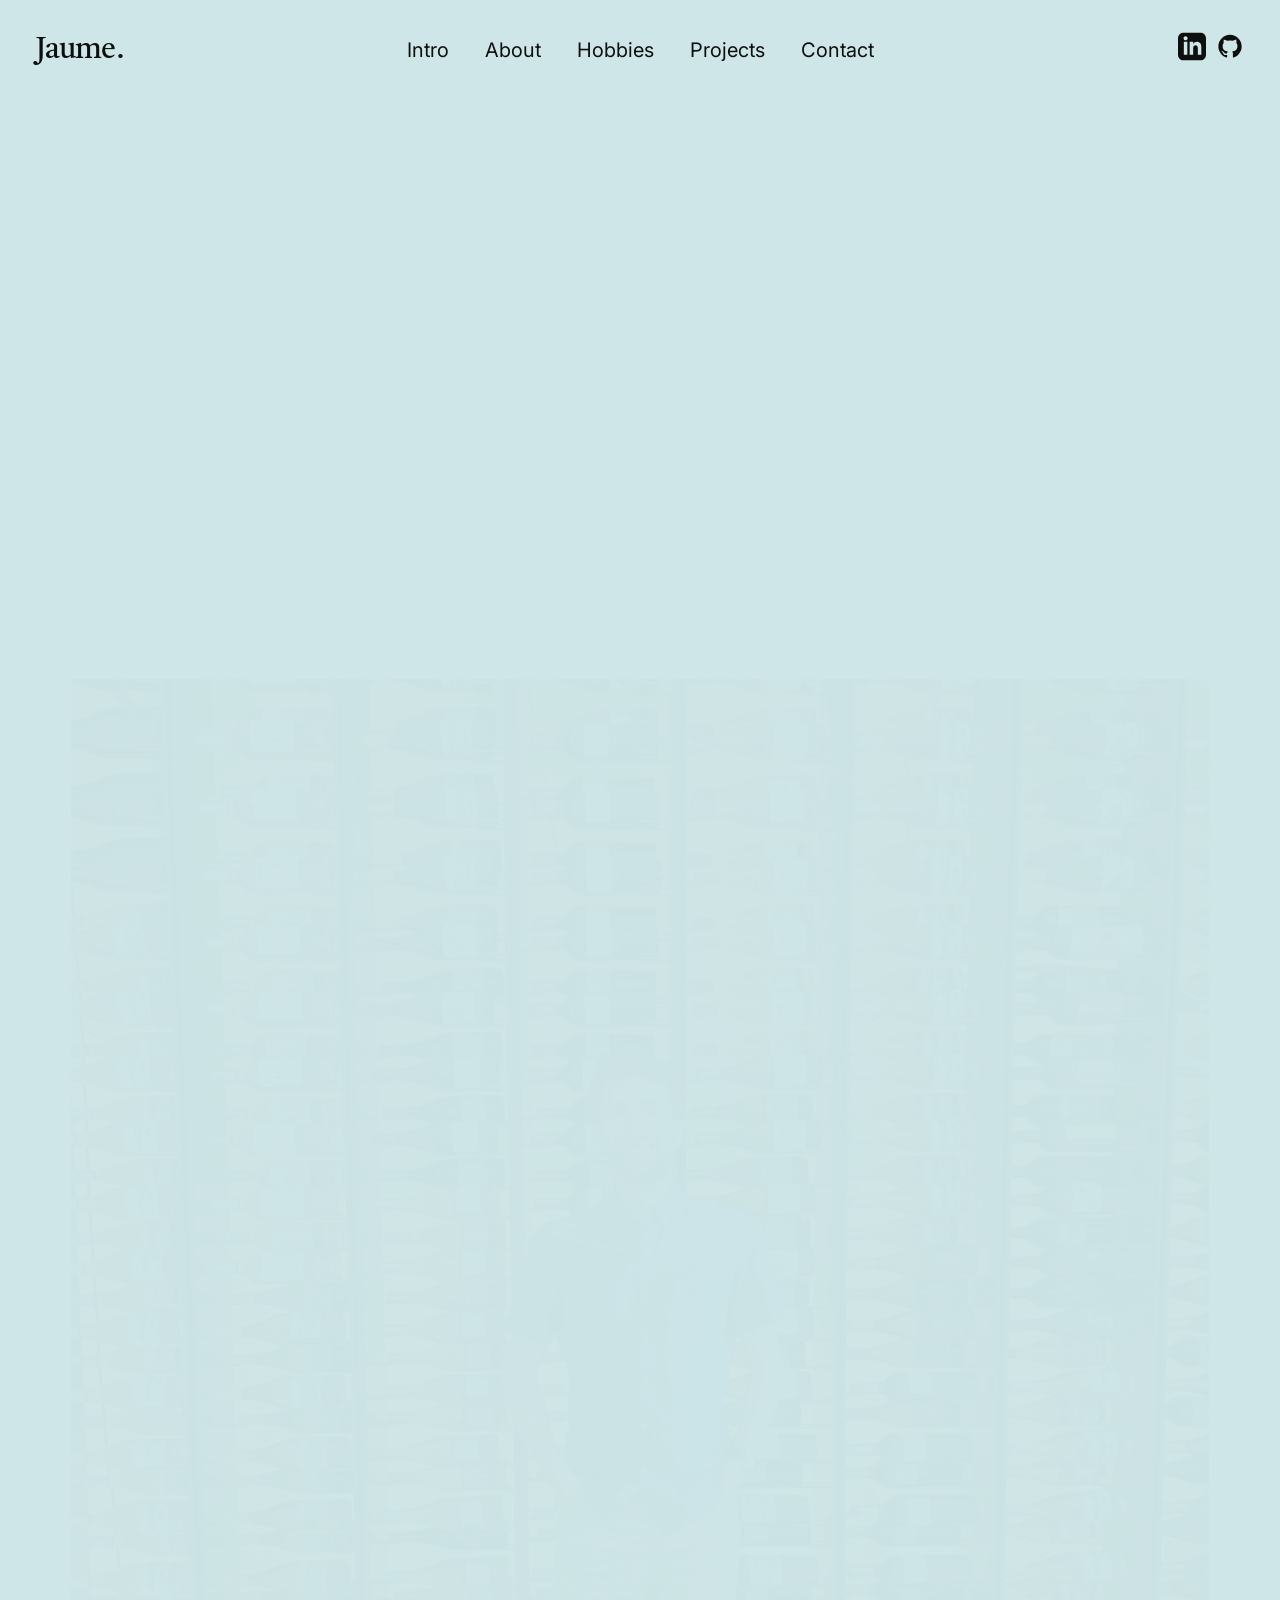
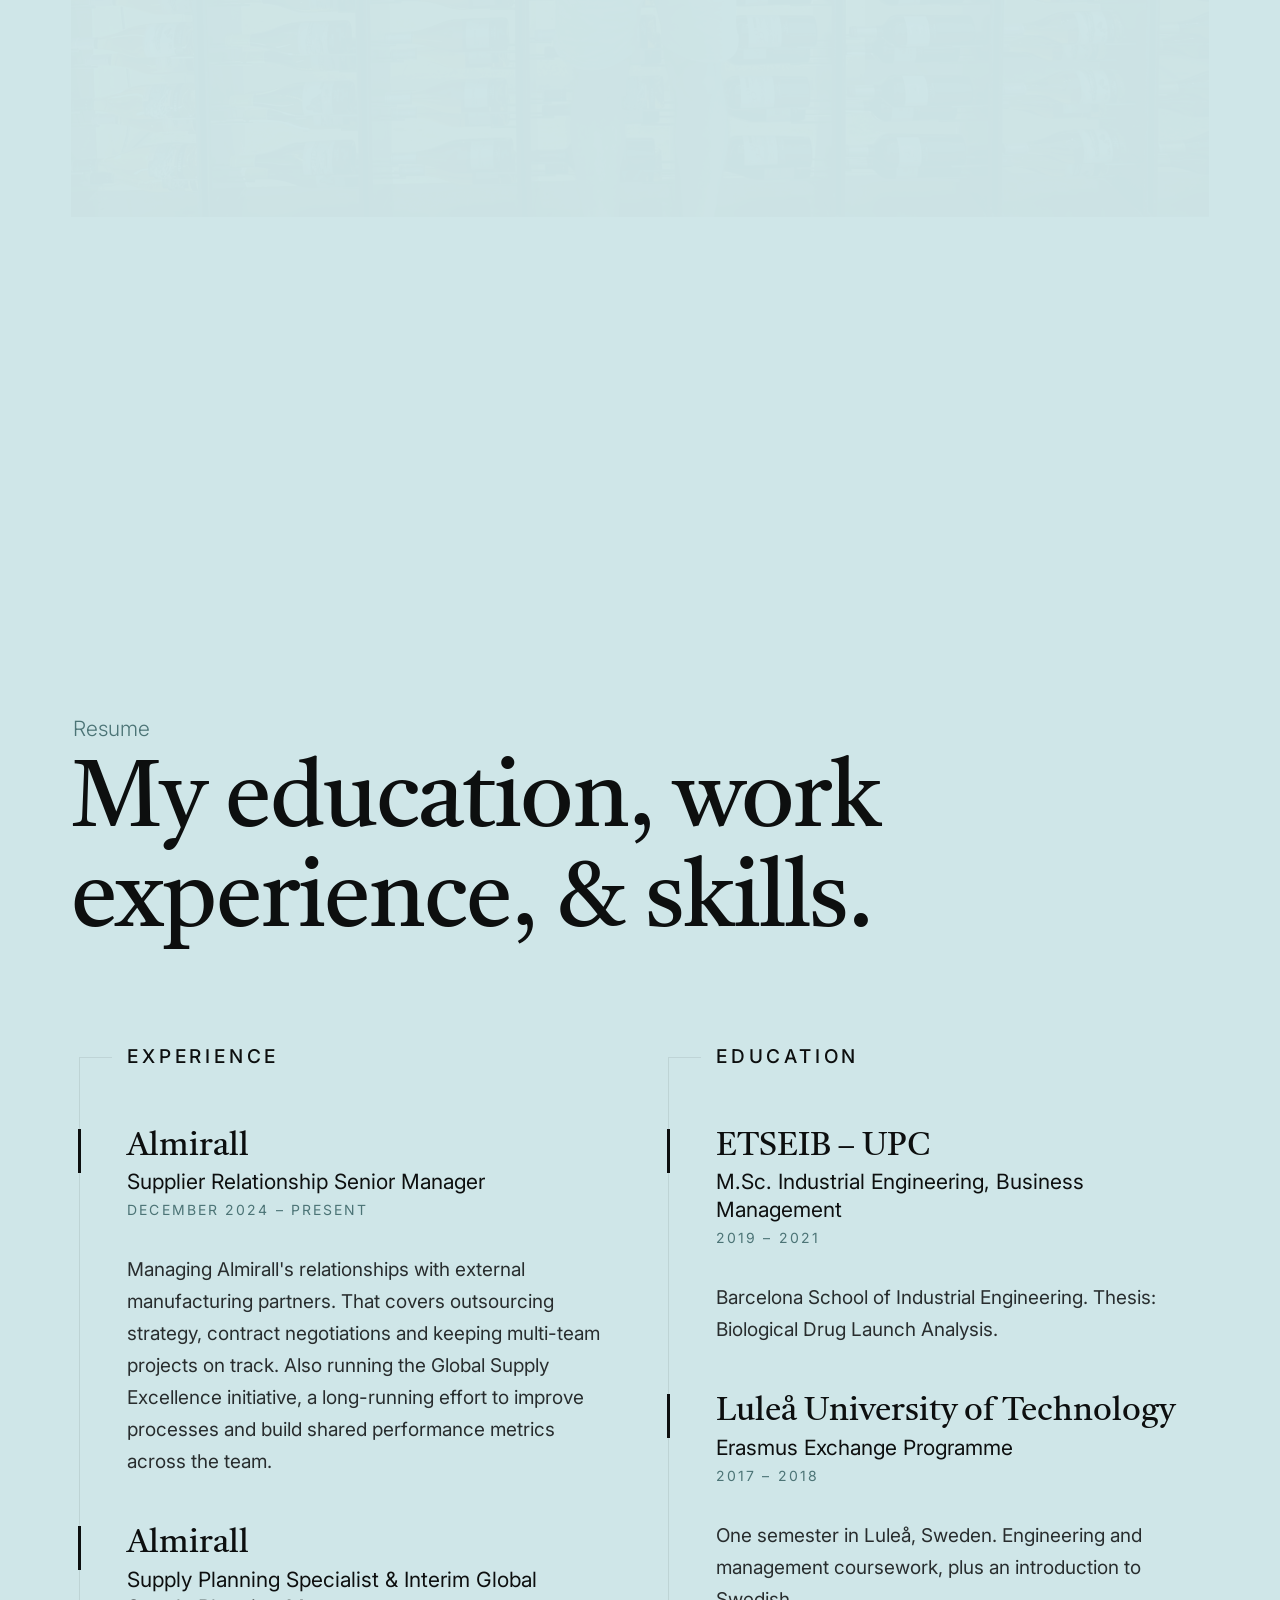
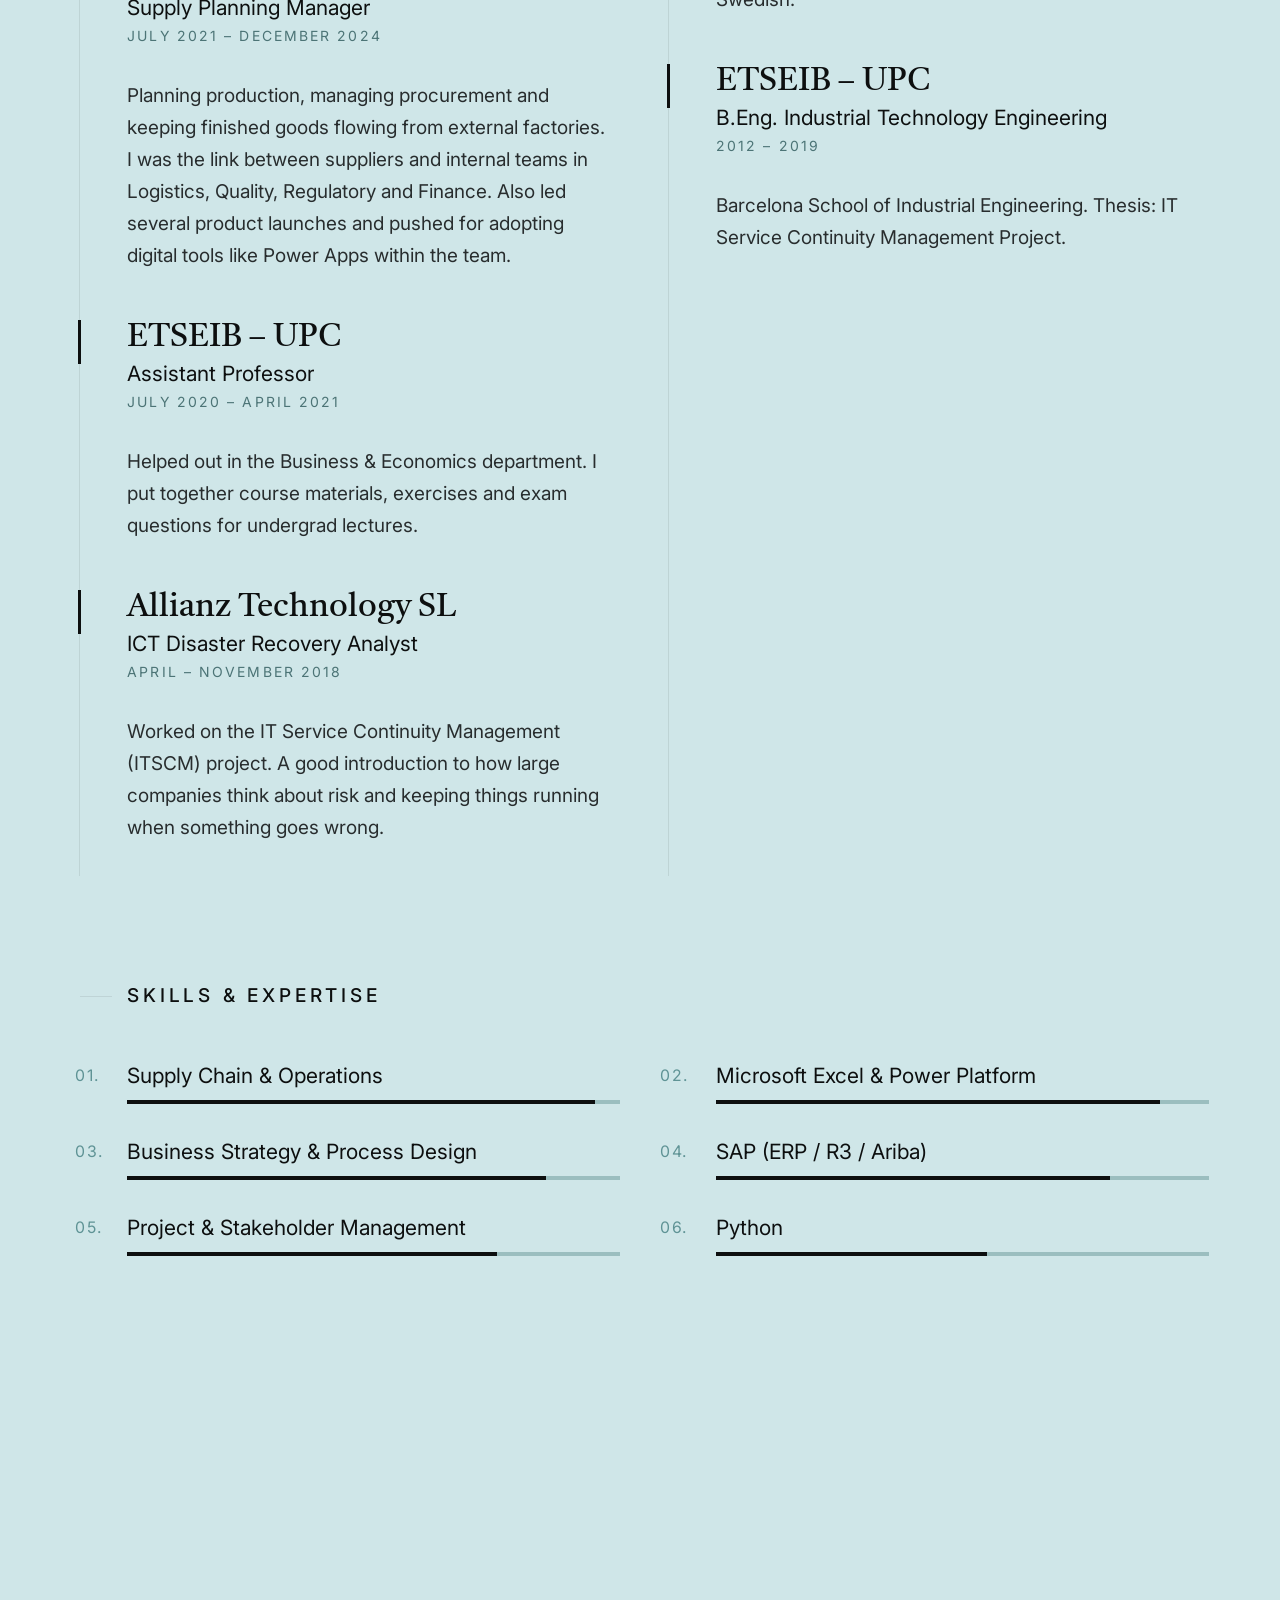
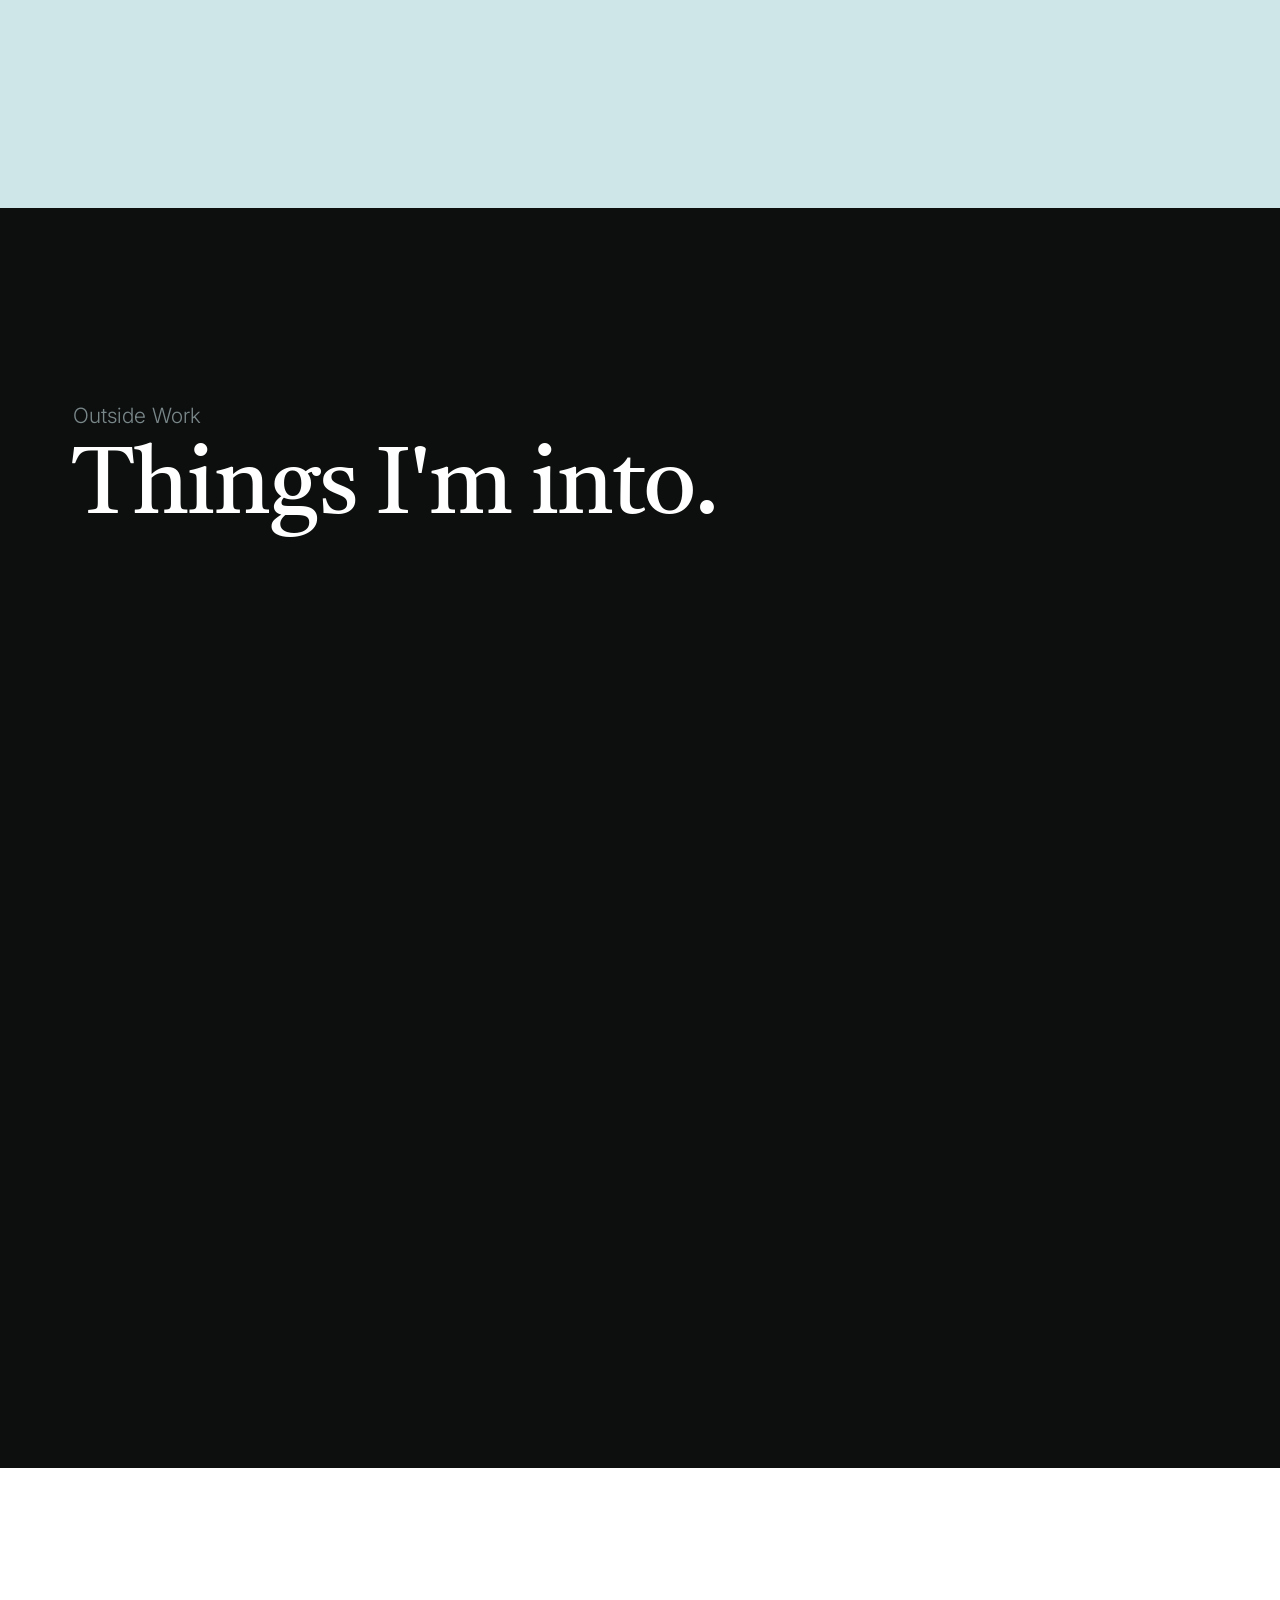
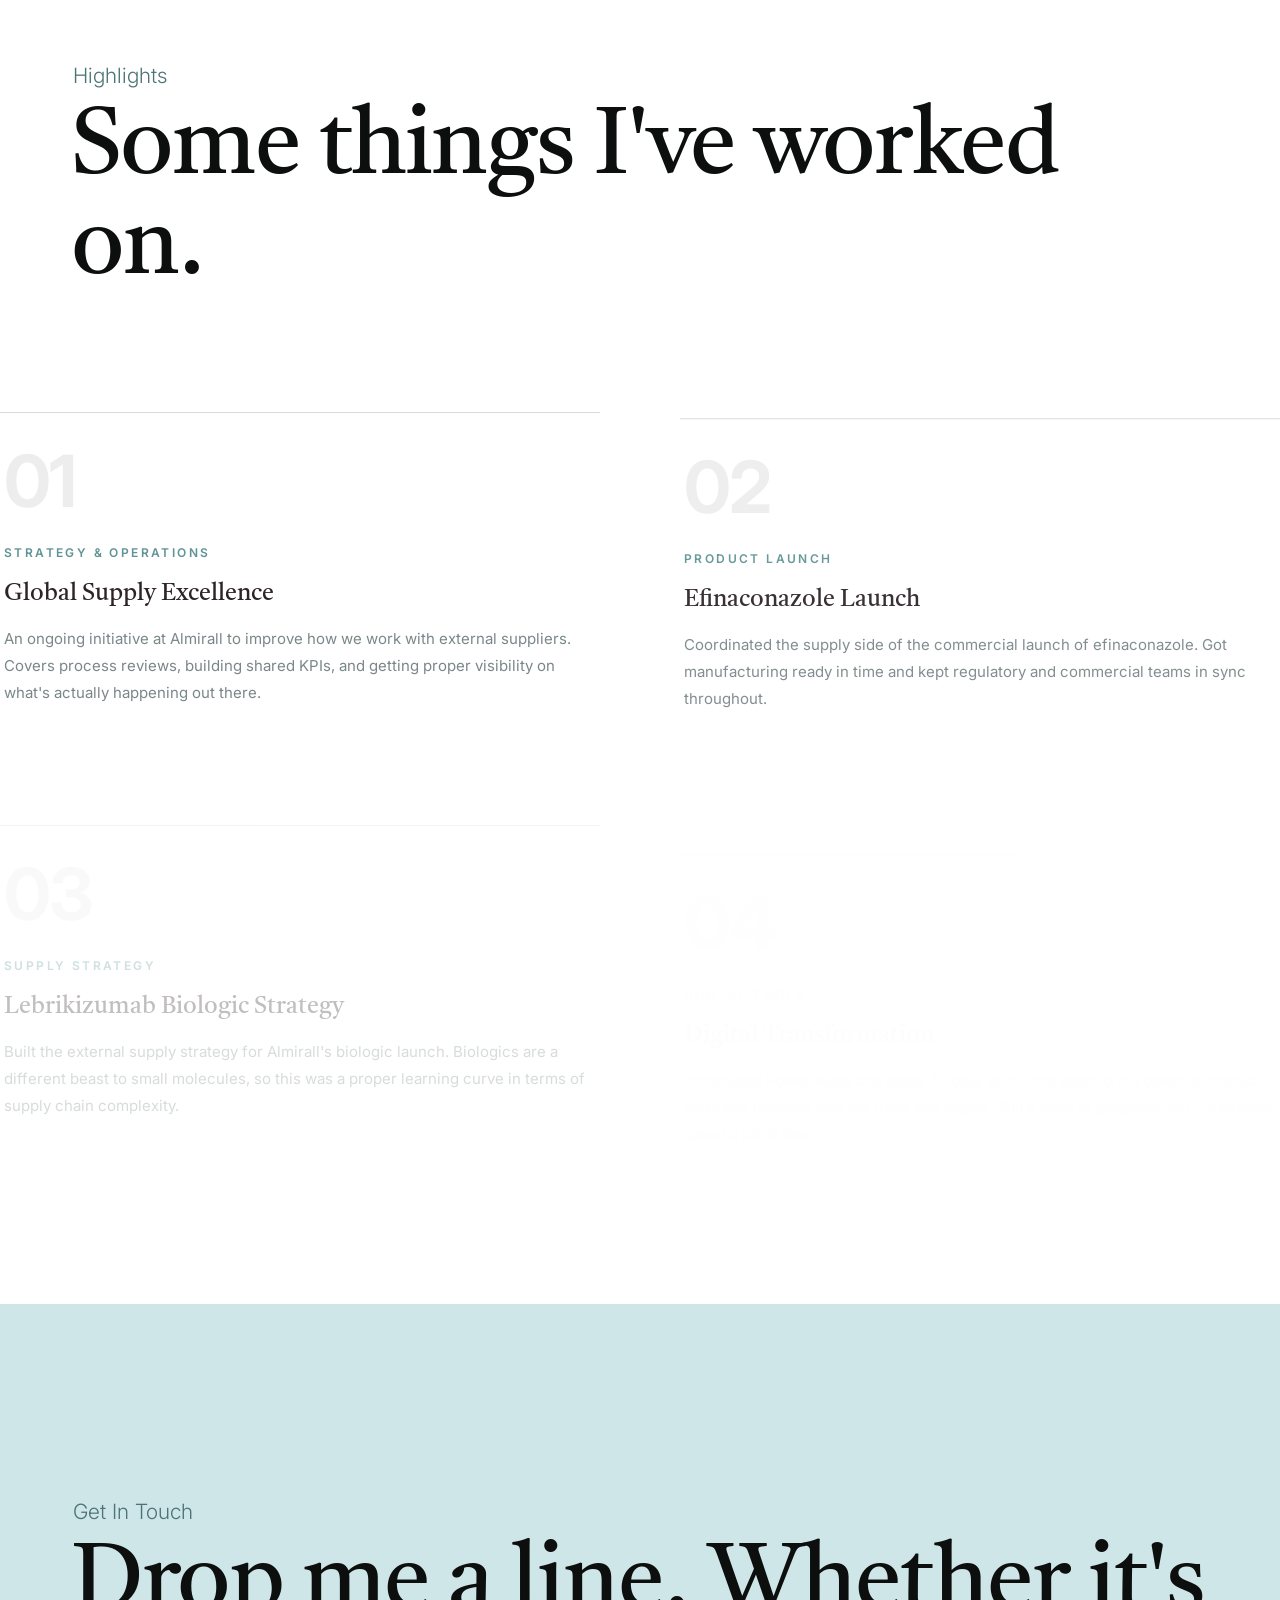
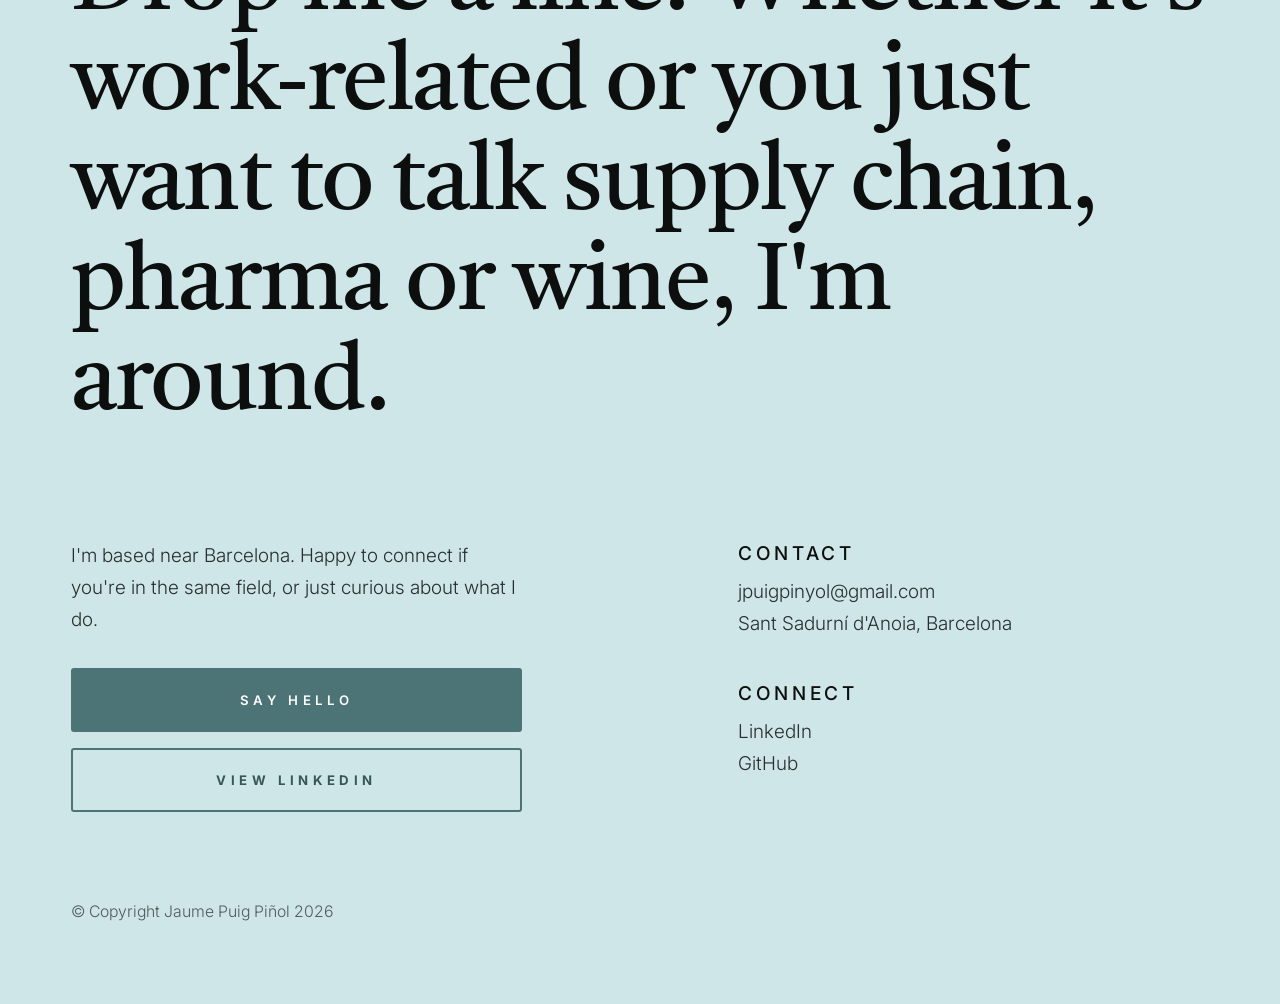
<file: index.html>
<!DOCTYPE html>
<html lang="en" class="no-js" >
<head>

    <meta charset="utf-8">
    <meta name="viewport" content="width=device-width, initial-scale=1">
    <title>Jaume Puig Piñol</title>

    <script>
        document.documentElement.classList.remove('no-js');
        document.documentElement.classList.add('js');
    </script>

    <link rel="stylesheet" href="css/vendor.css">
    <link rel="stylesheet" href="css/styles.css">

    <link rel="apple-touch-icon" sizes="180x180" href="apple-touch-icon.png">
    <link rel="icon" type="image/png" sizes="32x32" href="favicon-32x32.png">
    <link rel="icon" type="image/png" sizes="16x16" href="favicon-16x16.png">
    <link rel="manifest" href="site.webmanifest">

</head>

<body id="top">

    <div id="preloader">
        <div id="loader" class="line"></div>
    </div>

    <div id="page" class="s-pagewrap">


        <!-- # site header
        ================================================== -->
        <header id="masthead" class="s-header">

            <div class="s-header__block">
                <div class="s-header__branding">
                    <p class="site-title">
                        <a href="index.html" rel="home">Jaume.</a>
                    </p>
                </div>
                <a class="s-header__menu-toggle" href="#0"><span>Menu</span></a>
            </div>

            <div class="row s-header__nav-wrap">

                <nav class="s-header__nav">
                    <ul>
                        <li class="current"><a href="#intro" class="smoothscroll">Intro</a></li>
                        <li><a href="#about" class="smoothscroll">About</a></li>
                        <li><a href="#hobbies" class="smoothscroll">Hobbies</a></li>
                        <li><a href="#works" class="smoothscroll">Projects</a></li>
                        <li><a href="#colophon" class="smoothscroll">Contact</a></li>
                    </ul>
                </nav>

                <ul class="s-header__social">
                    <li>
                        <a href="https://www.linkedin.com/in/jaumepuig/" target="_blank" rel="noopener">
                            <svg xmlns="http://www.w3.org/2000/svg" width="24" height="24" viewBox="0 0 24 24" style="fill:rgba(0, 0, 0, 1)"><path d="M19 0h-14c-2.761 0-5 2.239-5 5v14c0 2.761 2.239 5 5 5h14c2.762 0 5-2.239 5-5v-14c0-2.761-2.238-5-5-5zm-11 19h-3v-11h3v11zm-1.5-12.268c-.966 0-1.75-.79-1.75-1.764s.784-1.764 1.75-1.764 1.75.79 1.75 1.764-.783 1.764-1.75 1.764zm13.5 12.268h-3v-5.604c0-3.368-4-3.113-4 0v5.604h-3v-11h3v1.765c1.396-2.586 7-2.777 7 2.476v6.759z"/></svg>
                            <span class="u-screen-reader-text">LinkedIn</span>
                        </a>
                    </li>
                    <li>
                        <a href="https://github.com/Jay-Hill-AI" target="_blank" rel="noopener">
                            <svg xmlns="http://www.w3.org/2000/svg" width="24" height="24" viewBox="0 0 24 24" style="fill: rgba(0, 0, 0, 1)"><path fill-rule="evenodd" clip-rule="evenodd" d="M12.026 2c-5.509 0-9.974 4.465-9.974 9.974 0 4.406 2.857 8.145 6.821 9.465.499.09.679-.217.679-.481 0-.237-.008-.865-.011-1.696-2.775.602-3.361-1.338-3.361-1.338-.452-1.152-1.107-1.459-1.107-1.459-.905-.619.069-.605.069-.605 1.002.07 1.527 1.028 1.527 1.028.89 1.524 2.336 1.084 2.902.829.091-.645.351-1.085.635-1.334-2.214-.251-4.542-1.107-4.542-4.93 0-1.087.389-1.979 1.024-2.675-.101-.253-.446-1.268.099-2.64 0 0 .837-.269 2.742 1.021a9.582 9.582 0 0 1 2.496-.336 9.554 9.554 0 0 1 2.496.336c1.906-1.291 2.742-1.021 2.742-1.021.545 1.372.203 2.387.099 2.64.64.696 1.024 1.587 1.024 2.675 0 3.833-2.33 4.675-4.552 4.922.355.308.675.916.675 1.846 0 1.334-.012 2.41-.012 2.737 0 .267.178.577.687.479C19.146 20.115 22 16.379 22 11.974 22 6.465 17.535 2 12.026 2z"></path></svg>
                            <span class="u-screen-reader-text">Github</span>
                        </a>
                    </li>
                </ul>

            </div>

        </header>


        <!-- # intro
        ================================================== -->
        <section id="intro" class="s-intro">

            <div class="row">
                <div class="column lg-12 s-intro__content">

                    <div class="s-intro__text">
                        <h1 class="s-intro__text-huge animate-on-load">
                            Jaume Puig Piñol
                        </h1>
                    </div>

                    <div class="s-intro__bg"></div>

                </div>
            </div>

        </section>


        <!-- # about
        ================================================== -->
        <section id="about" class="s-about">

            <div class="s-about__block s-about__intro">
                <div class="row">
                    <div class="column lg-12">
                        <h2 class="text-pretitle animate-on-load">About Me</h2>

                        <p class="attention-getter animate-on-load">
                        Industrial engineer turned supply chain professional. I work at Almirall, a pharma company
                        based in Barcelona, managing relationships with external manufacturing partners. Day to day
                        that means contracts, suppliers, projects and a fair amount of spreadsheets, all with the
                        goal of getting medicines out the door on time.
                        </p>
                    </div>
                </div>
            </div>


            <div class="s-about__block s-about__career">

                <div class="row s-about__career-header">
                    <div class="column lg-12">
                        <h2 class="text-pretitle">Resume</h2>

                        <p class="text-huge-title">
                        My education, work experience, & skills.
                        </p>
                    </div>
                </div>

                <div class="row s-about__timeline" data-animate-block>

                    <div class="column lg-6 stack-on-900 s-about__timeline-section" data-animate-el>

                        <h2 class="text-subtitle">Experience</h2>

                        <div class="timeline">

                            <div class="timeline__block">
                                <div class="timeline__bullet"></div>
                                <div class="timeline__header">
                                    <h4 class="timeline__title">Almirall</h4>
                                    <h5 class="timeline__meta">Supplier Relationship Senior Manager</h5>
                                    <p class="timeline__timeframe">December 2024 – Present</p>
                                </div>
                                <div class="timeline__desc">
                                    <p>Managing Almirall's relationships with external manufacturing partners. That covers outsourcing strategy, contract negotiations and keeping multi-team projects on track. Also running the Global Supply Excellence initiative, a long-running effort to improve processes and build shared performance metrics across the team.</p>
                                </div>
                            </div>

                            <div class="timeline__block">
                                <div class="timeline__bullet"></div>
                                <div class="timeline__header">
                                    <h4 class="timeline__title">Almirall</h4>
                                    <h5 class="timeline__meta">Supply Planning Specialist & Interim Global Supply Planning Manager</h5>
                                    <p class="timeline__timeframe">July 2021 – December 2024</p>
                                </div>
                                <div class="timeline__desc">
                                    <p>Planning production, managing procurement and keeping finished goods flowing from external factories. I was the link between suppliers and internal teams in Logistics, Quality, Regulatory and Finance. Also led several product launches and pushed for adopting digital tools like Power Apps within the team.</p>
                                </div>
                            </div>

                            <div class="timeline__block">
                                <div class="timeline__bullet"></div>
                                <div class="timeline__header">
                                    <h4 class="timeline__title">ETSEIB – UPC</h4>
                                    <h5 class="timeline__meta">Assistant Professor</h5>
                                    <p class="timeline__timeframe">July 2020 – April 2021</p>
                                </div>
                                <div class="timeline__desc">
                                    <p>Helped out in the Business & Economics department. I put together course materials, exercises and exam questions for undergrad lectures.</p>
                                </div>
                            </div>

                            <div class="timeline__block">
                                <div class="timeline__bullet"></div>
                                <div class="timeline__header">
                                    <h4 class="timeline__title">Allianz Technology SL</h4>
                                    <h5 class="timeline__meta">ICT Disaster Recovery Analyst</h5>
                                    <p class="timeline__timeframe">April – November 2018</p>
                                </div>
                                <div class="timeline__desc">
                                    <p>Worked on the IT Service Continuity Management (ITSCM) project. A good introduction to how large companies think about risk and keeping things running when something goes wrong.</p>
                                </div>
                            </div>

                        </div>

                    </div>

                    <div class="column lg-6 stack-on-900 s-about__timeline-section" data-animate-el>

                        <h2 class="text-subtitle">Education</h2>

                        <div class="timeline">

                            <div class="timeline__block">
                                <div class="timeline__bullet"></div>
                                <div class="timeline__header">
                                    <h4 class="timeline__title">ETSEIB – UPC</h4>
                                    <h5 class="timeline__meta">M.Sc. Industrial Engineering, Business Management</h5>
                                    <p class="timeline__timeframe">2019 – 2021</p>
                                </div>
                                <div class="timeline__desc">
                                    <p>Barcelona School of Industrial Engineering. Thesis: Biological Drug Launch Analysis.</p>
                                </div>
                            </div>

                            <div class="timeline__block">
                                <div class="timeline__bullet"></div>
                                <div class="timeline__header">
                                    <h4 class="timeline__title">Luleå University of Technology</h4>
                                    <h5 class="timeline__meta">Erasmus Exchange Programme</h5>
                                    <p class="timeline__timeframe">2017 – 2018</p>
                                </div>
                                <div class="timeline__desc">
                                    <p>One semester in Luleå, Sweden. Engineering and management coursework, plus an introduction to Swedish.</p>
                                </div>
                            </div>

                            <div class="timeline__block">
                                <div class="timeline__bullet"></div>
                                <div class="timeline__header">
                                    <h4 class="timeline__title">ETSEIB – UPC</h4>
                                    <h5 class="timeline__meta">B.Eng. Industrial Technology Engineering</h5>
                                    <p class="timeline__timeframe">2012 – 2019</p>
                                </div>
                                <div class="timeline__desc">
                                    <p>Barcelona School of Industrial Engineering. Thesis: IT Service Continuity Management Project.</p>
                                </div>
                            </div>

                        </div>

                    </div>

                </div>

                <div class="row s-about__skills" data-animate-block>
                    <div class="column lg-12" data-animate-el>

                        <h2 class="text-subtitle">Skills & Expertise</h2>

                        <ul class="skill-bars">
                            <li>
                                <div class="progress percent95"></div>
                                <strong>Supply Chain & Operations</strong>
                            </li>
                            <li>
                                <div class="progress percent90"></div>
                                <strong>Microsoft Excel & Power Platform</strong>
                            </li>
                            <li>
                                <div class="progress percent85"></div>
                                <strong>Business Strategy & Process Design</strong>
                            </li>
                            <li>
                                <div class="progress percent80"></div>
                                <strong>SAP (ERP / R3 / Ariba)</strong>
                            </li>
                            <li>
                                <div class="progress percent75"></div>
                                <strong>Project & Stakeholder Management</strong>
                            </li>
                            <li>
                                <div class="progress percent55"></div>
                                <strong>Python</strong>
                            </li>
                        </ul>

                    </div>
                </div>

                <div class="row s-about__clients" data-animate-block>
                    <div class="column lg-12" data-animate-el>

                        <h2 class="text-pretitle">Languages</h2>

                        <ul class="clients-list text-huge-title">
                            <li>Catalan</li>
                            <li>Spanish</li>
                            <li>English (C2)</li>
                            <li>French (A2)</li>
                        </ul>

                    </div>
                </div>

            </div>

        </section>


        <!-- # hobbies
        ================================================== -->
        <section id="hobbies" class="s-hobbies">

            <div class="row">
                <div class="column lg-12">
                    <h2 class="text-pretitle">Outside Work</h2>
                    <p class="text-huge-title">
                    Things I'm into.
                    </p>
                </div>
            </div>

            <div class="hobbies-grid" data-animate-block>

                <div class="hobby-item" data-animate-el>
                    <div class="hobby-item__img" style="background-image: url(images/hobbies/wine.jpg)"></div>
                    <div class="hobby-item__overlay">
                        <h4 class="hobby-item__title">Wine, Cava &amp; Corpinnat</h4>
                        <p class="hobby-item__desc">Grew up in the Penedès region, so wine was never going to be optional. Learning about grapes, producers and appellations, mostly by drinking them.</p>
                    </div>
                </div>

                <div class="hobby-item" data-animate-el>
                    <div class="hobby-item__img" style="background-image: url(images/hobbies/food.jpg)"></div>
                    <div class="hobby-item__overlay">
                        <h4 class="hobby-item__title">Food</h4>
                        <p class="hobby-item__desc">Not a cook, but I love eating out and trying new things. Any cuisine, any price range. Always up for it.</p>
                    </div>
                </div>

                <div class="hobby-item" data-animate-el>
                    <div class="hobby-item__img" style="background-image: url(images/hobbies/running.jpg)"></div>
                    <div class="hobby-item__overlay">
                        <h4 class="hobby-item__title">Running</h4>
                        <p class="hobby-item__desc">My way of switching off. Just lace up and go. Sant Sadurní has great trails very close by for when the road gets boring. Check my stats <a href="/run" class="hobby-item__link">here</a>.</p>
                    </div>
                </div>

                <div class="hobby-item" data-animate-el>
                    <div class="hobby-item__img" style="background-image: url(images/hobbies/travel.jpg)"></div>
                    <div class="hobby-item__overlay">
                        <h4 class="hobby-item__title">Travel</h4>
                        <p class="hobby-item__desc">The Erasmus in Sweden was a good shove. I've kept at it since, mostly chasing good food and places that feel a bit different. Still plenty on the list.</p>
                    </div>
                </div>

                <div class="hobby-item" data-animate-el>
                    <div class="hobby-item__img" style="background-image: url(images/hobbies/reading.jpg)"></div>
                    <div class="hobby-item__overlay">
                        <h4 class="hobby-item__title">Reading</h4>
                        <p class="hobby-item__desc">All kinds of books, fiction included. The hard part is finding the time, not choosing what to read next.</p>
                    </div>
                </div>

                <div class="hobby-item" data-animate-el>
                    <div class="hobby-item__img" style="background-image: url(images/hobbies/tech.jpg)"></div>
                    <div class="hobby-item__overlay">
                        <h4 class="hobby-item__title">Tech &amp; AI</h4>
                        <p class="hobby-item__desc">Interesting to me, not just useful for work. I tinker with AI tools, build small automations and try to keep up with what's coming. This website is exhibit A.</p>
                    </div>
                </div>

            </div>

        </section>


        <!-- # projects
        ================================================== -->
        <section id="works" class="s-works">

            <div class="row">
                <div class="column lg-12">
                    <h2 class="text-pretitle">Highlights</h2>

                    <p class="text-huge-title">
                    Some things I've worked on.
                    </p>
                </div>
            </div>

            <ul class="works-list" data-animate-block>

                <li class="works-item" data-animate-el>
                    <span class="works-item__num">01</span>
                    <div class="works-item__body">
                        <span class="works-item__cat">Strategy &amp; Operations</span>
                        <h4 class="works-item__title">Global Supply Excellence</h4>
                        <p class="works-item__desc">An ongoing initiative at Almirall to improve how we work with external suppliers. Covers process reviews, building shared KPIs, and getting proper visibility on what's actually happening out there.</p>
                    </div>
                </li>

                <li class="works-item" data-animate-el>
                    <span class="works-item__num">02</span>
                    <div class="works-item__body">
                        <span class="works-item__cat">Product Launch</span>
                        <h4 class="works-item__title">Efinaconazole Launch</h4>
                        <p class="works-item__desc">Coordinated the supply side of the commercial launch of efinaconazole. Got manufacturing ready in time and kept regulatory and commercial teams in sync throughout.</p>
                    </div>
                </li>

                <li class="works-item" data-animate-el>
                    <span class="works-item__num">03</span>
                    <div class="works-item__body">
                        <span class="works-item__cat">Supply Strategy</span>
                        <h4 class="works-item__title">Lebrikizumab Biologic Strategy</h4>
                        <p class="works-item__desc">Built the external supply strategy for Almirall's biologic launch. Biologics are a different beast to small molecules, so this was a proper learning curve in terms of supply chain complexity.</p>
                    </div>
                </li>

                <li class="works-item" data-animate-el>
                    <span class="works-item__num">04</span>
                    <div class="works-item__body">
                        <span class="works-item__cat">Digital Tools</span>
                        <h4 class="works-item__title">Digital Transformation</h4>
                        <p class="works-item__desc">Introduced Power Apps and some AI tools within the team to cut down on manual work and improve how we track and report. Still a work in progress, but it's already saved a lot of time.</p>
                    </div>
                </li>

            </ul>

        </section>


        <!-- # site footer / contact
        ================================================== -->
        <footer id="colophon" class="s-footer">

            <div class="row s-footer__contact-header">
                <div class="column lg-12">
                    <h2 class="text-pretitle">Get In Touch</h2>

                    <p class="text-huge-title">
                        Drop me a line. Whether it's work-related or you just want to talk supply chain, pharma or wine, I'm around.
                    </p>
                </div>
            </div>

            <div class="row s-footer__contact-content">

                <div class="column lg-5 md-6 stack-on-900 left-block">
                    <p>
                    I'm based near Barcelona. Happy to connect if you're in the same field, or just curious about what I do.

                    <div class="s-footer__buttons">
                        <a href="mailto:jpuigpinyol@gmail.com" class="btn btn--primary u-fullwidth">Say Hello</a>
                        <a href="https://www.linkedin.com/in/jaumepuig/" target="_blank" rel="noopener" class="btn btn--stroke u-fullwidth">View LinkedIn</a>
                    </div>

                    </p>
                </div>

                <div class="column lg-4 md-5 stack-on-900 right-block">

                    <div class="s-footer__contact-info">
                        <h2 class="text-subtitle">Contact</h2>
                        <ul class="link-list">
                            <li><a href="mailto:jpuigpinyol@gmail.com">jpuigpinyol@gmail.com</a></li>
                            <li>Sant Sadurní d'Anoia, Barcelona</li>
                        </ul>
                    </div>

                    <div class="s-footer__social">
                        <h2 class="text-subtitle">Connect</h2>
                        <ul class="link-list">
                            <li><a href="https://www.linkedin.com/in/jaumepuig/" target="_blank" rel="noopener">LinkedIn</a></li>
                            <li><a href="https://github.com/Jay-Hill-AI" target="_blank" rel="noopener">GitHub</a></li>
                        </ul>
                    </div>

                </div>
            </div>

            <div class="row s-footer__bottom">
                <div class="column ss-copyright">
                    <span>© Copyright Jaume Puig Piñol 2026</span>
                </div>

                <div class="ss-go-top">
                    <a class="smoothscroll" title="Back to Top" href="#top">
                        <svg xmlns="http://www.w3.org/2000/svg" width="24" height="24" viewBox="0 0 24 24" style="fill: rgba(0, 0, 0, 1)"><path d="M6 4h12v2H6zm5 10v6h2v-6h5l-6-6-6 6z"></path></svg>
                    </a>
                </div>
            </div>

        </footer>

    </div>


    <!-- photoswipe background
    ================================================== -->
    <div aria-hidden="true" class="pswp" role="dialog" tabindex="-1">

        <div class="pswp__bg"></div>
        <div class="pswp__scroll-wrap">

            <div class="pswp__container">
                <div class="pswp__item"></div>
                <div class="pswp__item"></div>
                <div class="pswp__item"></div>
            </div>

            <div class="pswp__ui pswp__ui--hidden">
                <div class="pswp__top-bar">
                    <div class="pswp__counter"></div><button class="pswp__button pswp__button--close" title="Close (Esc)"></button> <button class="pswp__button pswp__button--share" title="Share"></button> <button class="pswp__button pswp__button--fs" title="Toggle fullscreen"></button> <button class="pswp__button pswp__button--zoom" title="Zoom in/out"></button>
                    <div class="pswp__preloader">
                        <div class="pswp__preloader__icn">
                            <div class="pswp__preloader__cut">
                                <div class="pswp__preloader__donut"></div>
                            </div>
                        </div>
                    </div>
                </div>
                <div class="pswp__share-modal pswp__share-modal--hidden pswp__single-tap">
                    <div class="pswp__share-tooltip"></div>
                </div><button class="pswp__button pswp__button--arrow--left" title="Previous (arrow left)"></button> <button class="pswp__button pswp__button--arrow--right" title="Next (arrow right)"></button>
                <div class="pswp__caption">
                    <div class="pswp__caption__center"></div>
                </div>
            </div>

        </div>

    </div>


    <script src="js/plugins.js"></script>
    <script src="js/main.js"></script>

</body>
</html>
</file>
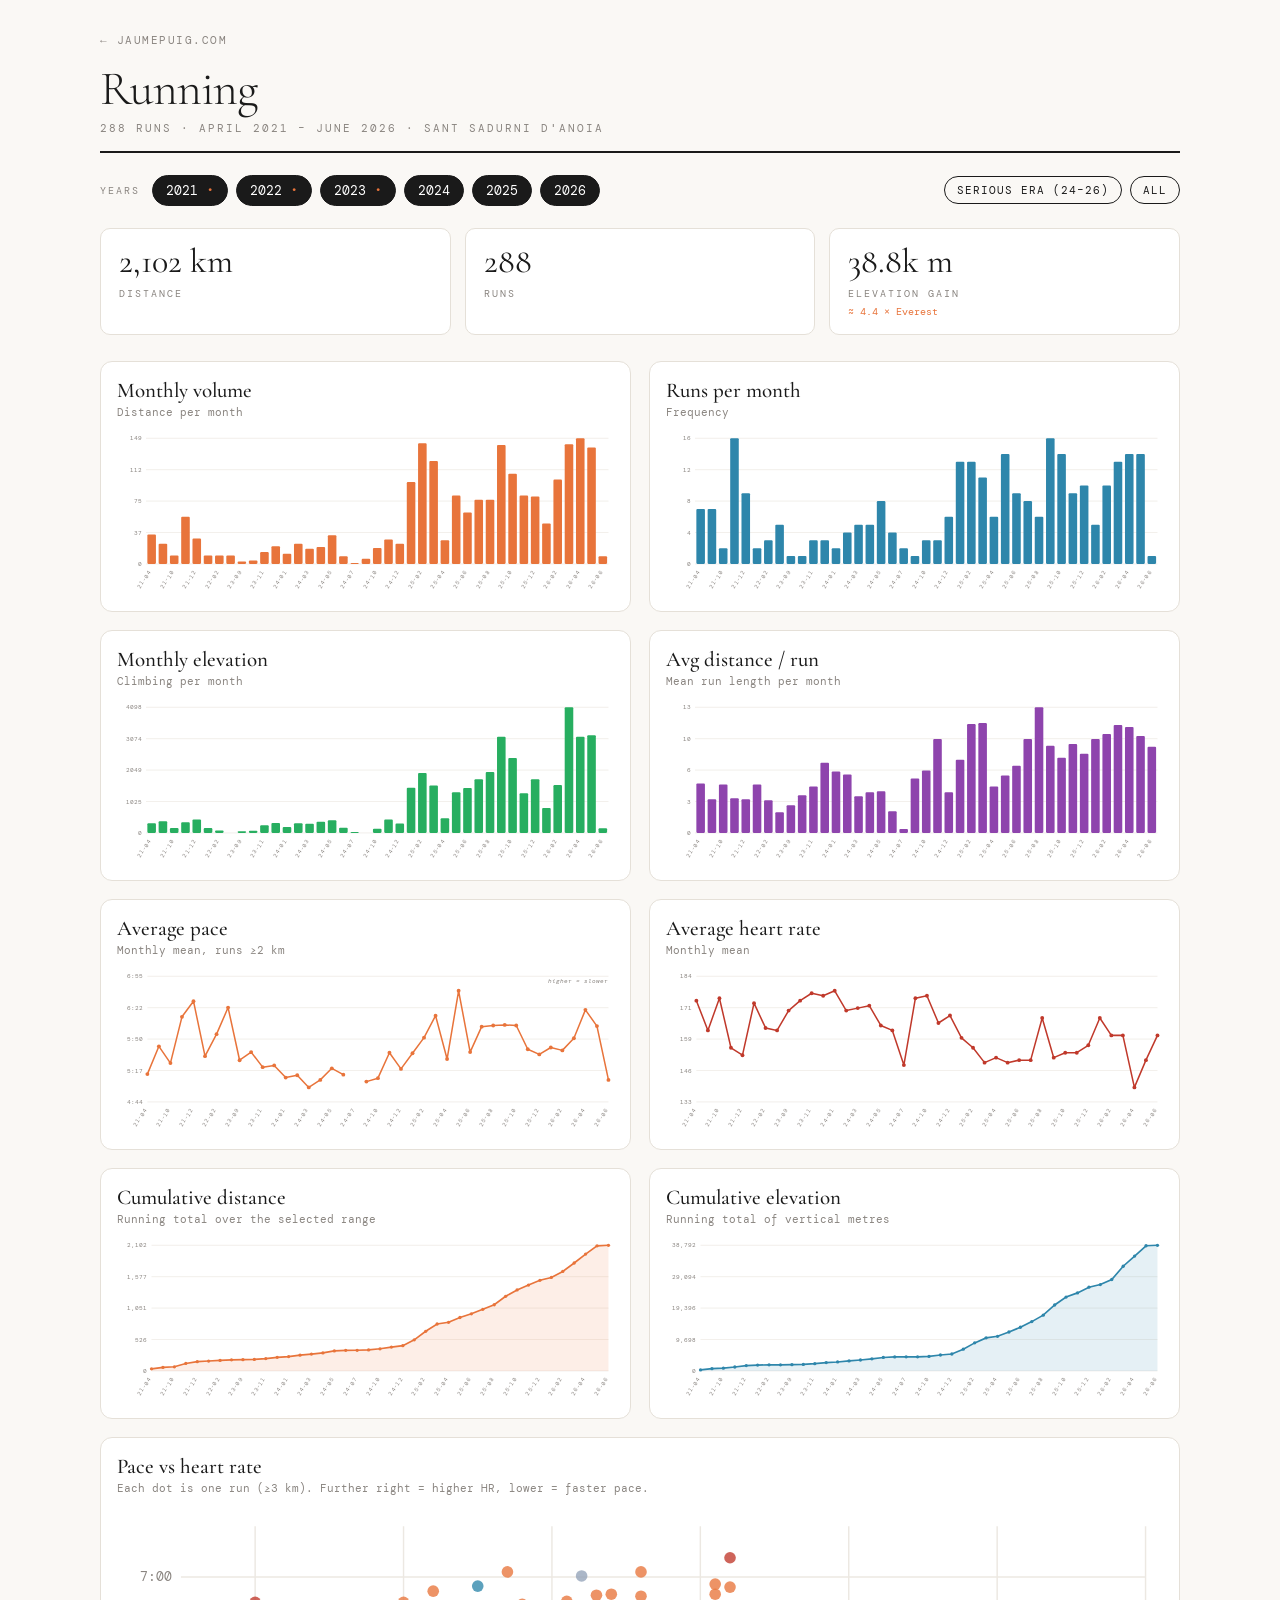
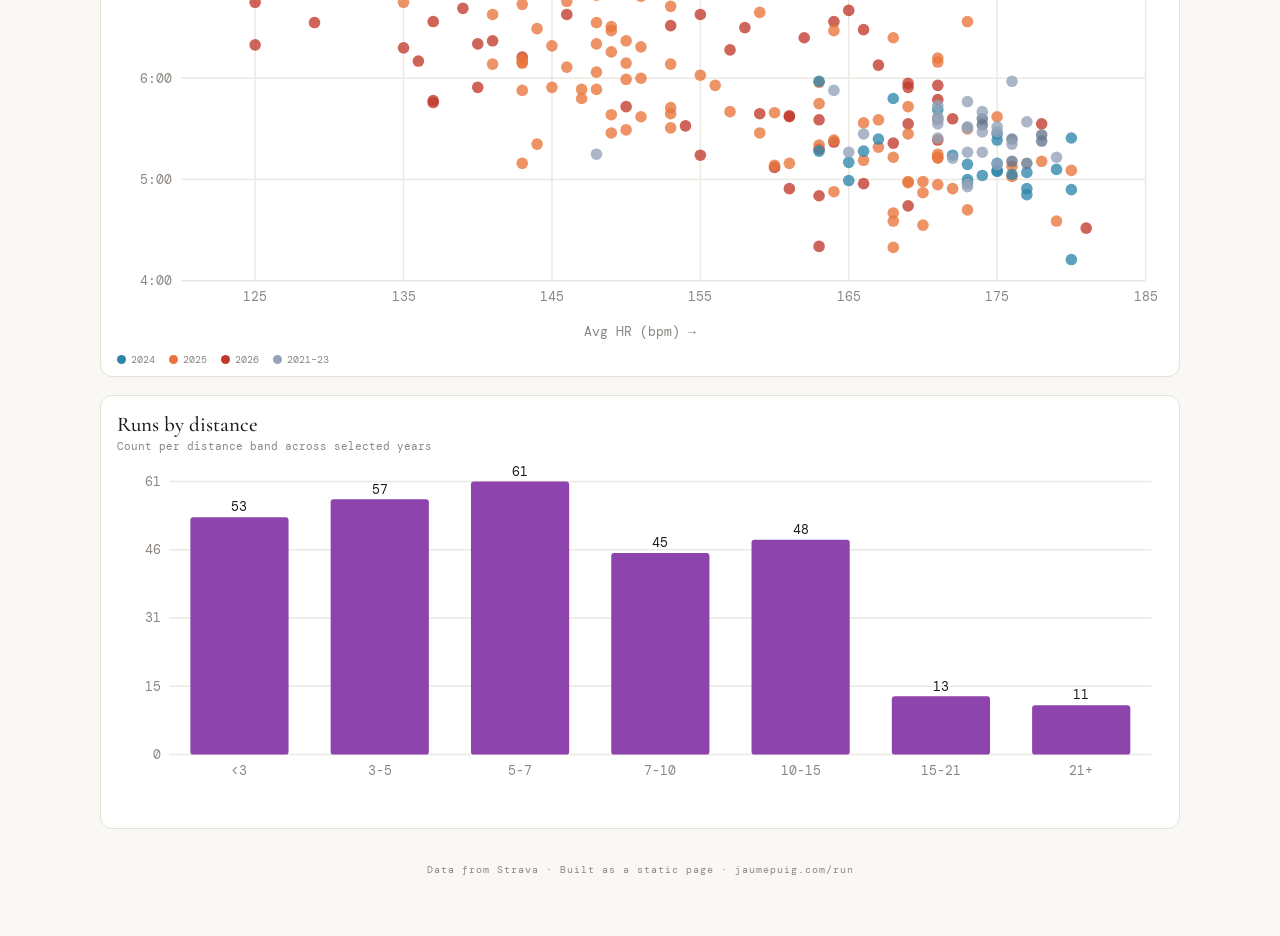
<file: run.html>
<!DOCTYPE html>
<html lang="en">
<head>
<meta charset="utf-8">
<meta name="viewport" content="width=device-width, initial-scale=1">
<title>Running — Jaume Puig Piñol</title>
<meta name="description" content="Running stats and charts — 288 runs, April 2021 to June 2026.">
<link rel="apple-touch-icon" sizes="180x180" href="/apple-touch-icon.png">
<link rel="icon" type="image/png" sizes="32x32" href="/favicon-32x32.png">
<link rel="icon" type="image/png" sizes="16x16" href="/favicon-16x16.png">
<link rel="preconnect" href="https://fonts.googleapis.com">
<link rel="preconnect" href="https://fonts.gstatic.com" crossorigin>
<link href="https://fonts.googleapis.com/css2?family=Cormorant+Garamond:wght@300;400;500&family=DM+Mono:wght@400;500&display=swap" rel="stylesheet">
<style>html,body{margin:0;padding:0;background:#faf8f5;}</style>
</head>
<body>
<div id="root"></div>
<script>
const MONTHLY = [
  {ym:"2021-04",year:2021,dist:35,runs:7,elev:314,avgdist:5.0,pace:5.22,hr:174},
  {ym:"2021-05",year:2021,dist:24,runs:7,elev:383,avgdist:3.4,pace:5.7,hr:162},
  {ym:"2021-10",year:2021,dist:10,runs:2,elev:157,avgdist:4.9,pace:5.41,hr:175},
  {ym:"2021-11",year:2021,dist:56,runs:16,elev:344,avgdist:3.5,pace:6.21,hr:155},
  {ym:"2021-12",year:2021,dist:30,runs:9,elev:440,avgdist:3.4,pace:6.48,hr:152},
  {ym:"2022-01",year:2022,dist:10,runs:2,elev:157,avgdist:4.9,pace:5.53,hr:173},
  {ym:"2022-02",year:2022,dist:10,runs:3,elev:81,avgdist:3.3,pace:5.91,hr:163},
  {ym:"2022-03",year:2022,dist:10,runs:5,elev:0,avgdist:2.1,pace:6.37,hr:162},
  {ym:"2023-09",year:2023,dist:3,runs:1,elev:52,avgdist:2.8,pace:5.46,hr:170},
  {ym:"2023-10",year:2023,dist:4,runs:1,elev:68,avgdist:3.8,pace:5.6,hr:174},
  {ym:"2023-11",year:2023,dist:14,runs:3,elev:248,avgdist:4.7,pace:5.34,hr:177},
  {ym:"2023-12",year:2023,dist:21,runs:3,elev:327,avgdist:7.1,pace:5.37,hr:176},
  {ym:"2024-01",year:2024,dist:12,runs:2,elev:191,avgdist:6.2,pace:5.16,hr:178},
  {ym:"2024-02",year:2024,dist:24,runs:4,elev:316,avgdist:5.9,pace:5.2,hr:170},
  {ym:"2024-03",year:2024,dist:18,runs:5,elev:296,avgdist:3.7,pace:4.99,hr:171},
  {ym:"2024-04",year:2024,dist:20,runs:5,elev:363,avgdist:4.1,pace:5.12,hr:172},
  {ym:"2024-05",year:2024,dist:34,runs:8,elev:414,avgdist:4.2,pace:5.32,hr:164},
  {ym:"2024-06",year:2024,dist:9,runs:4,elev:168,avgdist:2.2,pace:5.21,hr:162},
  {ym:"2024-07",year:2024,dist:1,runs:2,elev:28,avgdist:0.4,pace:null,hr:148},
  {ym:"2024-09",year:2024,dist:6,runs:1,elev:0,avgdist:5.5,pace:5.09,hr:175},
  {ym:"2024-10",year:2024,dist:19,runs:3,elev:137,avgdist:6.3,pace:5.15,hr:176},
  {ym:"2024-11",year:2024,dist:29,runs:3,elev:434,avgdist:9.5,pace:5.59,hr:165},
  {ym:"2024-12",year:2024,dist:24,runs:6,elev:303,avgdist:4.1,pace:5.31,hr:168},
  {ym:"2025-01",year:2025,dist:97,runs:13,elev:1477,avgdist:7.4,pace:5.58,hr:159},
  {ym:"2025-02",year:2025,dist:143,runs:13,elev:1958,avgdist:11.0,pace:5.85,hr:155},
  {ym:"2025-03",year:2025,dist:122,runs:11,elev:1545,avgdist:11.1,pace:6.23,hr:149},
  {ym:"2025-04",year:2025,dist:28,runs:6,elev:480,avgdist:4.7,pace:5.48,hr:151},
  {ym:"2025-05",year:2025,dist:81,runs:14,elev:1326,avgdist:5.8,pace:6.66,hr:149},
  {ym:"2025-06",year:2025,dist:61,runs:9,elev:1465,avgdist:6.8,pace:5.6,hr:150},
  {ym:"2025-07",year:2025,dist:76,runs:8,elev:1753,avgdist:9.5,pace:6.04,hr:150},
  {ym:"2025-08",year:2025,dist:76,runs:6,elev:1990,avgdist:12.7,pace:6.06,hr:167},
  {ym:"2025-09",year:2025,dist:141,runs:16,elev:3138,avgdist:8.8,pace:6.07,hr:151},
  {ym:"2025-10",year:2025,dist:107,runs:14,elev:2447,avgdist:7.6,pace:6.06,hr:153},
  {ym:"2025-11",year:2025,dist:81,runs:9,elev:1295,avgdist:9.0,pace:5.65,hr:153},
  {ym:"2025-12",year:2025,dist:80,runs:10,elev:1752,avgdist:8.0,pace:5.56,hr:156},
  {ym:"2026-01",year:2026,dist:48,runs:5,elev:814,avgdist:9.5,pace:5.68,hr:167},
  {ym:"2026-02",year:2026,dist:100,runs:10,elev:1559,avgdist:10.0,pace:5.63,hr:160},
  {ym:"2026-03",year:2026,dist:142,runs:13,elev:4098,avgdist:10.9,pace:5.84,hr:160},
  {ym:"2026-04",year:2026,dist:149,runs:14,elev:3136,avgdist:10.7,pace:6.33,hr:139},
  {ym:"2026-05",year:2026,dist:138,runs:14,elev:3187,avgdist:9.8,pace:6.05,hr:150},
  {ym:"2026-06",year:2026,dist:9,runs:1,elev:151,avgdist:8.7,pace:5.12,hr:160}
];
const BUCKET_LABELS = ["<3","3-5","5-7","7-10","10-15","15-21","21+"];
const BUCKETS = {
  2021:[14, 11, 15, 1, 0, 0, 0], 2022:[7, 3, 0, 0, 0, 0, 0], 2023:[1, 4, 1, 2, 0, 0, 0], 2024:[15, 10, 7, 8, 3, 0, 0], 2025:[14, 27, 26, 21, 24, 10, 7], 2026:[2, 2, 12, 13, 21, 3, 4]
};
const SCATTER = [
  {x:160,y:5.12,year:2026},{x:178,y:5.55,year:2026},{x:129,y:6.55,year:2026},{x:141,y:6.37,year:2026},
  {x:140,y:6.34,year:2026},{x:150,y:5.72,year:2026},{x:154,y:5.53,year:2026},{x:163,y:5.59,year:2026},
  {x:168,y:5.36,year:2026},{x:136,y:6.17,year:2026},{x:162,y:6.4,year:2026},{x:137,y:5.78,year:2026},
  {x:137,y:5.76,year:2026},{x:163,y:4.84,year:2026},{x:135,y:6.3,year:2026},{x:140,y:5.91,year:2026},
  {x:155,y:6.63,year:2026},{x:163,y:5.3,year:2026},{x:164,y:5.37,year:2026},{x:125,y:6.33,year:2026},
  {x:169,y:5.95,year:2026},{x:125,y:6.75,year:2026},{x:139,y:6.69,year:2026},{x:171,y:5.39,year:2026},
  {x:146,y:6.63,year:2026},{x:137,y:6.56,year:2026},{x:164,y:6.56,year:2026},{x:143,y:6.21,year:2026},
  {x:157,y:6.28,year:2026},{x:157,y:7.19,year:2026},{x:166,y:4.96,year:2026},{x:165,y:6.67,year:2026},
  {x:166,y:6.48,year:2026},{x:169,y:5.91,year:2026},{x:169,y:4.74,year:2026},{x:159,y:5.65,year:2026},
  {x:163,y:4.34,year:2026},{x:171,y:5.79,year:2026},{x:155,y:5.24,year:2026},{x:169,y:5.55,year:2026},
  {x:161,y:5.62,year:2026},{x:158,y:6.5,year:2026},{x:161,y:4.91,year:2026},{x:171,y:5.93,year:2026},
  {x:153,y:6.52,year:2026},{x:181,y:4.52,year:2026},{x:167,y:6.13,year:2026},{x:161,y:5.63,year:2026},
  {x:172,y:5.6,year:2026},{x:168,y:4.33,year:2025},{x:156,y:5.93,year:2025},{x:173,y:6.56,year:2025},
  {x:151,y:5.62,year:2025},{x:163,y:5.34,year:2025},{x:145,y:5.91,year:2025},{x:168,y:4.59,year:2025},
  {x:149,y:5.64,year:2025},{x:160,y:5.14,year:2025},{x:173,y:4.7,year:2025},{x:149,y:5.46,year:2025},
  {x:149,y:6.26,year:2025},{x:149,y:6.51,year:2025},{x:168,y:5.22,year:2025},{x:160,y:5.66,year:2025},
  {x:141,y:6.14,year:2025},{x:149,y:6.83,year:2025},{x:156,y:6.93,year:2025},{x:142,y:7.05,year:2025},
  {x:151,y:6.81,year:2025},{x:171,y:5.25,year:2025},{x:148,y:6.82,year:2025},{x:150,y:6.15,year:2025},
  {x:143,y:6.15,year:2025},{x:144,y:5.35,year:2025},{x:170,y:4.55,year:2025},{x:148,y:5.89,year:2025},
  {x:143,y:6.16,year:2025},{x:143,y:6.19,year:2025},{x:149,y:6.47,year:2025},{x:150,y:5.99,year:2025},
  {x:148,y:6.06,year:2025},{x:153,y:5.71,year:2025},{x:168,y:6.4,year:2025},{x:135,y:6.75,year:2025},
  {x:175,y:5.62,year:2025},{x:166,y:5.56,year:2025},{x:151,y:6.31,year:2025},{x:159,y:6.65,year:2025},
  {x:170,y:4.98,year:2025},{x:171,y:5.21,year:2025},{x:171,y:5.22,year:2025},{x:171,y:6.2,year:2025},
  {x:173,y:5.5,year:2025},{x:157,y:6.9,year:2025},{x:180,y:5.09,year:2025},{x:157,y:5.67,year:2025},
  {x:163,y:5.75,year:2025},{x:151,y:6.0,year:2025},{x:143,y:5.88,year:2025},{x:166,y:5.19,year:2025},
  {x:164,y:6.47,year:2025},{x:155,y:6.03,year:2025},{x:147,y:5.8,year:2025},{x:164,y:4.88,year:2025},
  {x:159,y:5.46,year:2025},{x:167,y:5.59,year:2025},{x:171,y:6.16,year:2025},{x:176,y:5.13,year:2025},
  {x:178,y:5.18,year:2025},{x:170,y:4.87,year:2025},{x:163,y:5.96,year:2025},{x:169,y:5.72,year:2025},
  {x:171,y:4.95,year:2025},{x:150,y:6.37,year:2025},{x:137,y:6.86,year:2025},{x:151,y:7.05,year:2025},
  {x:150,y:5.49,year:2025},{x:141,y:6.63,year:2025},{x:146,y:6.76,year:2025},{x:145,y:6.32,year:2025},
  {x:153,y:6.71,year:2025},{x:169,y:5.45,year:2025},{x:164,y:5.39,year:2025},{x:153,y:6.14,year:2025},
  {x:143,y:5.16,year:2025},{x:143,y:6.73,year:2025},{x:153,y:5.65,year:2025},{x:147,y:5.89,year:2025},
  {x:148,y:6.55,year:2025},{x:169,y:4.97,year:2025},{x:179,y:4.59,year:2025},{x:171,y:5.6,year:2025},
  {x:148,y:6.34,year:2025},{x:144,y:6.49,year:2025},{x:176,y:5.03,year:2025},{x:169,y:4.98,year:2025},
  {x:156,y:6.83,year:2025},{x:153,y:5.51,year:2025},{x:168,y:4.67,year:2025},{x:161,y:5.16,year:2025},
  {x:146,y:6.11,year:2025},{x:167,y:5.32,year:2025},{x:172,y:4.91,year:2025},{x:180,y:4.21,year:2024},
  {x:140,y:6.91,year:2024},{x:180,y:4.9,year:2024},{x:172,y:5.24,year:2024},{x:168,y:5.8,year:2024},
  {x:165,y:4.99,year:2024},{x:163,y:5.97,year:2024},{x:174,y:5.04,year:2024},{x:177,y:5.07,year:2024},
  {x:175,y:5.09,year:2024},{x:166,y:5.28,year:2024},{x:171,y:5.69,year:2024},{x:179,y:5.1,year:2024},
  {x:163,y:5.28,year:2024},{x:175,y:5.45,year:2024},{x:176,y:5.05,year:2024},{x:175,y:5.39,year:2024},
  {x:173,y:5.15,year:2024},{x:177,y:4.85,year:2024},{x:173,y:4.97,year:2024},{x:173,y:5.0,year:2024},
  {x:175,y:5.16,year:2024},{x:175,y:5.08,year:2024},{x:167,y:5.4,year:2024},{x:165,y:5.17,year:2024},
  {x:180,y:5.41,year:2024},{x:177,y:4.91,year:2024},{x:177,y:5.16,year:2023},{x:174,y:5.54,year:2023},
  {x:176,y:5.4,year:2023},{x:176,y:5.18,year:2023},{x:178,y:5.38,year:2023},{x:178,y:5.44,year:2023},
  {x:174,y:5.6,year:2023},{x:174,y:5.67,year:2022},{x:171,y:5.59,year:2022},{x:175,y:5.47,year:2022},
  {x:171,y:5.41,year:2021},{x:173,y:5.52,year:2021},{x:173,y:5.51,year:2021},{x:148,y:5.25,year:2021},
  {x:165,y:5.27,year:2021},{x:166,y:5.45,year:2021},{x:177,y:5.57,year:2021},{x:171,y:5.55,year:2021},
  {x:147,y:7.01,year:2021},{x:171,y:5.73,year:2021},{x:176,y:5.97,year:2021},{x:176,y:5.35,year:2021},
  {x:174,y:5.47,year:2021},{x:164,y:5.88,year:2021},{x:173,y:5.27,year:2021},{x:175,y:5.52,year:2021},
  {x:171,y:5.62,year:2021},{x:173,y:4.93,year:2021},{x:173,y:5.77,year:2021},{x:173,y:4.96,year:2021},
  {x:172,y:5.21,year:2021},{x:175,y:5.15,year:2021},{x:179,y:5.22,year:2021},{x:174,y:5.27,year:2021}
];
const YEARS = [2021,2022,2023,2024,2025,2026];

// ---- helpers ----
function fmtPace(p){ if(p==null) return "—"; const m=Math.floor(p); let s=Math.round((p-m)*60); let mm=m; if(s===60){mm++;s=0;} return mm+":"+String(s).padStart(2,"0"); }
function cumulative(arr){ let t=0; return arr.map(v=>t+=v); }

let activeYears = new Set(YEARS);
function filtered(){ return MONTHLY.filter(d=>activeYears.has(d.year)); }

function render(){
  const data = filtered();
  const totalDist = Math.round(data.reduce((a,d)=>a+d.dist,0));
  const totalRuns = data.reduce((a,d)=>a+d.runs,0);
  const totalElev = data.reduce((a,d)=>a+d.elev,0);
  document.getElementById("kpi-dist").textContent = totalDist.toLocaleString()+" km";
  document.getElementById("kpi-runs").textContent = totalRuns;
  document.getElementById("kpi-elev").textContent = (totalElev/1000).toFixed(1)+"k m";
  const evspans=document.querySelectorAll(".everest");
  if(evspans[0]) evspans[0].textContent = "≈ "+(totalElev/8849).toFixed(1)+" × Everest";

  drawBars("c-vol", data.map(d=>d.dist), data.map(d=>d.ym), "km", "#E8743B");
  drawBars("c-runs", data.map(d=>d.runs), data.map(d=>d.ym), "runs", "#2E86AB");
  drawBars("c-elev", data.map(d=>d.elev), data.map(d=>d.ym), "m", "#27AE60");
  drawBars("c-avgdist", data.map(d=>d.avgdist), data.map(d=>d.ym), "km/run", "#8E44AD");
  drawLine("c-pace", data.map(d=>d.pace), data.map(d=>d.ym), "min/km", "#E8743B", true);
  drawLine("c-hr", data.map(d=>d.hr), data.map(d=>d.ym), "bpm", "#C0392B", false);
  drawCumLine("c-cumdist", cumulative(data.map(d=>d.dist)), data.map(d=>d.ym), "km", "#E8743B");
  drawCumLine("c-cumelev", cumulative(data.map(d=>d.elev)), data.map(d=>d.ym), "m", "#2E86AB");
  drawScatter("c-scatter");
  drawBuckets("c-buckets");
}

const TICK = "var(--muted)";
function svgWrap(w,h){ return `<svg viewBox="0 0 ${w} ${h}" width="100%" preserveAspectRatio="xMidYMid meet" font-family="var(--mono)">`; }

function drawBars(id, vals, labels, unit, color){
  const el=document.getElementById(id);
  const W=720,H=240,padL=42,padB=46,padT=12,padR=8;
  const max=Math.max(...vals.filter(v=>v!=null),1);
  const n=vals.length, bw=(W-padL-padR)/Math.max(n,1);
  let s=svgWrap(W,H);
  for(let g=0;g<=4;g++){ const y=padT+(H-padT-padB)*g/4; const v=Math.round(max*(1-g/4));
    s+=`<line x1="${padL}" y1="${y}" x2="${W-padR}" y2="${y}" stroke="var(--grid)" stroke-width="1"/>`;
    s+=`<text x="${padL-6}" y="${y+3}" text-anchor="end" font-size="9" fill="${TICK}">${v}</text>`; }
  vals.forEach((v,i)=>{ if(v==null)return; const h=(H-padT-padB)*v/max; const x=padL+i*bw+bw*0.12; const y=H-padB-h;
    s+=`<rect x="${x}" y="${y}" width="${bw*0.76}" height="${h}" fill="${color}" rx="1.5"><title>${labels[i]}: ${v} ${unit}</title></rect>`; });
  labels.forEach((l,i)=>{ if(n<=24 || i%2===0){ const x=padL+i*bw+bw/2;
    s+=`<text x="${x}" y="${H-padB+12}" text-anchor="end" font-size="8" fill="${TICK}" transform="rotate(-55 ${x} ${H-padB+12})">${l.slice(2)}</text>`; }});
  s+="</svg>"; el.innerHTML=s;
}
function drawLine(id, vals, labels, unit, color, invert){
  const el=document.getElementById(id);
  const W=720,H=240,padL=44,padB=46,padT=12,padR=8;
  const clean=vals.filter(v=>v!=null);
  let max=Math.max(...clean), min=Math.min(...clean); const pad=(max-min)*0.15||1; max+=pad; min-=pad;
  const n=vals.length; const xs=i=>padL+(W-padL-padR)*(n<=1?0.5:i/(n-1));
  const ys=v=>padT+(H-padT-padB)*(1-(v-min)/(max-min));
  let s=svgWrap(W,H);
  for(let g=0;g<=4;g++){ const y=padT+(H-padT-padB)*g/4; const v=(max-(max-min)*g/4);
    s+=`<line x1="${padL}" y1="${y}" x2="${W-padR}" y2="${y}" stroke="var(--grid)" stroke-width="1"/>`;
    s+=`<text x="${padL-6}" y="${y+3}" text-anchor="end" font-size="9" fill="${TICK}">${unit==="min/km"?fmtPace(v):Math.round(v)}</text>`; }
  let dd="",started=false;
  vals.forEach((v,i)=>{ if(v==null){started=false;return;} const cmd=started?"L":"M"; dd+=`${cmd}${xs(i)},${ys(v)} `; started=true; });
  s+=`<path d="${dd}" fill="none" stroke="${color}" stroke-width="2.2" stroke-linejoin="round"/>`;
  vals.forEach((v,i)=>{ if(v==null)return; s+=`<circle cx="${xs(i)}" cy="${ys(v)}" r="2.8" fill="${color}"><title>${labels[i]}: ${unit==="min/km"?fmtPace(v)+"/km":v+" "+unit}</title></circle>`; });
  if(invert){ s+=`<text x="${W-padR}" y="${padT+10}" text-anchor="end" font-size="8" fill="${TICK}" font-style="italic">higher = slower</text>`; }
  labels.forEach((l,i)=>{ if(n<=24 || i%2===0){ s+=`<text x="${xs(i)}" y="${H-padB+12}" text-anchor="end" font-size="8" fill="${TICK}" transform="rotate(-55 ${xs(i)} ${H-padB+12})">${l.slice(2)}</text>`; }});
  s+="</svg>"; el.innerHTML=s;
}
function drawCumLine(id, vals, labels, unit, color){
  const el=document.getElementById(id);
  const W=720,H=240,padL=50,padB=46,padT=12,padR=8;
  const max=Math.max(...vals,1); const n=vals.length;
  const xs=i=>padL+(W-padL-padR)*(n<=1?0.5:i/(n-1)); const ys=v=>padT+(H-padT-padB)*(1-v/max);
  let s=svgWrap(W,H);
  for(let g=0;g<=4;g++){ const y=padT+(H-padT-padB)*g/4; const v=Math.round(max*(1-g/4));
    s+=`<line x1="${padL}" y1="${y}" x2="${W-padR}" y2="${y}" stroke="var(--grid)" stroke-width="1"/>`;
    s+=`<text x="${padL-6}" y="${y+3}" text-anchor="end" font-size="9" fill="${TICK}">${v.toLocaleString()}</text>`; }
  let area=`M${xs(0)},${H-padB} `, line="";
  vals.forEach((v,i)=>{ const cmd=i===0?"M":"L"; line+=`${cmd}${xs(i)},${ys(v)} `; area+=`L${xs(i)},${ys(v)} `; });
  area+=`L${xs(n-1)},${H-padB} Z`;
  s+=`<path d="${area}" fill="${color}" opacity="0.12"/>`;
  s+=`<path d="${line}" fill="none" stroke="${color}" stroke-width="2.4"/>`;
  vals.forEach((v,i)=>{ s+=`<circle cx="${xs(i)}" cy="${ys(v)}" r="2.4" fill="${color}"><title>${labels[i]}: ${Math.round(v).toLocaleString()} ${unit}</title></circle>`; });
  labels.forEach((l,i)=>{ if(n<=24 || i%2===0){ s+=`<text x="${xs(i)}" y="${H-padB+12}" text-anchor="end" font-size="8" fill="${TICK}" transform="rotate(-55 ${xs(i)} ${H-padB+12})">${l.slice(2)}</text>`; }});
  s+="</svg>"; el.innerHTML=s;
}
function drawScatter(id){
  const el=document.getElementById(id);
  const pts=SCATTER.filter(p=>activeYears.has(p.year));
  const W=720,H=300,padL=44,padB=42,padT=14,padR=12;
  const xmin=120,xmax=185,ymin=4,ymax=7.5;
  const xs=v=>padL+(W-padL-padR)*(v-xmin)/(xmax-xmin);
  const ys=v=>padT+(H-padT-padB)*(1-(v-ymin)/(ymax-ymin));
  const cmap={2021:"#94a3b8",2022:"#94a3b8",2023:"#64748b",2024:"#2E86AB",2025:"#E8743B",2026:"#C0392B"};
  let s=svgWrap(W,H);
  for(let v=125;v<=185;v+=10){ s+=`<line x1="${xs(v)}" y1="${padT}" x2="${xs(v)}" y2="${H-padB}" stroke="var(--grid)"/>`;
    s+=`<text x="${xs(v)}" y="${H-padB+14}" text-anchor="middle" font-size="9" fill="${TICK}">${v}</text>`; }
  for(let v=4;v<=7;v++){ s+=`<line x1="${padL}" y1="${ys(v)}" x2="${W-padR}" y2="${ys(v)}" stroke="var(--grid)"/>`;
    s+=`<text x="${padL-6}" y="${ys(v)+3}" text-anchor="end" font-size="9" fill="${TICK}">${fmtPace(v)}</text>`; }
  pts.forEach(p=>{ s+=`<circle cx="${xs(p.x)}" cy="${ys(p.y)}" r="4" fill="${cmap[p.year]}" opacity="0.78"><title>${p.x} bpm · ${fmtPace(p.y)}/km · ${p.year}</title></circle>`; });
  s+=`<text x="${W/2}" y="${H-4}" text-anchor="middle" font-size="9" fill="${TICK}">Avg HR (bpm)  →</text>`;
  s+="</svg>"; el.innerHTML=s;
}
function drawBuckets(id){
  const el=document.getElementById(id);
  const sel=YEARS.filter(y=>activeYears.has(y));
  const totals=BUCKET_LABELS.map((_,i)=>sel.reduce((a,y)=>a+(BUCKETS[y]?BUCKETS[y][i]:0),0));
  const W=720,H=240,padL=36,padB=40,padT=12,padR=8;
  const max=Math.max(...totals,1); const n=totals.length, bw=(W-padL-padR)/n;
  let s=svgWrap(W,H);
  for(let g=0;g<=4;g++){ const y=padT+(H-padT-padB)*g/4;
    s+=`<line x1="${padL}" y1="${y}" x2="${W-padR}" y2="${y}" stroke="var(--grid)"/>`;
    s+=`<text x="${padL-6}" y="${y+3}" text-anchor="end" font-size="9" fill="${TICK}">${Math.round(max*(1-g/4))}</text>`; }
  totals.forEach((v,i)=>{ const h=(H-padT-padB)*v/max; const x=padL+i*bw+bw*0.15; const y=H-padB-h;
    s+=`<rect x="${x}" y="${y}" width="${bw*0.7}" height="${h}" fill="#8E44AD" rx="2"><title>${BUCKET_LABELS[i]} km: ${v} runs</title></rect>`;
    s+=`<text x="${x+bw*0.35}" y="${y-4}" text-anchor="middle" font-size="9" fill="var(--ink)">${v}</text>`;
    s+=`<text x="${padL+i*bw+bw/2}" y="${H-padB+14}" text-anchor="middle" font-size="9" fill="${TICK}">${BUCKET_LABELS[i]}</text>`; });
  s+="</svg>"; el.innerHTML=s;
}

function buildChips(){
  const wrap=document.getElementById("chips");
  YEARS.forEach(y=>{ const b=document.createElement("button"); b.className="chip on"; b.dataset.year=y;
    const sparse=(y<=2023); b.innerHTML = y + (sparse?' <span class="dot">·</span>':'');
    b.title = sparse ? "Sparse data — anecdotal" : "";
    b.onclick=()=>{ if(activeYears.has(y)){activeYears.delete(y);b.classList.remove("on");} else {activeYears.add(y);b.classList.add("on");} render(); };
    wrap.appendChild(b); });
  document.getElementById("btn-all").onclick=()=>{ activeYears=new Set(YEARS); document.querySelectorAll(".chip").forEach(c=>c.classList.add("on")); render(); };
  document.getElementById("btn-serious").onclick=()=>{ activeYears=new Set([2024,2025,2026]); document.querySelectorAll(".chip").forEach(c=>{ c.classList.toggle("on", activeYears.has(+c.dataset.year)); }); render(); };
}

document.getElementById("root").innerHTML = `
<style>
:root{--bg:#faf8f5;--card:#fff;--ink:#1a1a1a;--muted:#8a8580;--grid:#ece8e2;--orange:#E8743B;--line:#e5e0d8;
--serif:"Cormorant Garamond",Georgia,serif;--mono:"DM Mono",ui-monospace,Menlo,monospace;}
*{box-sizing:border-box;margin:0;padding:0;}
#root{background:var(--bg);color:var(--ink);font-family:var(--mono);padding:28px 22px 60px;}
.backbar{max-width:1080px;margin:0 auto 18px;}
.backbar a{font-family:var(--mono);font-size:11px;letter-spacing:1.5px;text-transform:uppercase;color:var(--muted);text-decoration:none;border-bottom:1px solid transparent;transition:.15s;}
.backbar a:hover{color:var(--ink);border-bottom-color:var(--ink);}
.head{max-width:1080px;margin:0 auto 22px;border-bottom:2px solid var(--ink);padding-bottom:16px;}
.head h1{font-family:var(--serif);font-weight:300;font-size:48px;line-height:.95;letter-spacing:-1px;}
.head .sub{font-size:11px;letter-spacing:2px;text-transform:uppercase;color:var(--muted);margin-top:8px;}
.controls{max-width:1080px;margin:0 auto 22px;display:flex;flex-wrap:wrap;gap:8px;align-items:center;}
.controls .label{font-size:10px;letter-spacing:2px;text-transform:uppercase;color:var(--muted);margin-right:4px;}
.chip{font-family:var(--mono);font-size:13px;padding:6px 13px;border:1.5px solid var(--line);background:var(--card);
border-radius:20px;cursor:pointer;color:var(--muted);transition:.15s;}
.chip.on{background:var(--ink);color:#fff;border-color:var(--ink);}
.chip .dot{color:var(--orange);font-weight:bold;}
.preset{font-family:var(--mono);font-size:11px;letter-spacing:1px;text-transform:uppercase;padding:6px 12px;
border:1.5px solid var(--ink);background:transparent;border-radius:20px;cursor:pointer;color:var(--ink);}
.preset:hover{background:var(--ink);color:#fff;}
.kpis{max-width:1080px;margin:0 auto 26px;display:grid;grid-template-columns:repeat(3,1fr);gap:14px;}
.kpi{background:var(--card);border:1px solid var(--line);border-radius:10px;padding:16px 18px;}
.kpi .v{font-family:var(--serif);font-size:34px;font-weight:400;line-height:1;}
.kpi .k{font-size:10px;letter-spacing:2px;text-transform:uppercase;color:var(--muted);margin-top:8px;}
.kpi .everest{font-size:10px;color:var(--orange);margin-top:5px;}
.grid{max-width:1080px;margin:0 auto;display:grid;grid-template-columns:1fr 1fr;gap:18px;}
.card{background:var(--card);border:1px solid var(--line);border-radius:12px;padding:16px 16px 10px;}
.card.wide{grid-column:1/-1;}
.card h3{font-family:var(--serif);font-size:21px;font-weight:500;}
.card .note{font-size:11px;color:var(--muted);margin:2px 0 10px;line-height:1.4;}
.legend{display:flex;gap:14px;flex-wrap:wrap;font-size:10px;color:var(--muted);margin-top:6px;}
.legend span{display:inline-flex;align-items:center;gap:5px;}
.legend i{width:9px;height:9px;border-radius:50%;display:inline-block;}
.foot{max-width:1080px;margin:34px auto 0;font-size:10px;letter-spacing:1px;color:var(--muted);text-align:center;}
@media(max-width:760px){.grid{grid-template-columns:1fr;}.kpis{grid-template-columns:1fr;}.head h1{font-size:34px;}}
</style>
<div class="backbar"><a href="/">← jaumepuig.com</a></div>
<div class="head">
  <h1>Running</h1>
  <div class="sub">288 runs · April 2021 – June 2026 · Sant Sadurni d'Anoia</div>
</div>
<div class="controls">
  <span class="label">Years</span>
  <div id="chips" style="display:flex;gap:8px;flex-wrap:wrap;"></div>
  <span style="flex:1"></span>
  <button class="preset" id="btn-serious">Serious era (24–26)</button>
  <button class="preset" id="btn-all">All</button>
</div>
<div class="kpis">
  <div class="kpi"><div class="v" id="kpi-dist">—</div><div class="k">Distance</div></div>
  <div class="kpi"><div class="v" id="kpi-runs">—</div><div class="k">Runs</div></div>
  <div class="kpi"><div class="v" id="kpi-elev">—</div><div class="k">Elevation gain</div><div class="everest"></div></div>
</div>
<div class="grid">
  <div class="card"><h3>Monthly volume</h3><div class="note">Distance per month</div><div id="c-vol"></div></div>
  <div class="card"><h3>Runs per month</h3><div class="note">Frequency</div><div id="c-runs"></div></div>
  <div class="card"><h3>Monthly elevation</h3><div class="note">Climbing per month</div><div id="c-elev"></div></div>
  <div class="card"><h3>Avg distance / run</h3><div class="note">Mean run length per month</div><div id="c-avgdist"></div></div>
  <div class="card"><h3>Average pace</h3><div class="note">Monthly mean, runs ≥2 km</div><div id="c-pace"></div></div>
  <div class="card"><h3>Average heart rate</h3><div class="note">Monthly mean</div><div id="c-hr"></div></div>
  <div class="card"><h3>Cumulative distance</h3><div class="note">Running total over the selected range</div><div id="c-cumdist"></div></div>
  <div class="card"><h3>Cumulative elevation</h3><div class="note">Running total of vertical metres</div><div id="c-cumelev"></div></div>
  <div class="card wide"><h3>Pace vs heart rate</h3><div class="note">Each dot is one run (≥3 km). Further right = higher HR, lower = faster pace.</div><div id="c-scatter"></div>
    <div class="legend"><span><i style="background:#2E86AB"></i>2024</span><span><i style="background:#E8743B"></i>2025</span><span><i style="background:#C0392B"></i>2026</span><span><i style="background:#94a3b8"></i>2021–23</span></div></div>
  <div class="card wide"><h3>Runs by distance</h3><div class="note">Count per distance band across selected years</div><div id="c-buckets"></div></div>
</div>
<div class="foot">Data from Strava · Built as a static page · jaumepuig.com/run</div>
`;
buildChips();
render();
</script>
</body>
</html>
</file>
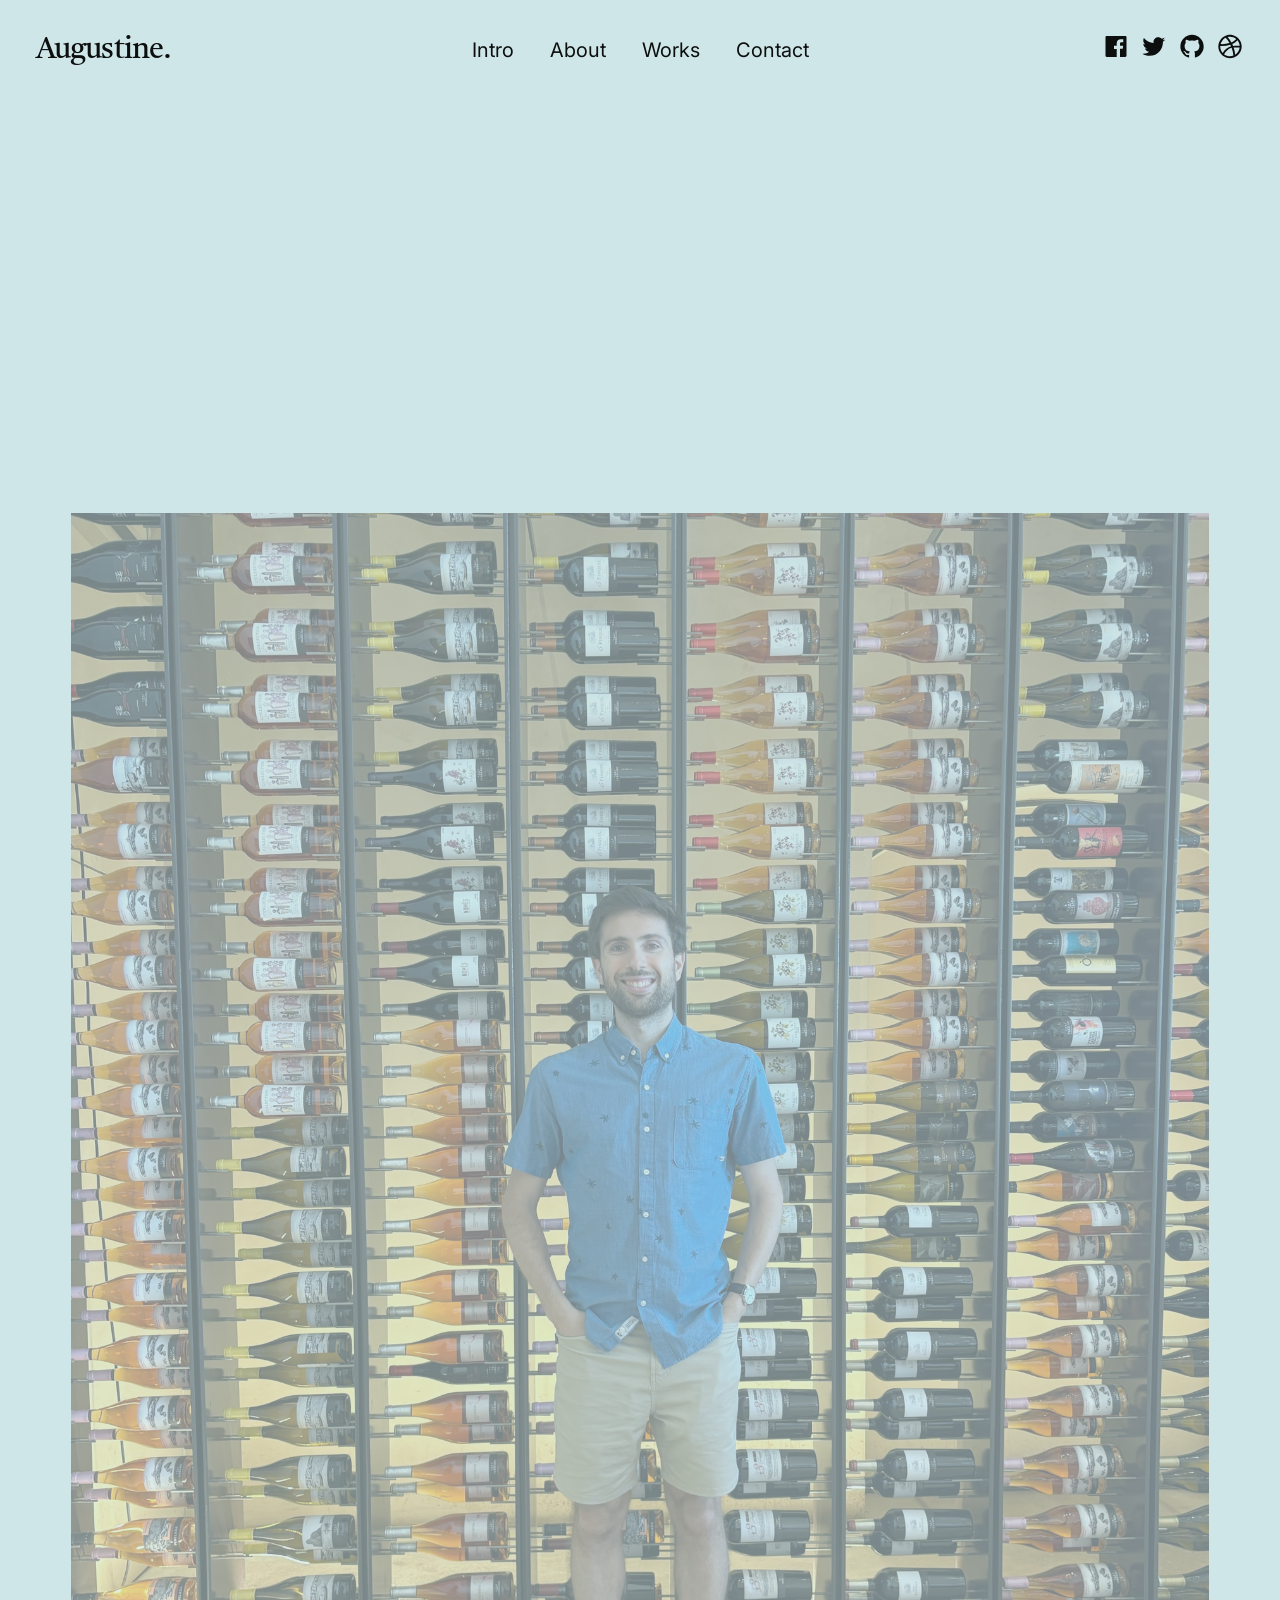
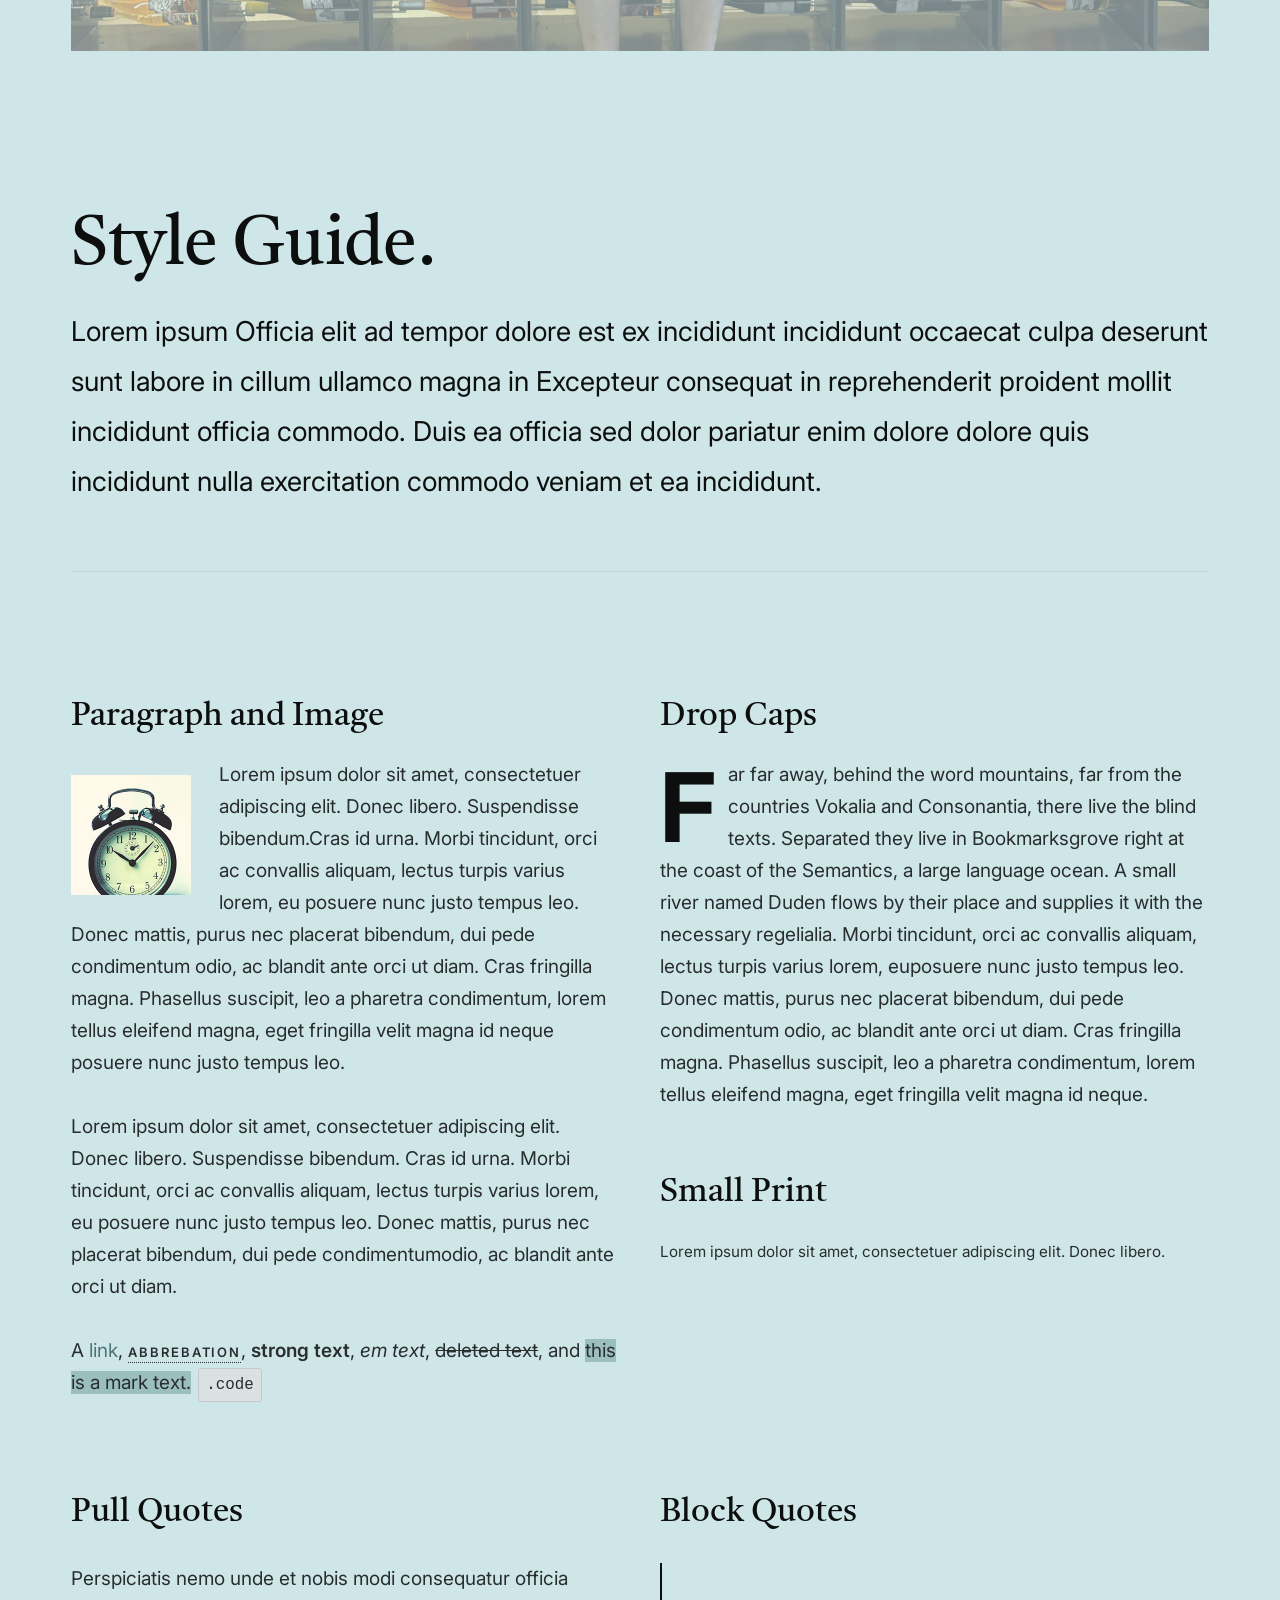
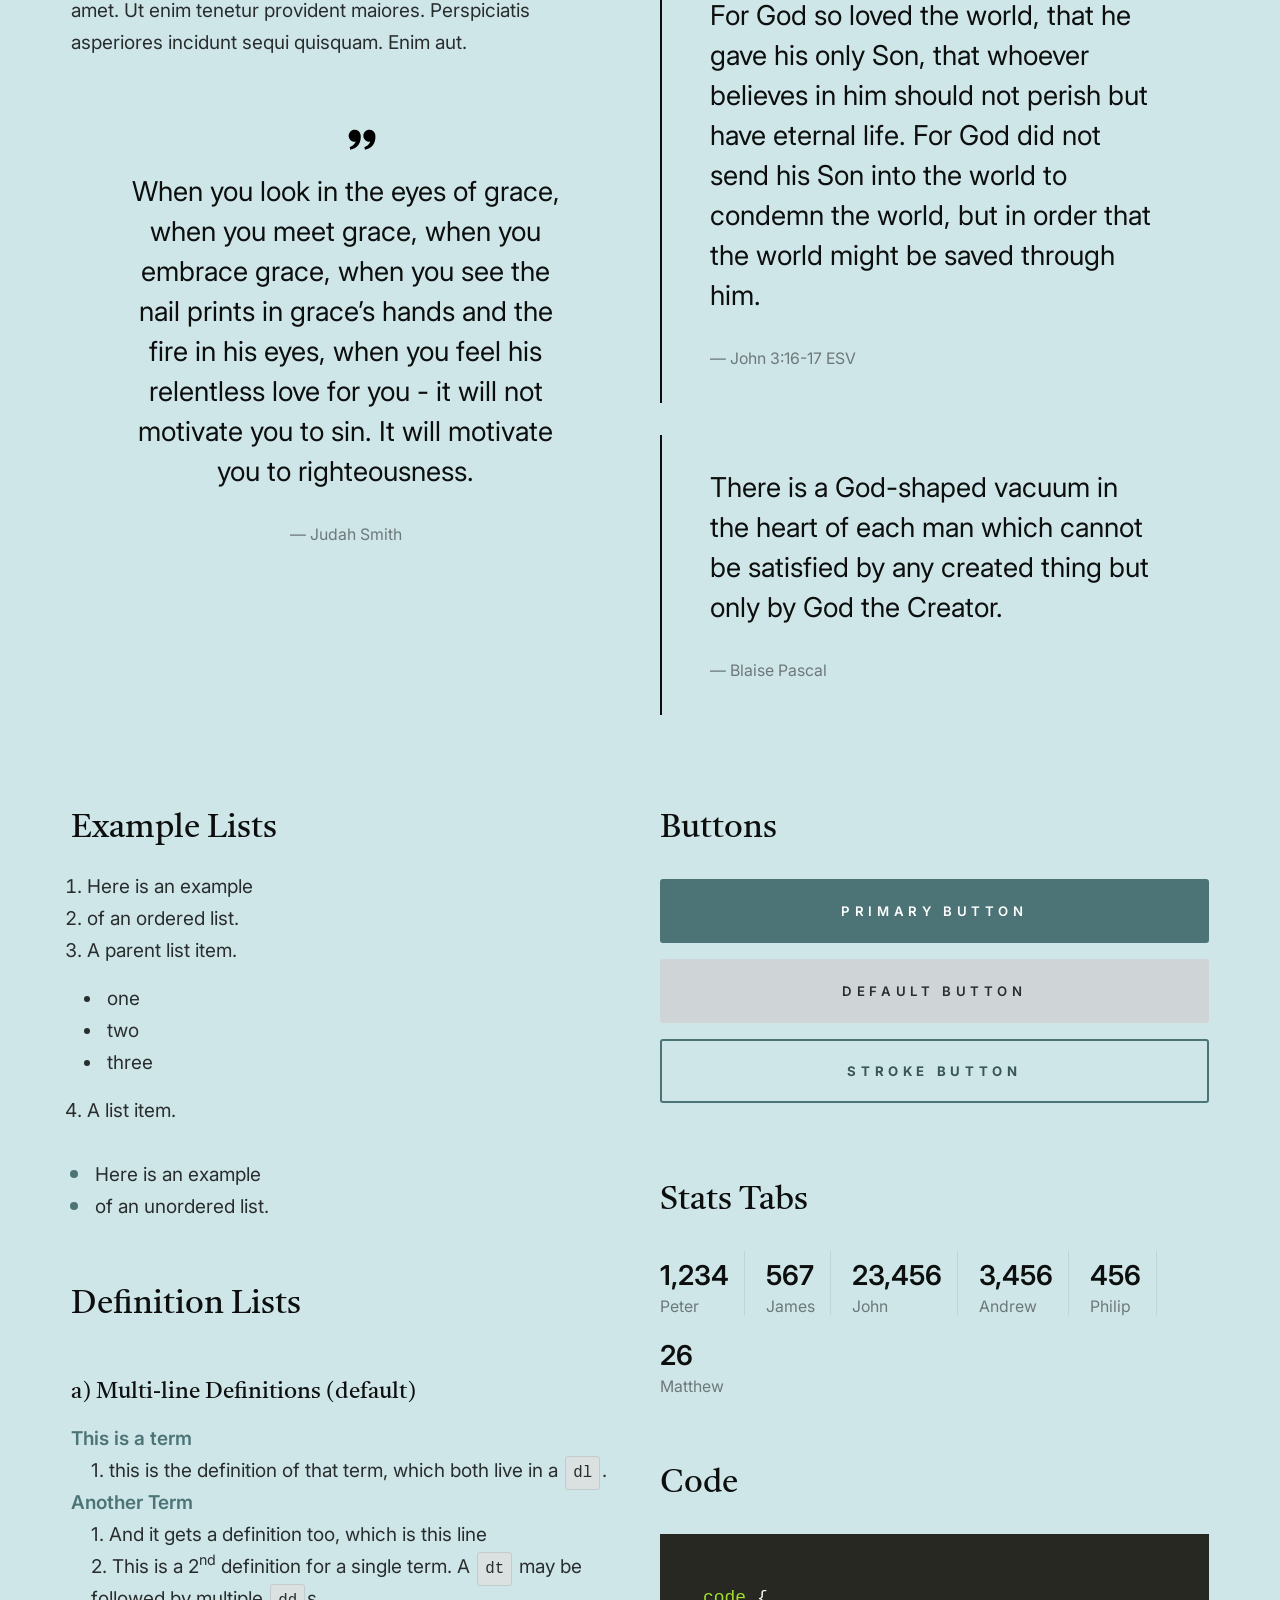
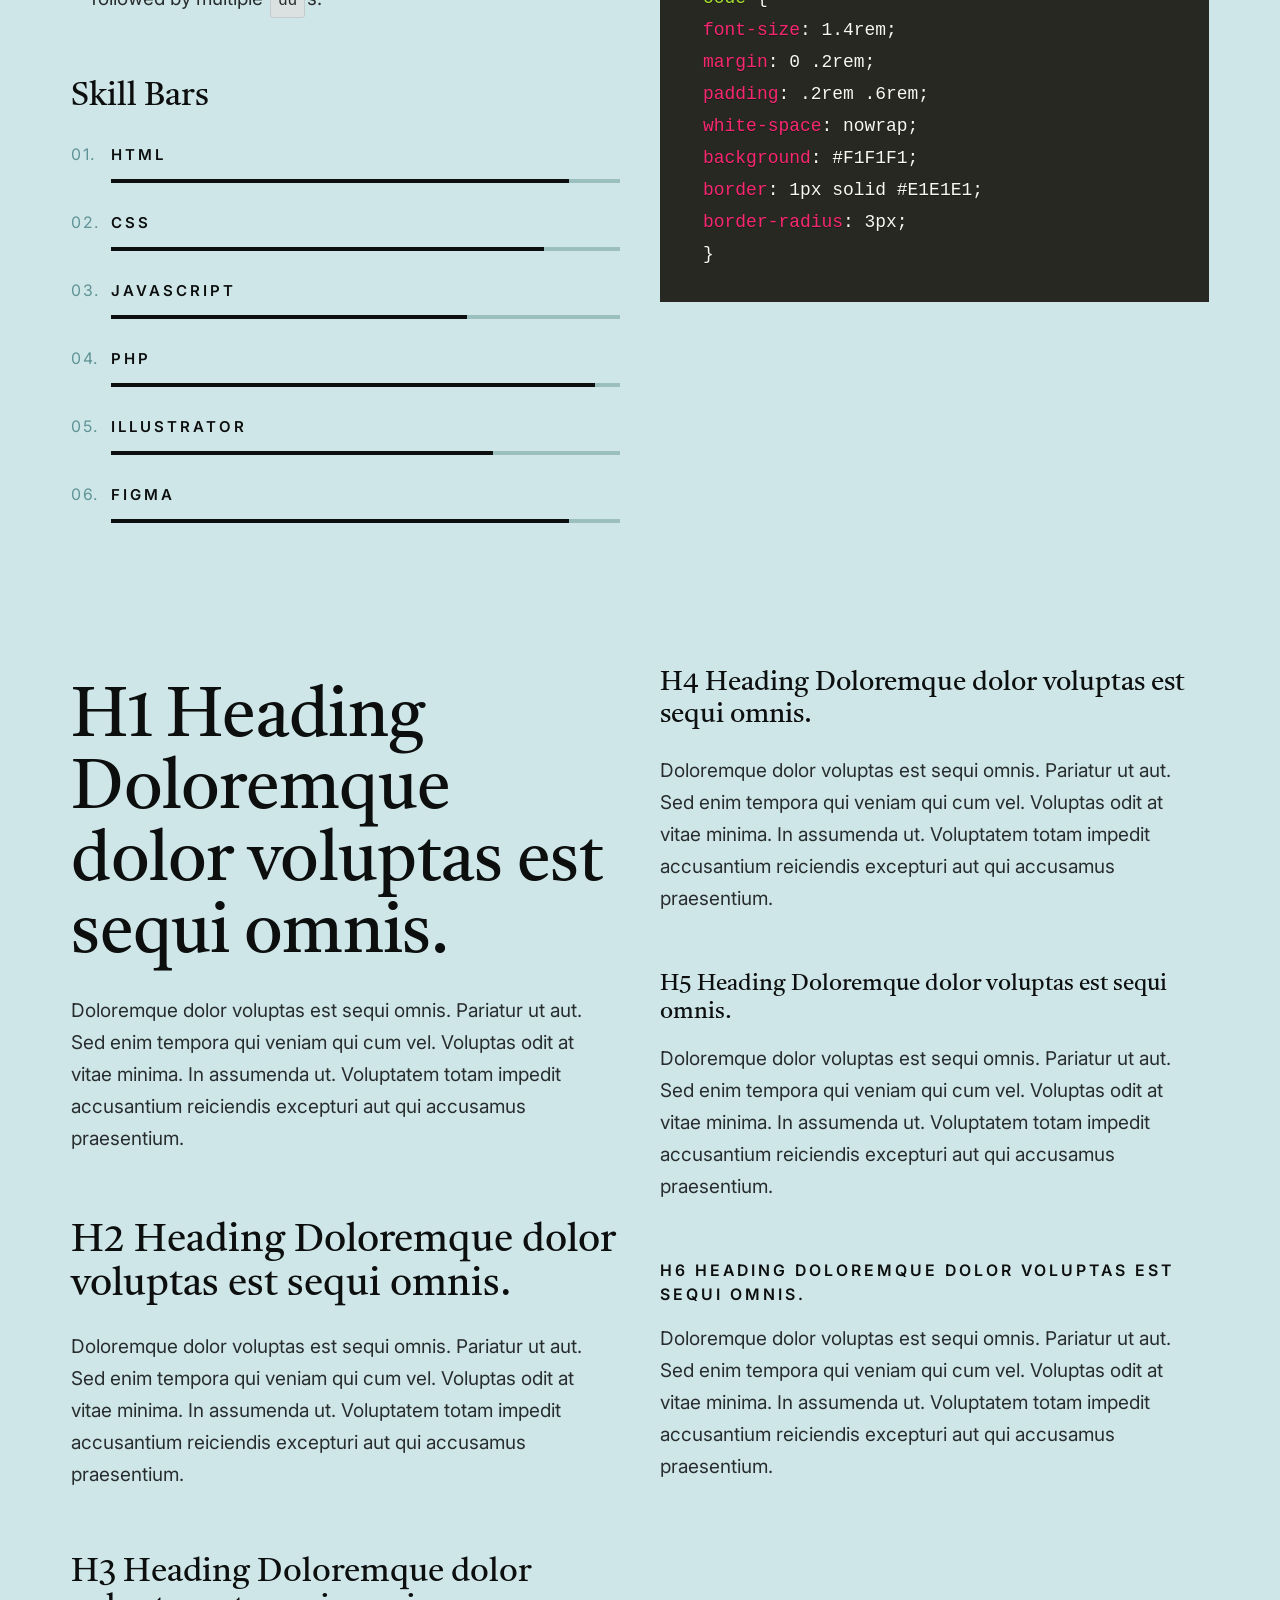
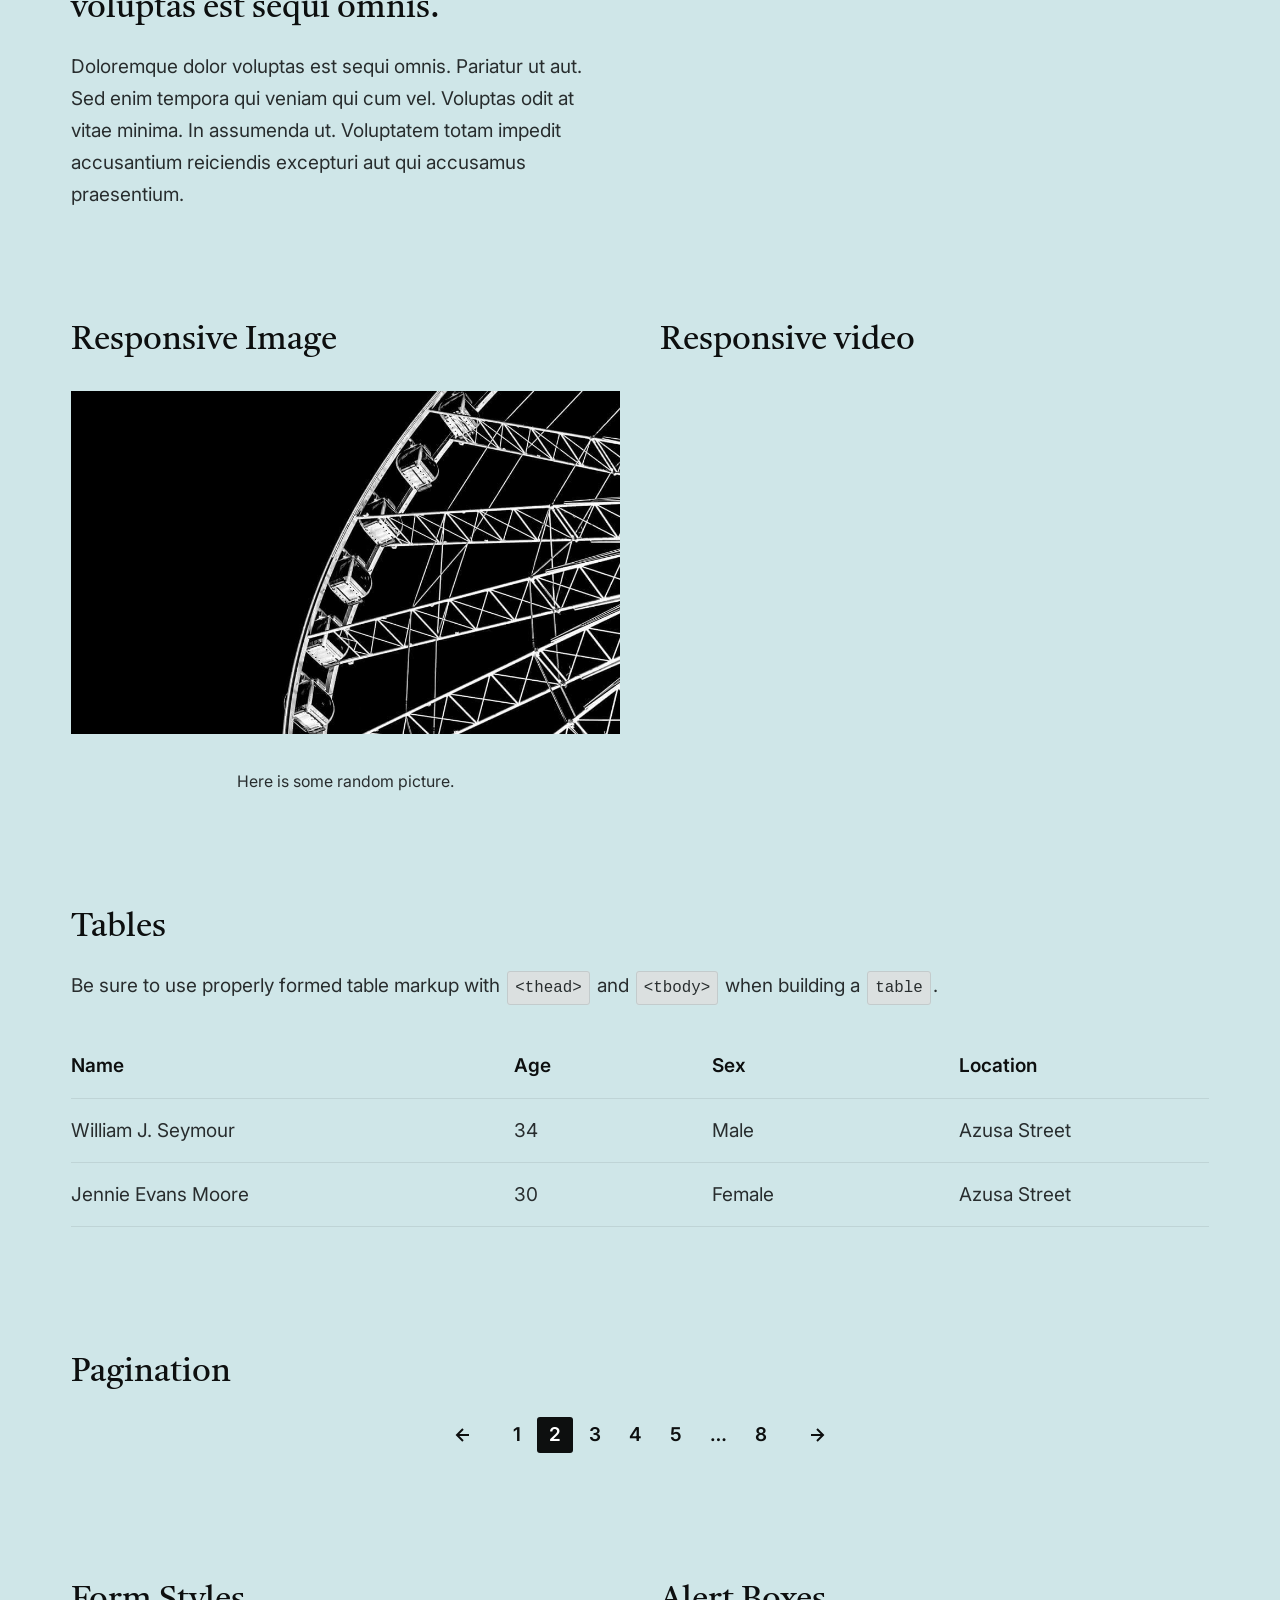
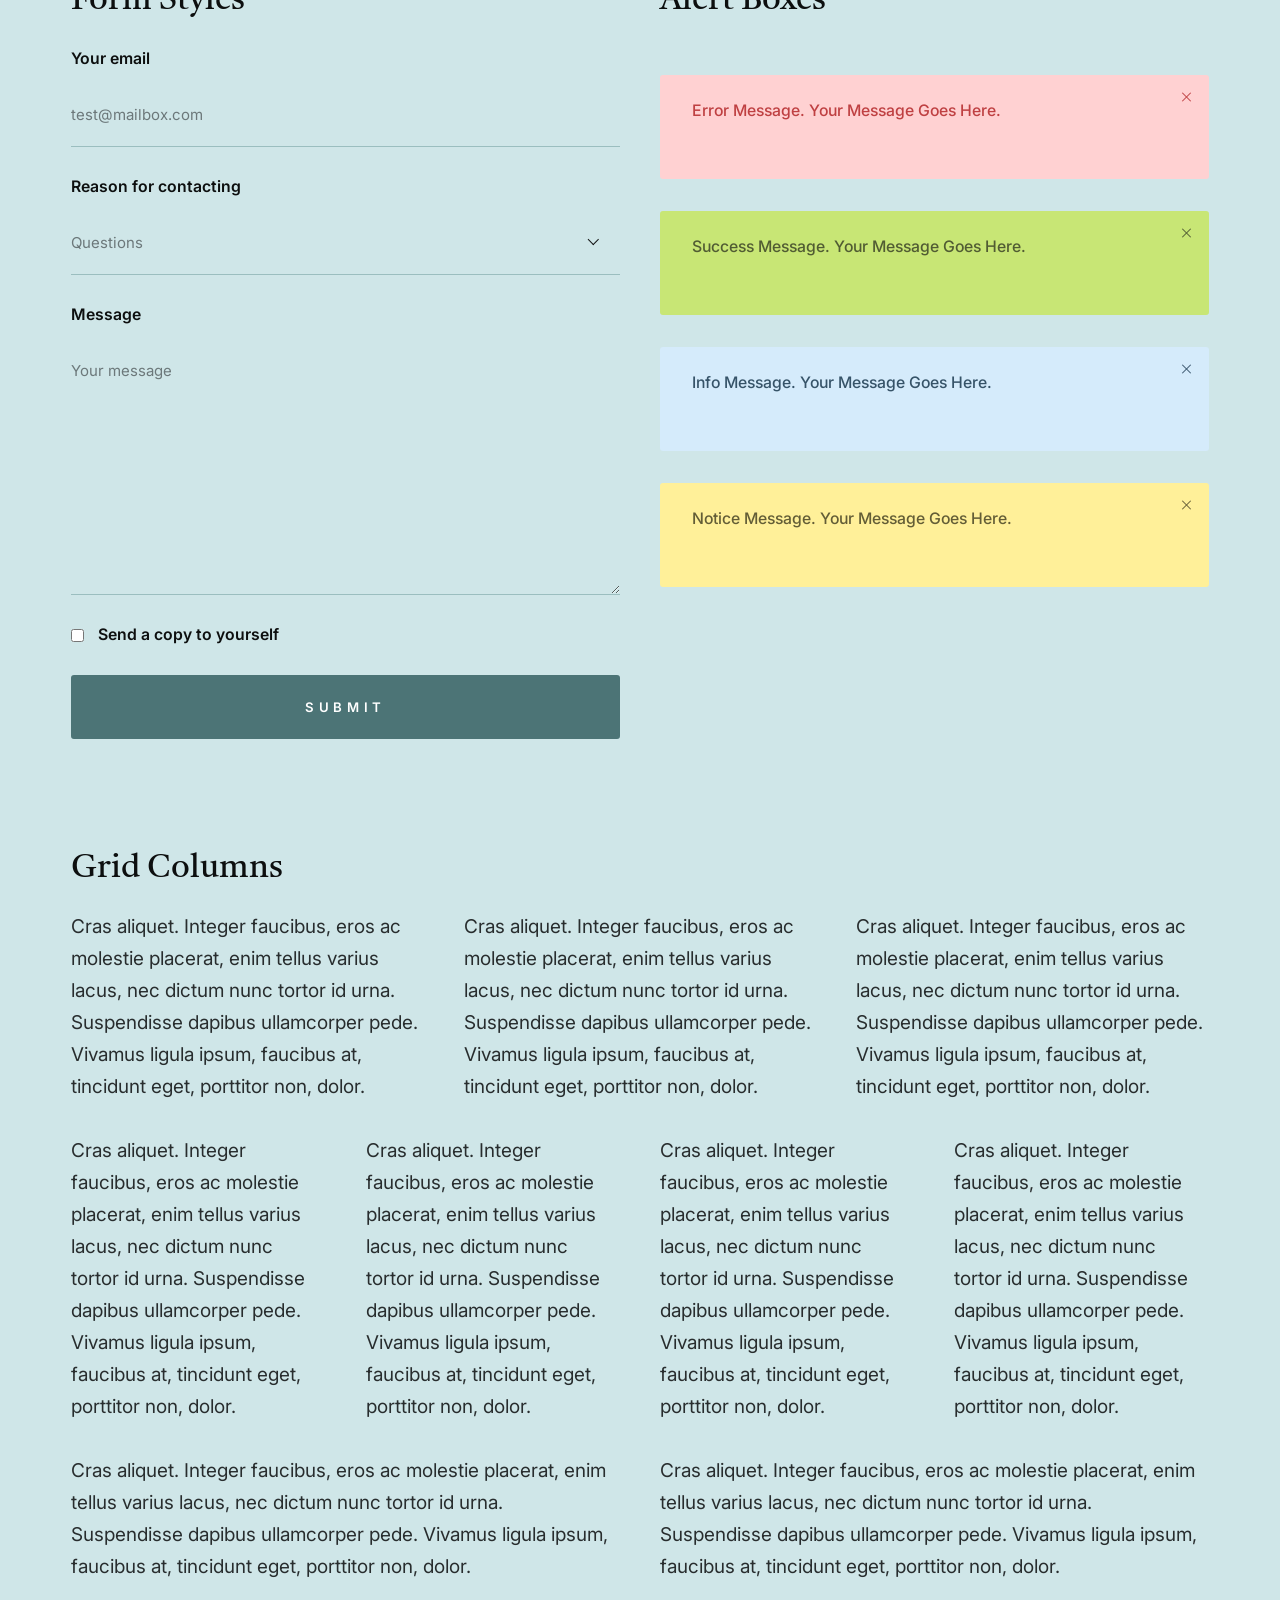
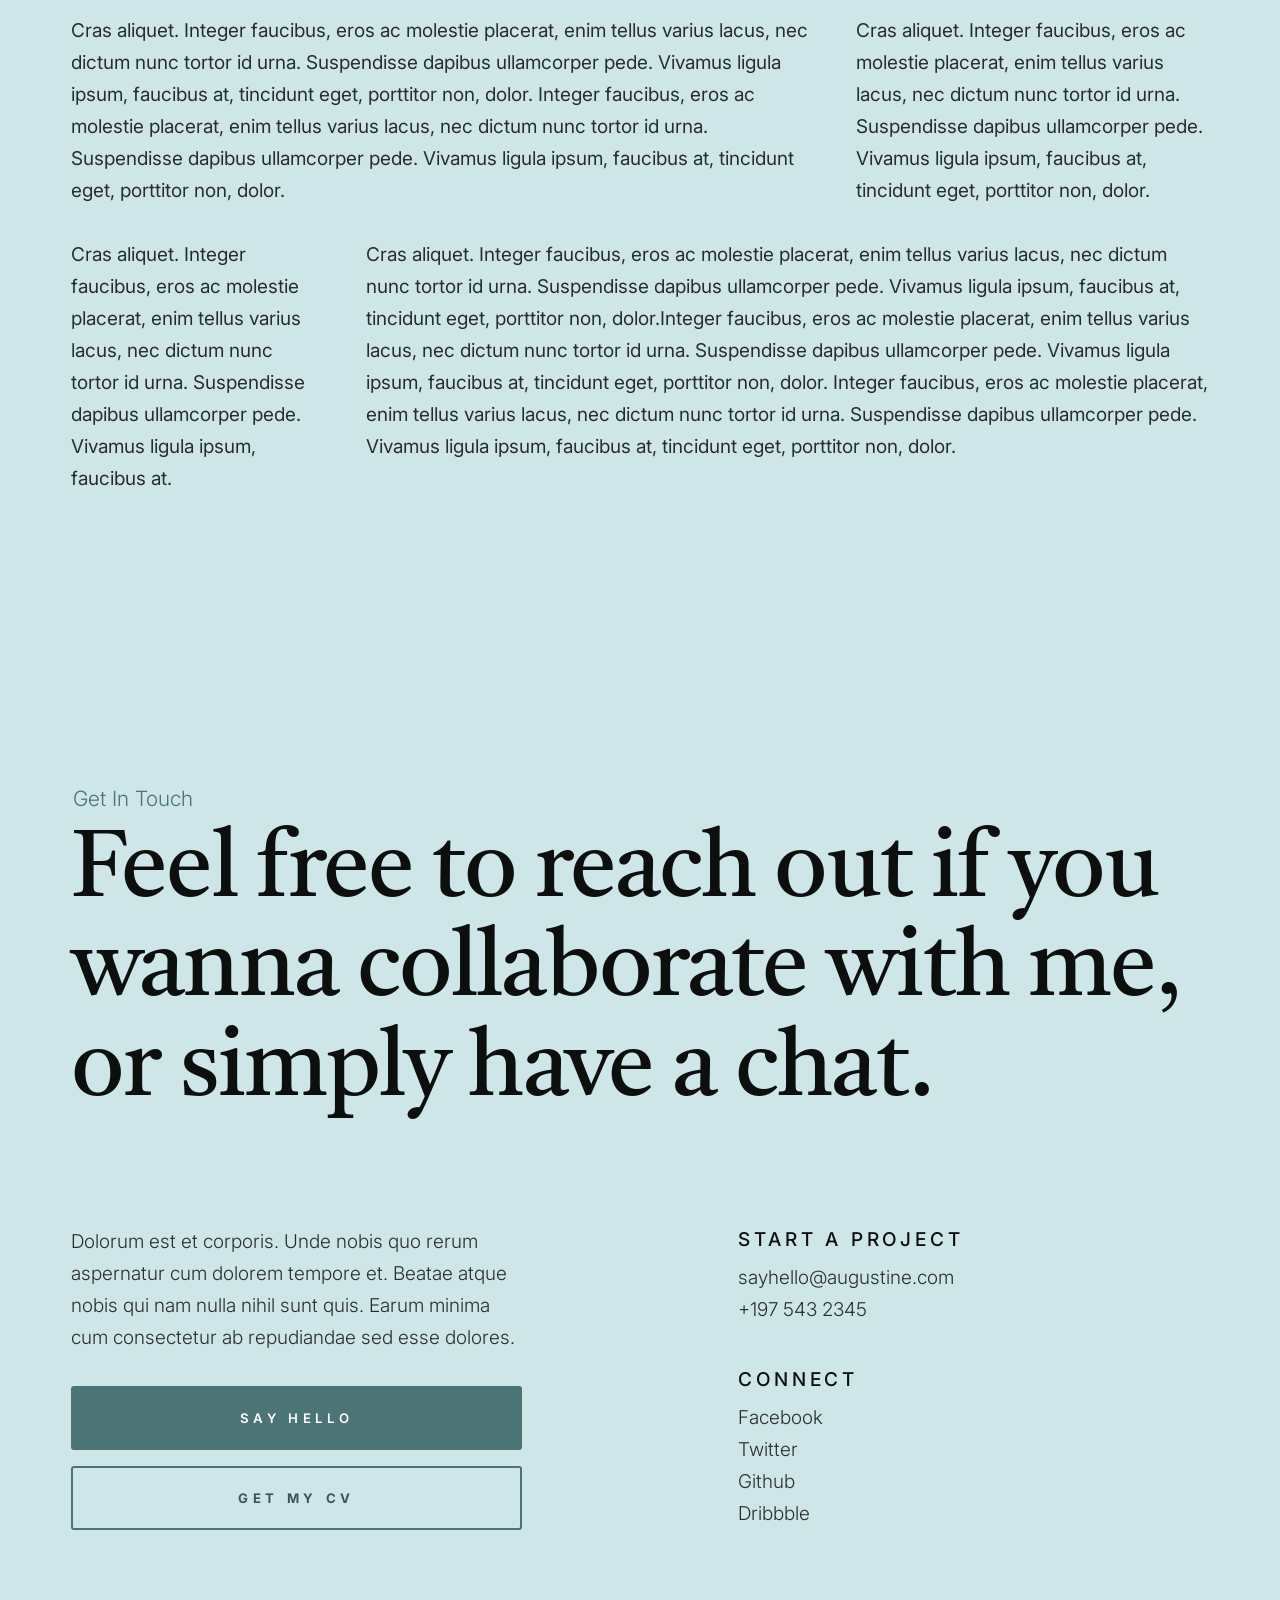
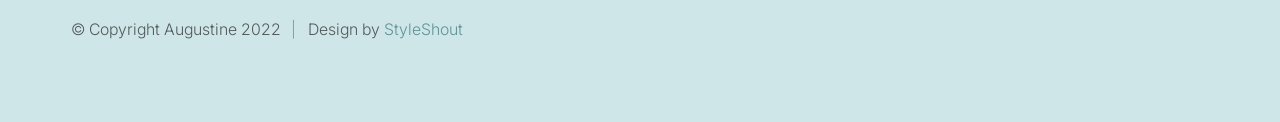
<file: styles.html>
<!DOCTYPE html>
<html lang="en" class="no-js" >
<head>

    <!--- basic page needs
    ================================================== -->
    <meta charset="utf-8">
    <meta name="viewport" content="width=device-width, initial-scale=1">
    <title>Augustine - Styles</title>

    <script>
        document.documentElement.classList.remove('no-js');
        document.documentElement.classList.add('js');
    </script>

    <!-- CSS
    ================================================== -->
    <link rel="stylesheet" href="css/vendor.css">
    <link rel="stylesheet" href="css/styles.css">

    <style type="text/css" media="screen">
        .s-styles {
            padding-top: var(--vspace-5);
            padding-bottom: var(--vspace-2);
            position: relative;
        }
        .s-styles .intro h1 {
            margin-top: 0;
        }
    </style>

    <!-- favicons
    ================================================== -->
    <link rel="apple-touch-icon" sizes="180x180" href="apple-touch-icon.png">
    <link rel="icon" type="image/png" sizes="32x32" href="favicon-32x32.png">
    <link rel="icon" type="image/png" sizes="16x16" href="favicon-16x16.png">
    <link rel="manifest" href="site.webmanifest">

</head>


<body id="top">


    <!-- preloader
    ================================================== -->
    <div id="preloader">
        <div id="loader" class="line"></div>
    </div>


    <!-- page wrap
    ================================================== -->
    <div id="page" class="s-pagewrap">


        <!-- # site header 
        ================================================== -->
        <header id="masthead" class="s-header">

             <div class="s-header__block">
                <div class="s-header__branding">
                    <p class="site-title">
                        <a href="index.html" rel="home">Augustine.</a>
                    </p>
                </div>

                <a class="s-header__menu-toggle" href="#0"><span>Menu</span></a>
            </div> <!-- end s-header__block -->

            <div class="row s-header__nav-wrap">

                <nav class="s-header__nav">
                    <ul>
                        <li class="current"><a href="index.html">Intro</a></li>
                        <li><a href="index.html#about">About</a></li>
                        <li><a href="index.html#works" >Works</a></li>
                        <li><a href="index.html#colophon">Contact</a></li>
                    </ul>
                </nav> <!-- end s-header__nav -->

                <ul class="s-header__social">
                    <li>
                        <a href="#0">
                            <svg xmlns="http://www.w3.org/2000/svg" width="24" height="24" viewBox="0 0 24 24" style="fill:rgba(0, 0, 0, 1);transform:;-ms-filter:"><path d="M20,3H4C3.447,3,3,3.448,3,4v16c0,0.552,0.447,1,1,1h8.615v-6.96h-2.338v-2.725h2.338v-2c0-2.325,1.42-3.592,3.5-3.592 c0.699-0.002,1.399,0.034,2.095,0.107v2.42h-1.435c-1.128,0-1.348,0.538-1.348,1.325v1.735h2.697l-0.35,2.725h-2.348V21H20 c0.553,0,1-0.448,1-1V4C21,3.448,20.553,3,20,3z"></path></svg>
                            <span class="u-screen-reader-text">Facebook</span>
                        </a>
                    </li>
                    <li>
                        <a href="#0">
                            <svg xmlns="http://www.w3.org/2000/svg" width="24" height="24" viewBox="0 0 24 24" style="fill:rgba(0, 0, 0, 1);transform:;-ms-filter:"><path d="M19.633,7.997c0.013,0.175,0.013,0.349,0.013,0.523c0,5.325-4.053,11.461-11.46,11.461c-2.282,0-4.402-0.661-6.186-1.809 c0.324,0.037,0.636,0.05,0.973,0.05c1.883,0,3.616-0.636,5.001-1.721c-1.771-0.037-3.255-1.197-3.767-2.793 c0.249,0.037,0.499,0.062,0.761,0.062c0.361,0,0.724-0.05,1.061-0.137c-1.847-0.374-3.23-1.995-3.23-3.953v-0.05 c0.537,0.299,1.16,0.486,1.82,0.511C3.534,9.419,2.823,8.184,2.823,6.787c0-0.748,0.199-1.434,0.548-2.032 c1.983,2.443,4.964,4.04,8.306,4.215c-0.062-0.3-0.1-0.611-0.1-0.923c0-2.22,1.796-4.028,4.028-4.028 c1.16,0,2.207,0.486,2.943,1.272c0.91-0.175,1.782-0.512,2.556-0.973c-0.299,0.935-0.936,1.721-1.771,2.22 c0.811-0.088,1.597-0.312,2.319-0.624C21.104,6.712,20.419,7.423,19.633,7.997z"></path></svg>
                            <span class="u-screen-reader-text">Twitter</span>
                        </a>
                    </li>
                    <li>
                        <a href="#0">
                            <svg xmlns="http://www.w3.org/2000/svg" width="24" height="24" viewBox="0 0 24 24" style="fill: rgba(0, 0, 0, 1);transform: ;msFilter:;"><path fill-rule="evenodd" clip-rule="evenodd" d="M12.026 2c-5.509 0-9.974 4.465-9.974 9.974 0 4.406 2.857 8.145 6.821 9.465.499.09.679-.217.679-.481 0-.237-.008-.865-.011-1.696-2.775.602-3.361-1.338-3.361-1.338-.452-1.152-1.107-1.459-1.107-1.459-.905-.619.069-.605.069-.605 1.002.07 1.527 1.028 1.527 1.028.89 1.524 2.336 1.084 2.902.829.091-.645.351-1.085.635-1.334-2.214-.251-4.542-1.107-4.542-4.93 0-1.087.389-1.979 1.024-2.675-.101-.253-.446-1.268.099-2.64 0 0 .837-.269 2.742 1.021a9.582 9.582 0 0 1 2.496-.336 9.554 9.554 0 0 1 2.496.336c1.906-1.291 2.742-1.021 2.742-1.021.545 1.372.203 2.387.099 2.64.64.696 1.024 1.587 1.024 2.675 0 3.833-2.33 4.675-4.552 4.922.355.308.675.916.675 1.846 0 1.334-.012 2.41-.012 2.737 0 .267.178.577.687.479C19.146 20.115 22 16.379 22 11.974 22 6.465 17.535 2 12.026 2z"></path></svg>
                            <span class="u-screen-reader-text">Github</span>
                        </a>
                    </li>
                    <li>
                        <a href="#0">
                            <svg xmlns="http://www.w3.org/2000/svg" width="24" height="24" viewBox="0 0 24 24" style="fill:rgba(0, 0, 0, 1);transform:;-ms-filter:"><path d="M20.66,6.98c-0.894-1.533-2.107-2.747-3.641-3.64C15.486,2.447,13.813,2,12,2S8.514,2.447,6.98,3.34 C5.447,4.233,4.233,5.447,3.34,6.98S2,10.187,2,12s0.446,3.487,1.34,5.02c0.894,1.534,2.107,2.747,3.641,3.64 C8.514,21.553,10.187,22,12,22s3.486-0.447,5.02-1.34c1.533-0.893,2.747-2.106,3.641-3.64C21.554,15.487,22,13.813,22,12 S21.554,8.513,20.66,6.98z M12,3.66c2,0,3.772,0.64,5.32,1.919c-0.92,1.174-2.286,2.14-4.1,2.9c-1.002-1.813-2.088-3.327-3.261-4.54 C10.641,3.753,11.319,3.66,12,3.66z M5.51,6.8c0.754-0.947,1.656-1.686,2.711-2.22c1.212,1.201,2.325,2.7,3.34,4.5 c-2,0.6-4.114,0.9-6.341,0.9c-0.573,0-1.006-0.013-1.3-0.04C4.227,8.793,4.757,7.747,5.51,6.8z M3.66,12 c0-0.054,0.003-0.12,0.01-0.2c0.007-0.08,0.01-0.146,0.01-0.2c0.254,0.014,0.641,0.02,1.161,0.02c2.666,0,5.146-0.367,7.439-1.1 c0.187,0.373,0.381,0.793,0.58,1.26c-1.32,0.293-2.674,1.006-4.061,2.14S6.4,16.247,5.76,17.5C4.36,15.913,3.66,14.08,3.66,12z M12,20.34c-1.894,0-3.594-0.587-5.101-1.759C7.5,17.394,8.423,16.259,9.67,15.18c1.246-1.08,2.483-1.753,3.71-2.02 c0.772,2.133,1.293,4.339,1.56,6.62C13.966,20.153,12.986,20.34,12,20.34z M19.08,16.38c-0.666,1.066-1.526,1.94-2.58,2.621 c-0.24-2.08-0.7-4.107-1.379-6.081c0.932-0.066,1.765-0.1,2.5-0.1c0.799,0,1.686,0.034,2.659,0.1 C20.146,14.16,19.746,15.313,19.08,16.38z M17.84,11.38c-1.16,0-2.233,0.047-3.22,0.14c-0.254-0.653-0.48-1.193-0.68-1.62 c2.066-0.906,3.532-2.006,4.399-3.3c1.2,1.414,1.854,3.027,1.96,4.84C19.487,11.4,18.667,11.38,17.84,11.38z"></path></svg>
                            <span class="u-screen-reader-text">Dribbble</span>
                        </a>
                    </li>
                </ul>  <!-- end s-header__social -->

            </div> <!-- end s-header__nav-wrap -->

        </header> <!-- end s-header -->


        <!-- # intro
        ================================================== -->
        <section id="intro" class="s-intro">

            <div class="row">
                <div class="column lg-12 s-intro__content">

                    <div class="s-intro__text">
                        <h1 class="s-intro__text-huge animate-on-load">
                            Augustine
                        </h1>
                        <h3 class="animate-on-load">Digital Designer <span>+</span> Developer</h3>
                    </div>

                    <div class="s-intro__bg"></div>

                </div>
            </div>

        </section> <!-- end s-intro -->


        <!-- # styles
        ================================================== -->
        <div id="styles" class="s-styles">

            <div class="row">

                <div class="column lg-12 intro">

                    <h1>Style Guide.</h1>

                    <p class="lead">Lorem ipsum Officia elit ad tempor dolore est ex incididunt incididunt occaecat culpa deserunt 
                    sunt labore in cillum ullamco magna in Excepteur consequat in reprehenderit proident mollit incididunt officia commodo.
                    Duis ea officia sed dolor pariatur enim dolore dolore quis incididunt nulla exercitation commodo veniam et ea incididunt.
                    </p>

                    <hr>
                </div>

            </div> <!-- end row -->

            <div class="row">

                <div class="column lg-6 tab-12">

                    <h3>Paragraph and Image</h3>

                    <p><a href="#"><img width="120" height="120" class="u-pull-left" alt="sample-image" src="images/sample-image.jpg"></a>
                    Lorem ipsum dolor sit amet, consectetuer adipiscing elit. Donec libero. Suspendisse bibendum.Cras id urna. Morbi 
                    tincidunt, orci ac convallis aliquam, lectus turpis varius lorem, eu posuere nunc justo tempus leo. Donec mattis, 
                    purus nec placerat bibendum, dui pede condimentum odio, ac blandit ante orci ut diam. Cras fringilla magna. 
                    Phasellus suscipit, leo a pharetra condimentum, lorem tellus eleifend magna, eget fringilla velit magna id 
                    neque posuere nunc justo tempus leo. </p>

                    <p>
                    Lorem ipsum dolor sit amet, consectetuer adipiscing elit. Donec libero. Suspendisse bibendum. Cras id urna. 
                    Morbi tincidunt, orci ac convallis aliquam, lectus turpis varius lorem, eu posuere nunc justo tempus leo. 
                    Donec mattis, purus nec placerat bibendum, dui pede condimentumodio, ac blandit ante orci ut diam.	
                    </p>

                    <p>A <a href="#">link</a>,
                    <abbr title="this really isn't a very good description">abbrebation</abbr>,
                    <strong>strong text</strong>,
                    <em>em text</em>,
                    <del>deleted text</del>, and
                    <mark>this is a mark text.</mark>
                    <code>.code</code>
                    </p>

                </div>

                <div class="column lg-6 tab-12">

                    <h3>Drop Caps</h3>

                    <p class="drop-cap">Far far away, behind the word mountains, far from the countries Vokalia and Consonantia,
                    there live the blind texts. Separated they live in Bookmarksgrove right at the coast of the
                    Semantics, a large language ocean. A small river named Duden flows by their place and supplies it with the 
                    necessary regelialia. Morbi tincidunt, orci ac convallis aliquam, lectus turpis varius lorem, 
                    euposuere nunc justo tempus leo. Donec mattis, purus nec placerat bibendum, dui pede condimentum odio, 
                    ac blandit ante orci ut diam. Cras fringilla magna. Phasellus suscipit, leo a pharetra condimentum, 
                    lorem tellus eleifend magna, eget fringilla velit magna id neque.
                    </p>

                    <h3>Small Print</h3>

                    <p><small>Lorem ipsum dolor sit amet, consectetuer adipiscing elit. Donec libero.</small></p>

                </div>

            </div> <!-- end row -->

            <div class="row">

                <div class="column lg-6 tab-12">

                    <h3 class="u-add-bottom">Pull Quotes</h3>

                    <p>
                    Perspiciatis nemo unde et nobis modi consequatur officia amet. Ut enim 
                    tenetur provident maiores. Perspiciatis asperiores incidunt sequi 
                    quisquam. Enim aut. 
                    </p>

                    <figure class="pull-quote">
                        <blockquote>
                            <p>
                            When you look in the eyes of grace, when you meet grace, 
                            when you embrace grace, when you see the nail prints in 
                            grace’s hands and the fire in his eyes, when you feel his 
                            relentless love for you - it will not motivate you to sin. 
                            It will motivate you to righteousness.
                            </p>

                            <footer>
                                <cite>Judah Smith</cite>
                            </footer>
                        </blockquote>
                    </figure>


                </div>

                <div class="column lg-6 tab-12">

                    <h3 class="u-add-bottom">Block Quotes</h3>

                    <blockquote cite="http://where-i-got-my-info-from.com">
                        <p>
                        For God so loved the world, that he gave his only Son, that whoever believes in 
                        him should not perish but have eternal life. For God did not send his Son into 
                        the world to condemn the world, but in order that the world might be 
                        saved through him.
                        </p>

                        <footer>
                            <cite>
                                <a href="#0">John 3:16-17 ESV</a>
                            </cite>
                        </footer>

                    </blockquote>

                    <blockquote>
                        <p>There is a God-shaped vacuum in the heart of each man which cannot be satisfied 
                        by any created thing but only by God the Creator.</p>

                        <footer>
                            <cite>Blaise Pascal</cite>
                        </footer>

                    </blockquote>

                </div>

            </div> <!-- end row -->

            <div class="row u-add-half-bottom">

                <div class="column lg-6 tab-12">

                    <h3>Example Lists</h3>

                    <ol>
                        <li>Here is an example</li>
                        <li>of an ordered list.</li>
                        <li>A parent list item.
                            <ul>
                                <li>one</li>
                                <li>two</li>
                                <li>three</li>
                            </ul>
                            </li>
                            <li>A list item.</li>
                        </ol>

                    <ul class="disc">
                        <li>Here is an example</li>
                        <li>of an unordered list.</li>
                    </ul>

                    <h3>Definition Lists</h3>

                    <h5>a) Multi-line Definitions (default) </h5>

                    <dl class="dictionary-style">
                        <dt><strong>This is a term</strong></dt>
                            <dd>this is the definition of that term, which both live in a <code>dl</code>.</dd>
                        <dt><strong>Another Term</strong></dt>
                            <dd>And it gets a definition too, which is this line</dd>
                            <dd>This is a 2<sup>nd</sup> definition for a single term. A <code>dt</code> may be followed by multiple <code>dd</code>s.</dd>
                    </dl>

                    <h3 class="u-add-bottom">Skill Bars</h3>

                    <ul class="skill-bars">
                        <li>
                        <div class="progress percent90"><span>90%</span></div>
                        <strong>HTML</strong>
                        </li>
                        <li>
                        <div class="progress percent85"><span>85%</span></div>
                        <strong>CSS</strong>
                        </li>
                        <li>
                        <div class="progress percent70"><span>70%</span></div>
                        <strong>Javascript</strong>
                        </li>
                        <li>
                        <div class="progress percent95"><span>95%</span></div>
                        <strong>PHP</strong>
                        </li>
                        <li>
                        <div class="progress percent75"><span>75%</span></div>
                        <strong>Illustrator</strong>
                        </li>
                        <li>
                        <div class="progress percent90"><span>90%</span></div>
                        <strong>Figma</strong>
                        </li>
                    </ul>

                </div>

                <div class="column lg-6 tab-12">

                    <h3 class="u-add-bottom">Buttons</h3>

                    <p>
                        <a class="btn btn--primary u-fullwidth" href="#0">Primary Button</a>
                        <a class="btn u-fullwidth" href="#0">Default Button</a>
                        <a class="btn btn--stroke u-fullwidth" href="#0">Stroke Button</a>
                    </p>

                    <h3>Stats Tabs</h3>

                    <ul class="stats-tabs">
                        <li><a href="#0">1,234 <em>Peter</em></a></li>
                        <li><a href="#0">567 <em>James</em></a></li>
                        <li><a href="#0">23,456 <em>John</em></a></li>
                        <li><a href="#0">3,456 <em>Andrew</em></a></li>
                        <li><a href="#0">456 <em>Philip</em></a></li>
                        <li><a href="#0">26 <em>Matthew</em></a></li>
                    </ul>

                    <h3 class="u-add-bottom">Code</h3>

<pre><code class="language-css">
    code {
    font-size: 1.4rem;
    margin: 0 .2rem;
    padding: .2rem .6rem;
    white-space: nowrap;
    background: #F1F1F1;
    border: 1px solid #E1E1E1;	
    border-radius: 3px;
    }
</code></pre>

                </div>

            </div> <!-- end row -->

            <div class="row u-add-half-bottom">

                <div class="column lg-6 tab-12">
                        
                    <h1>H1 Heading Doloremque dolor voluptas est sequi omnis.</h1>
                    <p>Doloremque dolor voluptas est sequi omnis. Pariatur ut aut. Sed enim tempora qui veniam qui cum vel. 
                    Voluptas odit at vitae minima. In assumenda ut. Voluptatem totam impedit accusantium reiciendis excepturi aut qui accusamus praesentium.</p>

                    <h2>H2 Heading Doloremque dolor voluptas est sequi omnis.</h2>
                    <p>Doloremque dolor voluptas est sequi omnis. Pariatur ut aut. Sed enim tempora qui veniam qui cum vel. 
                    Voluptas odit at vitae minima. In assumenda ut. Voluptatem totam impedit accusantium reiciendis excepturi aut qui accusamus praesentium.</p>

                    <h3>H3 Heading Doloremque dolor voluptas est sequi omnis.</h3>
                    <p>Doloremque dolor voluptas est sequi omnis. Pariatur ut aut. Sed enim tempora qui veniam qui cum vel. 
                    Voluptas odit at vitae minima. In assumenda ut. Voluptatem totam impedit accusantium reiciendis excepturi aut qui accusamus praesentium.</p>

                    
                </div>

                <div class="column lg-6 tab-12">
                    <h4>H4 Heading Doloremque dolor voluptas est sequi omnis.</h4>
                    <p>Doloremque dolor voluptas est sequi omnis. Pariatur ut aut. Sed enim tempora qui veniam qui cum vel. 
                    Voluptas odit at vitae minima. In assumenda ut. Voluptatem totam impedit accusantium reiciendis excepturi aut qui accusamus praesentium.</p>

                    <h5>H5 Heading Doloremque dolor voluptas est sequi omnis.</h5>
                    <p>Doloremque dolor voluptas est sequi omnis. Pariatur ut aut. Sed enim tempora qui veniam qui cum vel. 
                    Voluptas odit at vitae minima. In assumenda ut. Voluptatem totam impedit accusantium reiciendis excepturi aut qui accusamus praesentium.</p>

                    <h6>H6 Heading Doloremque dolor voluptas est sequi omnis.</h6>
                    <p>Doloremque dolor voluptas est sequi omnis. Pariatur ut aut. Sed enim tempora qui veniam qui cum vel. 
                    Voluptas odit at vitae minima. In assumenda ut. Voluptatem totam impedit accusantium reiciendis excepturi aut qui accusamus praesentium.</p>
        
                    
                </div>

            </div> <!-- end row -->

            <div class="row u-add-half-bottom">

                <div class="column lg-6 tab-12">

                    <h3 class="u-add-bottom">Responsive Image</h3>

                    <figure>
                        <img src="images/wheel-500.jpg" 
                        srcset="images/wheel-1000.jpg 1000w, 
                        images/wheel-500.jpg 500w" 
                        sizes="(max-width: 1000px) 100vw, 1000px" alt="">

                        <figcaption>
                            Here is some random picture.
                        </figcaption>
                    </figure>

                </div>

                <div class="column lg-6 tab-12">

                    <h3 class="u-add-bottom">Responsive video</h3>

                    <div class="video-container">
                    <iframe src="https://player.vimeo.com/video/14592941?color=00a650&title=0&byline=0&portrait=0" width="500" height="281" frameborder="0" webkitallowfullscreen mozallowfullscreen allowfullscreen></iframe> 
                    </div>

                </div>
                
            </div> <!-- end row -->

            <div class="row u-add-bottom">

                <div class="column lg-12">

                    <h3>Tables</h3>
                    <p>Be sure to use properly formed table markup with <code>&lt;thead&gt;</code> and <code>&lt;tbody&gt;</code> when building a <code>table</code>.</p>

                    <div class="table-responsive">

                        <table>
                                <thead>
                                <tr>
                                    <th>Name</th>
                                    <th>Age</th>
                                    <th>Sex</th>
                                    <th>Location</th>
                                </tr>
                                </thead>
                                <tbody>
                                <tr>
                                    <td>William J. Seymour</td>
                                    <td>34</td>
                                    <td>Male</td>
                                    <td>Azusa Street</td>
                                </tr>
                                <tr>
                                    <td>Jennie Evans Moore</td>
                                    <td>30</td>
                                    <td>Female</td>
                                    <td>Azusa Street</td>
                                </tr>
                                </tbody>
                        </table>

                    </div>

                </div>
                
            </div> <!-- end row -->

            <div class="row">

                <div class="column lg-12">
                    <h3>Pagination</h3>

                    <nav class="pgn">
                        <ul>
                            <li>
                                <a class="pgn__prev" href="#0">
                                    <svg xmlns="http://www.w3.org/2000/svg" width="24" height="24" viewBox="0 0 24 24"><path d="M12.707 17.293L8.414 13H18v-2H8.414l4.293-4.293-1.414-1.414L4.586 12l6.707 6.707z"/></svg>
                                </a>
                            </li>
                            <li><a class="pgn__num" href="#0">1</a></li>
                            <li><span class="pgn__num current">2</span></li>
                            <li><a class="pgn__num" href="#0">3</a></li>
                            <li><a class="pgn__num" href="#0">4</a></li>
                            <li><a class="pgn__num" href="#0">5</a></li>
                            <li><span class="pgn__num dots">…</span></li>
                            <li><a class="pgn__num" href="#0">8</a></li>
                            <li>
                                <a class="pgn__next" href="#0">
                                    <svg xmlns="http://www.w3.org/2000/svg" width="24" height="24" viewBox="0 0 24 24"><path d="M11.293 17.293l1.414 1.414L19.414 12l-6.707-6.707-1.414 1.414L15.586 11H6v2h9.586z"/></svg>
                                </a>
                            </li>
                        </ul>
                    </nav>

                </div>

            </div> <!-- end row -->

            <div class="row">

                <div class="column lg-6 tab-12">

                    <h3 class="u-add-bottom">Form Styles</h3>

                    <form>
                        <div>
                            <label for="sampleInput">Your email</label>
                            <input class="u-fullwidth" type="email" placeholder="test@mailbox.com" id="sampleInput">
                        </div>
                        <div>
                            <label for="sampleRecipientInput">Reason for contacting</label>
                            <div class="ss-custom-select">
                                <select class="u-fullwidth" id="sampleRecipientInput">
                                    <option value="Option 1">Questions</option>
                                    <option value="Option 2">Report</option>
                                    <option value="Option 3">Others</option>
                                </select>
                            </div>
                        </div>
                        
                        <label for="exampleMessage">Message</label>
                        <textarea class="u-fullwidth" placeholder="Your message" id="exampleMessage"></textarea>

                        <label class="u-add-bottom">
                            <input type="checkbox">
                            <span class="label-text">Send a copy to yourself</span>
                        </label>
                    
                        <input class="btn--primary u-fullwidth" type="submit" value="Submit">
                    </form>

                </div>

                <div class="column lg-6 tab-12">

                    <h3>Alert Boxes</h3>

                    <br>
                    
                    <div class="alert-box alert-box--error">
                        <p>Error Message. Your Message Goes Here.</p>
                        <span class="alert-box__close"></span>
                    </div><!-- end error -->
                            
                    <div class="alert-box alert-box--success">
                        <p>Success Message. Your Message Goes Here.</p>
                        <span class="alert-box__close"></span>
                    </div><!-- end success -->
                            
                    <div class="alert-box alert-box--info">
                        <p>Info Message. Your Message Goes Here.</p>
                        <span class="alert-box__close"></span>
                    </div><!-- end info -->
                            
                    <div class="alert-box alert-box--notice">
                        <p>Notice Message. Your Message Goes Here.</p>
                        <span class="alert-box__close"></span>
                    </div><!-- end notice -->
                
                </div>

            </div> <!-- end row -->

            <div class="row">

                <div class="lg-12 column">
                    <h3>Grid Columns</h3>
                </div>
    
            </div> <!-- Row End-->
    
            <!--<h4>1/3 Columns</h4>  -->
    
            <div class="row">
    
                <div class="lg-4 mob-12 column">
                    <p>
                    Cras aliquet. Integer faucibus, eros ac molestie placerat, enim tellus varius lacus,
                    nec dictum nunc tortor id urna. Suspendisse dapibus ullamcorper pede. Vivamus ligula ipsum,
                    faucibus at, tincidunt eget, porttitor non, dolor. 
                    </p>
                </div>
    
                <div class="lg-4 mob-12 column">
                    <p>
                    Cras aliquet. Integer faucibus, eros ac molestie placerat, enim tellus varius lacus,
                    nec dictum nunc tortor id urna. Suspendisse dapibus ullamcorper pede. Vivamus ligula ipsum,
                    faucibus at, tincidunt eget, porttitor non, dolor. 
                    </p>
                </div>
    
                <div class="lg-4 mob-12 column">
                    <p>
                    Cras aliquet. Integer faucibus, eros ac molestie placerat, enim tellus varius lacus,
                    nec dictum nunc tortor id urna. Suspendisse dapibus ullamcorper pede. Vivamus ligula ipsum,
                    faucibus at, tincidunt eget, porttitor non, dolor. 
                    </p>
                </div>
    
            </div>
    
            <!--<h4>1/4 Columns</h4>  -->
    
            <div class="row">
    
                <div class="lg-3 tab-6 mob-12 column">
                    <p>
                    Cras aliquet. Integer faucibus, eros ac molestie placerat, enim tellus varius lacus,
                    nec dictum nunc tortor id urna. Suspendisse dapibus ullamcorper pede. Vivamus ligula ipsum,
                    faucibus at, tincidunt eget, porttitor non, dolor. 
                    </p>
                </div>
    
                <div class="lg-3 tab-6 mob-12 column">
                    <p>
                    Cras aliquet. Integer faucibus, eros ac molestie placerat, enim tellus varius lacus,
                    nec dictum nunc tortor id urna. Suspendisse dapibus ullamcorper pede. Vivamus ligula ipsum,
                    faucibus at, tincidunt eget, porttitor non, dolor. 
                    </p>
                </div>
    
                <div class="lg-3 tab-6 mob-12 column">
                    <p>
                    Cras aliquet. Integer faucibus, eros ac molestie placerat, enim tellus varius lacus,
                    nec dictum nunc tortor id urna. Suspendisse dapibus ullamcorper pede. Vivamus ligula ipsum,
                    faucibus at, tincidunt eget, porttitor non, dolor. 
                    </p>
                </div>
    
                <div class="lg-3 tab-6 mob-12 column">
                    <p>
                    Cras aliquet. Integer faucibus, eros ac molestie placerat, enim tellus varius lacus,
                    nec dictum nunc tortor id urna. Suspendisse dapibus ullamcorper pede. Vivamus ligula ipsum,
                    faucibus at, tincidunt eget, porttitor non, dolor. 
                    </p>
                </div>
    
            </div>
    
            <!--<h4>1/2 Columns</h4>  -->
    
            <div class="row">
    
                <div class="lg-6 mob-12 column">
                    <p>
                    Cras aliquet. Integer faucibus, eros ac molestie placerat, enim tellus varius lacus,
                    nec dictum nunc tortor id urna. Suspendisse dapibus ullamcorper pede. Vivamus ligula ipsum,
                    faucibus at, tincidunt eget, porttitor non, dolor. 
                    </p>
                </div>
    
                <div class="lg-6 mob-12 column">
                    <p>
                    Cras aliquet. Integer faucibus, eros ac molestie placerat, enim tellus varius lacus,
                    nec dictum nunc tortor id urna. Suspendisse dapibus ullamcorper pede. Vivamus ligula ipsum,
                    faucibus at, tincidunt eget, porttitor non, dolor. 
                    </p>
                </div>
    
            </div>
    
            <!--<h4>2/3 Columns</h4>  -->
    
            <div class="row">
    
                <div class="lg-8 tab-7 mob-12 column">
                    <p>
                    Cras aliquet. Integer faucibus, eros ac molestie placerat, enim tellus varius lacus,
                    nec dictum nunc tortor id urna. Suspendisse dapibus ullamcorper pede. Vivamus ligula ipsum,
                    faucibus at, tincidunt eget, porttitor non, dolor. Integer faucibus, eros ac molestie placerat, enim tellus varius lacus,
                    nec dictum nunc tortor id urna. Suspendisse dapibus ullamcorper pede. Vivamus ligula ipsum,
                    faucibus at, tincidunt eget, porttitor non, dolor.
                    </p>
                </div>
    
                <div class="lg-4 tab-5 mob-12 column">
                    <p>
                    Cras aliquet. Integer faucibus, eros ac molestie placerat, enim tellus varius lacus,
                    nec dictum nunc tortor id urna. Suspendisse dapibus ullamcorper pede. Vivamus ligula ipsum,
                    faucibus at, tincidunt eget, porttitor non, dolor. 
                    </p>
                </div>
    
            </div>
    
            <!--<h4>3/4 Columns</h4>  -->
    
            <div class="row">
    
                <div class="lg-3 tab-5 mob-12 column">
                    <p>
                    Cras aliquet. Integer faucibus, eros ac molestie placerat, enim tellus varius lacus,
                    nec dictum nunc tortor id urna. Suspendisse dapibus ullamcorper pede. Vivamus ligula ipsum,
                    faucibus at. 
                    </p>
                </div>
    
                <div class="lg-9 tab-7 mob-12 column">
                    <p>
                    Cras aliquet. Integer faucibus, eros ac molestie placerat, enim tellus varius lacus,
                    nec dictum nunc tortor id urna. Suspendisse dapibus ullamcorper pede. Vivamus ligula ipsum,
                    faucibus at, tincidunt eget, porttitor non, dolor.Integer faucibus, eros ac molestie placerat, enim tellus varius lacus,
                    nec dictum nunc tortor id urna. Suspendisse dapibus ullamcorper pede. Vivamus ligula ipsum,
                    faucibus at, tincidunt eget, porttitor non, dolor. Integer faucibus, eros ac molestie placerat, enim tellus varius lacus,
                    nec dictum nunc tortor id urna. Suspendisse dapibus ullamcorper pede. Vivamus ligula ipsum,
                    faucibus at, tincidunt eget, porttitor non, dolor.
                    </p>
                </div>
    
            </div>

        </div> <!-- end styles -->


        <!-- # site footer
        ================================================== -->
        <footer id="colophon" class="s-footer">

            <div class="row s-footer__contact-header">
                <div class="column lg-12">
                    <h2 class="text-pretitle">Get In Touch</h2>

                    <p class="text-huge-title">
                        Feel free to reach out if you wanna collaborate with me, or simply have a chat.
                    </p>
                </div>
            </div> <!-- end s-footer__content -->

            <div class="row s-footer__contact-content">

                <div class="column lg-5 md-6 stack-on-900 left-block">
                    <p>
                    Dolorum est et corporis. Unde nobis quo rerum aspernatur cum dolorem 
                    tempore et. Beatae atque nobis qui nam nulla nihil sunt quis. Earum 
                    minima cum consectetur ab repudiandae sed esse dolores.

                    <div class="s-footer__buttons">
                        <a href="mailto:sayhello@augustine.com" class="btn btn--primary u-fullwidth">Say Hello</a>
                        <a href="#0" class="btn btn--stroke u-fullwidth">Get My CV</a>
                    </div>

                    </p>
                </div>

                <div class="column lg-4 md-5 stack-on-900 right-block">

                    <div class="s-footer__contact-info" >
                        <h2 class="text-subtitle">
                            Start A Project
                        </h2>
                        <ul class="link-list">
                            <li><a href="mailto:sayhello@augustine.com">sayhello@augustine.com</a></li>
                            <li><a href="tel:+1975432345">+197 543 2345</a></li>
                        </ul>
                    </div>

                    <div class="s-footer__social">
                        <h2 class="text-subtitle">
                            Connect
                        </h2>
                        <ul class="link-list">
                            <li><a href="#0">Facebook</a></li>
                            <li><a href="#0">Twitter</a></li>
                            <li><a href="#0">Github</a></li>
                            <li><a href="#0">Dribbble</a></li>
                        </ul>
                    </div>
                    
                </div>
            </div> <!-- end s-footer__contact-content -->

            <div class="row s-footer__bottom">
                <div class="column ss-copyright">
                    <span>© Copyright Augustine 2022</span> 
                    <span>Design by <a href="https://www.styleshout.com/">StyleShout</a></span>
                </div>

                <div class="ss-go-top">
                    <a class="smoothscroll" title="Back to Top" href="#top">
                        <svg xmlns="http://www.w3.org/2000/svg" width="24" height="24" viewBox="0 0 24 24" style="fill: rgba(0, 0, 0, 1);transform: ;msFilter:;"><path d="M6 4h12v2H6zm5 10v6h2v-6h5l-6-6-6 6z"></path></svg>
                    </a>
                </div>
            </div> <!-- end s-footer__bottom-->

        </footer> <!-- end s-footer -->

    </div> <!-- end s-pagewrap -->


    <!-- photoswipe background
    ================================================== -->
    <div aria-hidden="true" class="pswp" role="dialog" tabindex="-1">

        <div class="pswp__bg"></div>
        <div class="pswp__scroll-wrap">

            <div class="pswp__container">
                <div class="pswp__item"></div>
                <div class="pswp__item"></div>
                <div class="pswp__item"></div>
            </div>

            <div class="pswp__ui pswp__ui--hidden">
                <div class="pswp__top-bar">
                    <div class="pswp__counter"></div><button class="pswp__button pswp__button--close" title="Close (Esc)"></button> <button class="pswp__button pswp__button--share" title=
                    "Share"></button> <button class="pswp__button pswp__button--fs" title="Toggle fullscreen"></button> <button class="pswp__button pswp__button--zoom" title=
                    "Zoom in/out"></button>
                    <div class="pswp__preloader">
                        <div class="pswp__preloader__icn">
                            <div class="pswp__preloader__cut">
                                <div class="pswp__preloader__donut"></div>
                            </div>
                        </div>
                    </div>
                </div>
                <div class="pswp__share-modal pswp__share-modal--hidden pswp__single-tap">
                    <div class="pswp__share-tooltip"></div>
                </div><button class="pswp__button pswp__button--arrow--left" title="Previous (arrow left)"></button> <button class="pswp__button pswp__button--arrow--right" title=
                "Next (arrow right)"></button>
                <div class="pswp__caption">
                    <div class="pswp__caption__center"></div>
                </div>
            </div>

        </div>

    </div> <!-- end photoSwipe background -->


    <!-- Java Script
    ================================================== -->
    <script src="js/plugins.js"></script>
    <script src="js/main.js"></script>

</body>
</html>
</file>
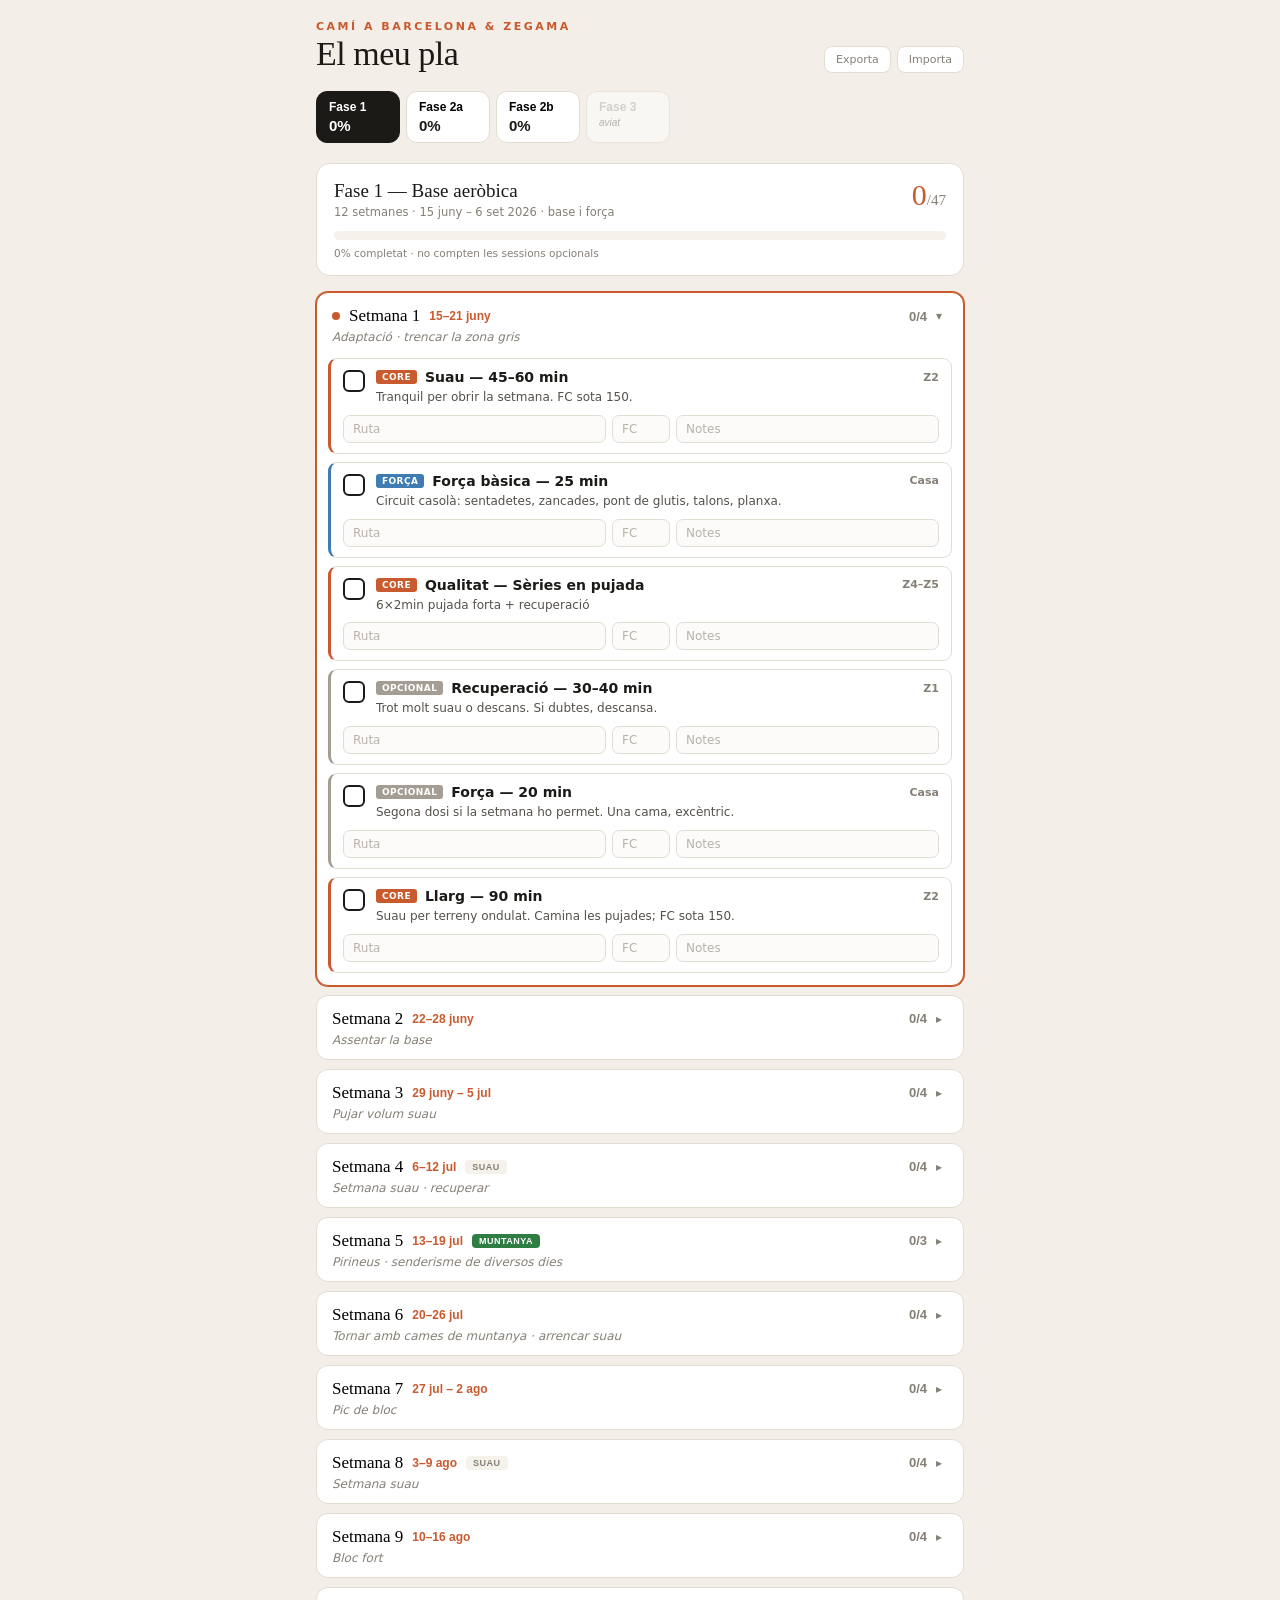
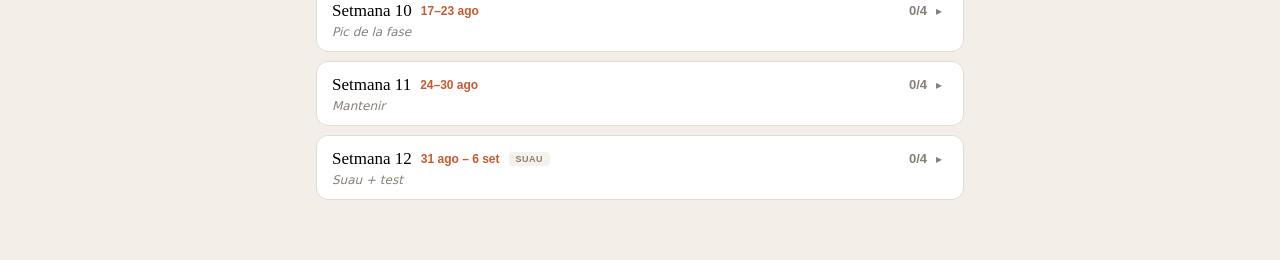
<file: track.html>
<!DOCTYPE html>
<html lang="ca">
<head>
    <meta charset="utf-8">
    <meta name="viewport" content="width=device-width, initial-scale=1">
    <title>El meu pla — Jaume Puig Piñol</title>
    <link rel="apple-touch-icon" sizes="180x180" href="apple-touch-icon.png">
    <link rel="icon" type="image/png" sizes="32x32" href="favicon-32x32.png">
    <link rel="icon" type="image/png" sizes="16x16" href="favicon-16x16.png">
</head>
<body>
<div id="root"></div>
<script type="application/json" id="plandata">
{
  "phases": [
    {
      "id": "f1",
      "name": "Fase 1 — Base aeròbica",
      "sub": "12 setmanes · 15 juny – 6 set 2026 · base i força",
      "accent": "#C85A2E",
      "start": "2026-06-15"
    },
    {
      "id": "f2a",
      "name": "Fase 2a — Prep Pota Roja",
      "sub": "6 setmanes · ~oct 2026 · muntanya · 24K / 1.114m",
      "accent": "#2E7D43",
      "start": "2026-09-28"
    },
    {
      "id": "f2b",
      "name": "Fase 2b — Bloc Marató Barcelona",
      "sub": "17 setmanes · nov 2026 – 14 març 2027 · objectiu 3:30",
      "accent": "#2E7D43",
      "start": "2026-11-16"
    },
    {
      "id": "f3",
      "name": "Fase 3 — Conversió Zegama",
      "sub": "per definir · després de Barcelona",
      "accent": "#7A4FA3",
      "start": null,
      "placeholder": true
    }
  ]
}
</script>
<script>
// ===== PLA: dades de setmanes (generades des dels PDFs) =====
// kinds: core / mp / str / opt
const WEEKS = {
 f1: buildF1(),
 f2a: buildF2a(),
 f2b: buildF2b(),
 f3: []
};

function S(kind,title,hr,note,label){return {kind,title,hr,note,label};}

function buildF1(){
  const focus=["Adaptació · trencar la zona gris","Assentar la base","Pujar volum suau","Setmana suau · recuperar",
   "Pirineus · senderisme de diversos dies","Tornar amb cames de muntanya · arrencar suau","Pic de bloc","Setmana suau","Bloc fort","Pic de la fase","Mantenir","Suau + test"];
  const dates=["15–21 juny","22–28 juny","29 juny – 5 jul","6–12 jul","13–19 jul","20–26 jul",
   "27 jul – 2 ago","3–9 ago","10–16 ago","17–23 ago","24–30 ago","31 ago – 6 set"];
  const longmin=[90,105,115,90,120,135,145,110,150,165,150,120];
  const cut=[0,0,0,1,0,0,0,1,0,0,0,1];
  const q=[["Sèries en pujada","Z4–Z5","6×2min pujada forta + recuperació"],
   ["Tempo en pujada","Z4","20min pujada sostinguda al llindar"],
   ["Sèries curtes","Z5","8×90s en pujada, recuperació completa"],
   ["Tempo en blocs","Z4","2×10min al llindar (suau)"],
   ["Sèries en pujada","Z4–Z5","7×2min pujada forta"],
   ["Tempo en pujada","Z4","24min al llindar"],
   ["Sèries curtes","Z5","9×90s en pujada"],
   ["Tempo en blocs","Z4","2×12min al llindar (suau)"],
   ["Sèries en pujada","Z4–Z5","8×2min pujada forta"],
   ["Tempo en pujada","Z4","28min al llindar"],
   ["Sèries curtes","Z5","10×90s en pujada"],
   ["Tempo en blocs","Z4","2×12min (pre-test)"]];
  const easy=["45–60","45–60","50–60","40–50","50–65","55–65","55–70","45–55","60–70","60–75","60–70","45–55"];
  return Array.from({length:12},(_,i)=>{
   // Setmana 5 (index 4): Pyrenees special week — 2 short sessions + the hike as the long run
   if(i===4){
    return {
     focus:focus[i],dates:dates[i],badge:"MUNTANYA",
     sessions:[
      S("core",`Qualitat — ${q[i][0]}`,q[i][1],"Dilluns o dimarts. " + q[i][2] + ". Avança-la abans dels Pirineus."),
      S("str","Força bàsica — 25 min","Casa","Dimecres. Només si et trobes fresc; res que et deixi adolorit per als Pirineus."),
      S("mp","Senderisme · dij–diu (16–19 jul)","Pirineus","Els dies de muntanya són el llarg d'aquesta setmana, amb escreix: hores en peu i desnivell en Z2. Or per a Zegama. Registra les rutes al Strava.","El llarg")
     ]};
   }
   // Setmana 6 (index 5): adjusted long run wording for post-Pyrenees legs
   if(i===5){
    return {
     focus:focus[i],dates:dates[i],badge:null,
     sessions:[
      S("core",`Suau — ${easy[i]} min`,"Z2","Tranquil per obrir la setmana. FC sota 150."),
      S("str","Força bàsica — 25 min","Casa","Circuit casolà: sentadetes, zancades, pont de glutis, talons, planxa."),
      S("core",`Qualitat — ${q[i][0]}`,q[i][1],q[i][2]),
      S("opt","Recuperació — 30–40 min","Z1","Trot molt suau o descans. Si dubtes, descansa."),
      S("opt","Força — 20 min","Casa","Segona dosi si la setmana ho permet. Una cama, excèntric."),
      S("core",`Llarg — ${longmin[i]} min`,"Z2","Tornes dels Pirineus amb cames cansades. Si encara estan pesades, escurça cap a 110–120 min sense remordiments. FC sota 150.")
     ]};
   }
   return {
    focus:focus[i],dates:dates[i],badge:cut[i]?"SUAU":null,
    sessions:[
     S("core",`Suau — ${easy[i]} min`,"Z2","Tranquil per obrir la setmana. FC sota 150."),
     S("str","Força bàsica — 25 min","Casa","Circuit casolà: sentadetes, zancades, pont de glutis, talons, planxa."),
     S("core",`Qualitat — ${q[i][0]}`,q[i][1],q[i][2]),
     S("opt","Recuperació — 30–40 min","Z1","Trot molt suau o descans. Si dubtes, descansa."),
     S("opt","Força — 20 min","Casa","Segona dosi si la setmana ho permet. Una cama, excèntric."),
     S("core",`Llarg — ${longmin[i]} min`,"Z2","Suau per terreny ondulat. Camina les pujades; FC sota 150.")
    ]};
  });
}

function buildF2a(){
  const focus=["Arrencada · cames de muntanya","Pujar desnivell","Pic de càrrega · simular cursa","Última càrrega forta","Afinament","Setmana de cursa"];
  const dates=["28 set – 4 oct","5–11 oct","12–18 oct","19–25 oct","26 oct – 1 nov","2–8 nov"];
  const longmin=[120,135,150,140,95,60];
  const vert=["~800m","~1000m","~1100m","~1000m","~600m","suau"];
  const q=[["Baixades tècniques","Z3–Z4","6×1,5min baixada controlada"],
   ["Pujada sostinguda","Z4","2×10min pujant al llindar"],
   ["Simulació de cursa","Z3–Z4","3×(5min puja + 3min baixa)"],
   ["Ritme de cursa","Z3","30min a ritme objectiu"],
   ["Activació curta","Z3","4×1min viu, recuperació completa"],
   ["Obertura pre-cursa","Z2–Z3","2×2min ritme cursa"]];
  const easy=["45–60","50–60","50–65","45–55","40","30"];
  const taper=[0,0,0,0,1,1];
  return Array.from({length:6},(_,i)=>({
   focus:focus[i],dates:dates[i],badge:i===5?"CURSA":(taper[i]?"AFINAMENT":null),
   sessions:[
    S("core",`Suau — ${easy[i]} min`,"Z2","Tranquil per terreny ondulat. FC sota 150."),
    S("str","Força bàsica — 25 min","Casa","Èmfasi excèntric: prepara els quàdriceps per les baixades."),
    S("core",`Qualitat — ${q[i][0]}`,q[i][1],q[i][2]),
    S("opt","Recuperació — 30–40 min","Z1","Trot molt suau o descans."),
    S("opt","Força — 20 min","Casa","Segona dosi si tens temps."),
    S("core",`Llarg — ${longmin[i]} min · ${vert[i]}`,"Z2","Muntanya acumulant desnivell. Practica menjar i beure.")
   ]}));
}

function buildF2b(){
  const focus=["Reprendre · opció Mitja de Milano (22-N)","Introduir ritme marató","Acumular ritme objectiu","Setmana suau",
   "Bloc fort · allargar","Volum i ritme pugen","Primer llarg gran amb MP","Setmana suau","Tornar a carregar",
   "Llarg clau · 18km a ritme","Pic del bloc · llarg decisiu","Bloc fort · acumular","Tornar a carregar","Últim llarg gran",
   "Inici taper","Taper · cames fresques","Setmana de cursa · 14-M"];
  const dates=["16–22 nov","23–29 nov","30 nov – 6 des","7–13 des","14–20 des","21–27 des","28 des – 3 gen",
   "4–10 gen","11–17 gen","18–24 gen","25–31 gen","1–7 feb","8–14 feb","15–21 feb","22–28 feb","1–7 març","8–14 març"];
  const km=[22,24,26,20,28,30,32,22,30,32,34,30,30,32,26,20,13];
  const mp=[0,6,8,0,10,12,14,0,16,18,18,16,16,16,10,8,6];
  const cut=[0,0,0,1,0,0,0,1,0,0,0,0,0,0,1,1,0];
  const race=[0,0,0,0,0,0,0,0,0,0,0,0,0,0,0,0,1];
  const th=[["Llindar","2×8min al llindar"],["Llindar","3×6min al llindar"],["Sèries 10K","5×1km a ritme 10K"],
   ["Llindar suau","2×6min (suau)"],["Tempo","20min continus"],["Sèries","6×1km a ritme 10K"],
   ["Tempo llarg","2×12min al llindar"],["Llindar suau","2×6min (suau)"],["Tempo","25min continus"],
   ["Sèries MP+","4×2km a ritme marató"],["Tempo","2×15min al llindar"],["Sèries","6×1km a ritme 10K"],
   ["Tempo","2×12min al llindar"],["Sèries","5×1km a ritme 10K"],["Tempo curt","2×8min"],
   ["Activació","4×90s a ritme marató"],["Obertura","3×2min ritme marató (pre-cursa)"]];
  const easy=["50–60","50–65","55–65","45–55","55–70","60–70","60–70","45–55","60–70","60–70","60–70","50–60","55–65","50–60","50–60","40–50","30–40"];
  return Array.from({length:17},(_,i)=>{
   const longSession = race[i]
     ? S("mp","MARATÓ BARCELONA","Cursa","Diumenge 14 març. El gran dia. Objectiu 3:30 (4:59/km).")
     : (i===0
        ? S("core",`Llarg suau — ${km[i]} km (o Mitja de Milano)`,"Z2","22 km tots suaus (Z2) per reprendre després de Pota Roja. Si corres Milano (22-N), la cursa fa de llarg i et saltes aquesta sortida. FC sota 150.")
        : (mp[i]>0
           ? S("mp",`Llarg amb ritme marató — ${km[i]} km`,"MP 4:59",`${km[i]-mp[i]}km suaus + ${mp[i]}km a 4:59/km. Busca terreny pla.`)
           : S("core",`Llarg suau — ${km[i]} km`,"Z2",cut[i]?"Tots suaus. Setmana suau: recupera.":"Tots suaus. Construeix base.")));
   const sessions=[
    S("core",`Suau — ${easy[i]} min`,"Z2","Tranquil. FC sota 150."),
    S("str","Força bàsica — 25 min","Casa","Potència i economia: afegeix pes si pots."),
    S("core",`Qualitat — ${th[i][0]}`,"Z4–Z5",th[i][1]),
    S("opt","Recuperació — 30–40 min","Z1","Trot molt suau o descans."),
    longSession
   ];
   if(!race[i]) sessions.push(S("opt","Força — 20 min","Casa","Segona dosi si tens temps."));
   return {focus:focus[i],dates:dates[i],badge:race[i]?"MARATÓ":(cut[i]?"SUAU":null),sessions};
  });
}

// ===== Estat / persistència =====
const PHASES = JSON.parse(document.getElementById("plandata").textContent).phases;
let STATE = {};      // key sessionId -> {done, ruta, fc, notes}
let openWeek = {};   // phaseId -> week index expanded

function sid(p,w,s){return `${p}:${w}:${s}`;}

const LS_KEY = "training_state_v1";
function loadState(){
  try{
    const raw = localStorage.getItem(LS_KEY);
    if(raw) STATE = JSON.parse(raw);
  }catch(e){ STATE = {}; }
}
let saveTimer=null;
function queueSave(){
  clearTimeout(saveTimer);
  saveTimer=setTimeout(()=>{
    try{ localStorage.setItem(LS_KEY, JSON.stringify(STATE)); flashSaved(); }
    catch(e){ /* navegador sense localStorage o en mode privat */ }
  },400);
}
function getRec(id){ return STATE[id] || {done:false,ruta:"",fc:"",notes:""}; }
function setRec(id,patch){ STATE[id]=Object.assign(getRec(id),patch); queueSave(); }

// ===== Càlculs =====
function phaseProgress(pid){
  const wks=WEEKS[pid]; let total=0,done=0;
  wks.forEach((w,wi)=>w.sessions.forEach((s,si)=>{
    if(s.kind==="opt") return; // només compten les core/mp/str per al %
    total++; if(getRec(sid(pid,wi,si)).done) done++;
  }));
  return {done,total,pct: total?Math.round(100*done/total):0};
}
// quina és la "setmana actual": primera amb alguna sessió no feta; si totes fetes, l'última
function currentWeek(pid){
  const wks=WEEKS[pid];
  for(let wi=0;wi<wks.length;wi++){
    const some = wks[wi].sessions.some((s,si)=>s.kind!=="opt" && !getRec(sid(pid,wi,si)).done);
    if(some) return wi;
  }
  return wks.length-1;
}

// ===== Render =====
let activePhase = "f1";
let saved=false;
function flashSaved(){ const el=document.getElementById("saved"); if(!el)return; el.classList.add("show"); setTimeout(()=>el.classList.remove("show"),1100); }

function kindMeta(k){
  return {
    core:{lbl:"Core",col:"var(--orange)"},
    mp:{lbl:"Ritme marató",col:"var(--green)"},
    str:{lbl:"Força",col:"var(--blue)"},
    opt:{lbl:"Opcional",col:"var(--grey)"}
  }[k];
}

function render(){
  const ph = PHASES.find(p=>p.id===activePhase);
  const wks = WEEKS[activePhase];
  const cur = wks.length? currentWeek(activePhase):0;
  if(openWeek[activePhase]===undefined) openWeek[activePhase]=cur;

  let html = `<div class="wrap">`;
  // header
  html += `<header class="head">
    <div class="kicker">Camí a Barcelona &amp; Zegama</div>
    <div class="headrow"><h1>El meu pla</h1>
      <div class="hbtns">
        <button class="hbtn" id="btn-export" title="Exporta les dades">Exporta</button>
        <button class="hbtn" id="btn-import" title="Importa les dades">Importa</button>
      </div>
    </div>
  </header>`;

  // phase tabs
  html += `<nav class="tabs">`;
  PHASES.forEach(p=>{
    const pr = p.placeholder?null:phaseProgress(p.id);
    const act = p.id===activePhase?"act":"";
    const ph2 = p.placeholder?'<span class="soon">aviat</span>':`<span class="tpct">${pr.pct}%</span>`;
    html += `<button class="tab ${act}" data-phase="${p.id}" ${p.placeholder?'disabled':''}>
       <span class="tname">${p.name.split("—")[0].trim()}</span>${ph2}</button>`;
  });
  html += `</nav>`;

  if(ph.placeholder){
    html += `<div class="empty"><h2>${ph.name}</h2><p>Aquesta fase encara no està definida. La construirem després de la Marató de Barcelona, quan sapiguem com ha anat i quina serà la teva forma de partida cap a Zegama.</p></div>`;
    html += `</div>`;
    document.getElementById("root").innerHTML = html + styles();
    bind(); return;
  }

  // phase progress bar
  const pr = phaseProgress(activePhase);
  html += `<section class="phasebar" style="--accent:${ph.accent}">
    <div class="pbtop"><div><div class="pbname">${ph.name}</div><div class="pbsub">${ph.sub}</div></div>
    <div class="pbnum">${pr.done}<span>/${pr.total}</span></div></div>
    <div class="track"><div class="fill" style="width:${pr.pct}%"></div></div>
    <div class="pbpct">${pr.pct}% completat · no compten les sessions opcionals</div>
  </section>`;

  // weeks
  html += `<section class="weeks">`;
  wks.forEach((w,wi)=>{
    const open = openWeek[activePhase]===wi;
    const isCur = wi===cur;
    const wp = (()=>{let t=0,d=0;w.sessions.forEach((s,si)=>{if(s.kind==="opt")return;t++;if(getRec(sid(activePhase,wi,si)).done)d++;});return {t,d};})();
    const allDone = wp.d===wp.t;
    html += `<div class="week ${open?'open':''} ${isCur?'cur':''}" style="--accent:${ph.accent}">
      <button class="whead" data-week="${wi}">
        <span class="wleft">
          ${isCur?'<span class="curdot"></span>':''}
          <span class="wnum">Setmana ${wi+1}</span>
          <span class="wdates">${w.dates}</span>
          ${w.badge?`<span class="wbadge ${['MARATÓ','CURSA','MUNTANYA'].includes(w.badge)?'race':''}">${w.badge}</span>`:''}
        </span>
        <span class="wright">
          <span class="wcount ${allDone?'done':''}">${wp.d}/${wp.t}</span>
          <span class="chev">${open?'▾':'▸'}</span>
        </span>
      </button>
      <div class="wfocus">${w.focus}</div>`;
    if(open){
      html += `<div class="sessions">`;
      w.sessions.forEach((s,si)=>{
        const id=sid(activePhase,wi,si);
        const rec=getRec(id);
        const km=kindMeta(s.kind);
        html += `<div class="sess ${rec.done?'sdone':''}" style="--k:${km.col}">
          <div class="srow">
            <button class="check ${rec.done?'on':''}" data-id="${id}" aria-label="Marca fet"></button>
            <div class="sbody">
              <div class="stop"><span class="ktag" style="background:${km.col}">${s.label||km.lbl}</span>
                <span class="stitle">${s.title}</span><span class="shr">${s.hr}</span></div>
              <div class="snote">${s.note}</div>
            </div>
          </div>
          <div class="track-in">
            <input class="fin" data-id="${id}" data-f="ruta" placeholder="Ruta" value="${esc(rec.ruta)}">
            <input class="fin fc" data-id="${id}" data-f="fc" placeholder="FC" value="${esc(rec.fc)}">
            <input class="fin" data-id="${id}" data-f="notes" placeholder="Notes" value="${esc(rec.notes)}">
          </div>
        </div>`;
      });
      html += `</div>`;
    }
    html += `</div>`;
  });
  html += `</section>`;

  html += `<div id="saved" class="savetoast">Desat</div>`;
  html += `</div>`;
  document.getElementById("root").innerHTML = html + styles();
  bind();
}

function esc(s){return (s||"").replace(/"/g,"&quot;").replace(/</g,"&lt;");}

function bind(){
  document.querySelectorAll(".tab[data-phase]").forEach(b=>b.onclick=()=>{activePhase=b.dataset.phase;render();});
  document.querySelectorAll(".whead").forEach(b=>b.onclick=()=>{
    const wi=+b.dataset.week; openWeek[activePhase]= openWeek[activePhase]===wi?-1:wi; render();
  });
  document.querySelectorAll(".check").forEach(b=>b.onclick=()=>{
    const id=b.dataset.id; setRec(id,{done:!getRec(id).done}); render();
  });
  document.querySelectorAll(".fin").forEach(inp=>{
    inp.oninput=()=>{ const id=inp.dataset.id; setRec(id,{[inp.dataset.f]:inp.value}); };
  });
  const be=document.getElementById("btn-export");
  if(be) be.onclick=exportData;
  const bi=document.getElementById("btn-import");
  if(bi) bi.onclick=importData;
}

function exportData(){
  const blob=new Blob([JSON.stringify(STATE,null,2)],{type:"application/json"});
  const url=URL.createObjectURL(blob);
  const a=document.createElement("a");
  a.href=url; a.download="entrenament_dades.json"; a.click();
  URL.revokeObjectURL(url);
}
function importData(){
  const inp=document.createElement("input");
  inp.type="file"; inp.accept="application/json";
  inp.onchange=()=>{
    const f=inp.files[0]; if(!f) return;
    const r=new FileReader();
    r.onload=()=>{ try{ STATE=JSON.parse(r.result); queueSave(); render(); }
      catch(e){ alert("No s'ha pogut llegir el fitxer."); } };
    r.readAsText(f);
  };
  inp.click();
}

function styles(){ return `<style>
:root{--bg:#f3efe8;--card:#fff;--ink:#1c1a17;--muted:#857f76;--line:#e2ddd3;
--orange:#C85A2E;--green:#2E7D43;--blue:#3E7CB1;--grey:#a39d93;--grey-soft:#f5f2ec;
--serif:'Georgia',serif;}
*{box-sizing:border-box;margin:0;padding:0;-webkit-tap-highlight-color:transparent;}
#root{background:var(--bg);min-height:100vh;font-family:ui-sans-serif,system-ui,-apple-system,sans-serif;color:var(--ink);}
.wrap{max-width:680px;margin:0 auto;padding:20px 16px 60px;}
.head{margin-bottom:18px;}
.headrow{display:flex;justify-content:space-between;align-items:flex-end;gap:12px;flex-wrap:wrap;}
.hbtns{display:flex;gap:6px;}
.hbtn{font-size:11px;font-family:inherit;background:var(--card);border:1.5px solid var(--line);border-radius:8px;padding:6px 11px;cursor:pointer;color:var(--muted);}
.hbtn:hover{border-color:var(--ink);color:var(--ink);}
.kicker{font-size:11px;letter-spacing:2.5px;text-transform:uppercase;color:var(--orange);font-weight:700;}
.head h1{font-family:var(--serif);font-weight:400;font-size:34px;letter-spacing:-.5px;margin-top:2px;}
.tabs{display:flex;gap:6px;margin-bottom:18px;overflow-x:auto;padding-bottom:2px;}
.tab{flex:0 0 auto;background:var(--card);border:1.5px solid var(--line);border-radius:11px;padding:8px 12px;cursor:pointer;
display:flex;flex-direction:column;gap:3px;min-width:84px;transition:.15s;}
.tab.act{border-color:var(--ink);background:var(--ink);}
.tab.act .tname{color:#fff;} .tab.act .tpct{color:#fff;}
.tab:disabled{opacity:.55;cursor:default;}
.tname{font-size:12px;font-weight:600;white-space:nowrap;}
.tpct{font-size:15px;font-weight:700;color:var(--ink);}
.soon{font-size:10px;color:var(--muted);font-style:italic;}
.phasebar{background:var(--card);border:1px solid var(--line);border-radius:14px;padding:16px 17px;margin-bottom:16px;}
.pbtop{display:flex;justify-content:space-between;align-items:flex-start;gap:12px;margin-bottom:11px;}
.pbname{font-family:var(--serif);font-size:19px;}
.pbsub{font-size:11.5px;color:var(--muted);margin-top:2px;line-height:1.4;}
.pbnum{font-family:var(--serif);font-size:30px;color:var(--accent);line-height:1;white-space:nowrap;}
.pbnum span{font-size:15px;color:var(--muted);}
.track{height:9px;background:var(--grey-soft);border-radius:6px;overflow:hidden;}
.fill{height:100%;background:var(--accent);border-radius:6px;transition:width .35s ease;}
.pbpct{font-size:10.5px;color:var(--muted);margin-top:7px;}
.weeks{display:flex;flex-direction:column;gap:9px;}
.week{background:var(--card);border:1px solid var(--line);border-radius:12px;overflow:hidden;}
.week.cur{border-color:var(--accent);box-shadow:0 0 0 1px var(--accent);}
.whead{width:100%;background:none;border:none;cursor:pointer;display:flex;justify-content:space-between;align-items:center;
padding:13px 15px 4px;gap:10px;text-align:left;}
.wleft{display:flex;align-items:center;gap:9px;flex-wrap:wrap;}
.curdot{width:8px;height:8px;border-radius:50%;background:var(--accent);flex:0 0 auto;}
.wnum{font-family:var(--serif);font-size:17px;}
.wdates{font-size:12px;color:var(--accent);font-weight:600;}
.wbadge{font-size:9px;font-weight:700;letter-spacing:.5px;background:var(--grey-soft);color:var(--muted);padding:2px 7px;border-radius:4px;}
.wbadge.race{background:var(--green);color:#fff;}
.wright{display:flex;align-items:center;gap:9px;flex:0 0 auto;}
.wcount{font-size:13px;font-weight:600;color:var(--muted);font-variant-numeric:tabular-nums;}
.wcount.done{color:var(--green);}
.chev{font-size:12px;color:var(--muted);width:12px;}
.wfocus{font-size:12px;color:var(--muted);font-style:italic;padding:0 15px 12px;}
.sessions{padding:2px 11px 12px;display:flex;flex-direction:column;gap:8px;}
.sess{border:1px solid var(--line);border-left:3px solid var(--k);border-radius:9px;padding:10px 12px;transition:.15s;}
.sess.sdone{background:#fbfaf8;opacity:.72;}
.srow{display:flex;gap:11px;align-items:flex-start;}
.check{flex:0 0 auto;width:22px;height:22px;border:2px solid var(--ink);border-radius:6px;background:#fff;cursor:pointer;margin-top:1px;position:relative;}
.check.on{background:var(--green);border-color:var(--green);}
.check.on::after{content:"✓";color:#fff;font-size:14px;font-weight:700;position:absolute;top:50%;left:50%;transform:translate(-50%,-52%);}
.sbody{flex:1;min-width:0;}
.stop{display:flex;align-items:center;gap:8px;flex-wrap:wrap;}
.ktag{font-size:9px;font-weight:700;letter-spacing:.4px;text-transform:uppercase;color:#fff;padding:2px 6px;border-radius:3px;}
.stitle{font-size:14px;font-weight:600;}
.shr{font-size:11px;color:var(--muted);margin-left:auto;font-weight:600;}
.snote{font-size:12px;color:#54504a;line-height:1.4;margin-top:4px;}
.sess.sdone .stitle{text-decoration:line-through;text-decoration-color:var(--muted);}
.track-in{display:flex;gap:6px;margin-top:9px;}
.fin{flex:1;min-width:0;border:1px solid var(--line);border-radius:7px;padding:6px 9px;font-size:12px;font-family:inherit;background:#fcfbf9;color:var(--ink);}
.fin.fc{flex:0 0 58px;}
.fin:focus{outline:none;border-color:var(--accent);background:#fff;}
.fin::placeholder{color:#b8b2a8;}
.empty{background:var(--card);border:1px dashed var(--line);border-radius:14px;padding:30px 22px;text-align:center;}
.empty h2{font-family:var(--serif);font-weight:400;font-size:22px;margin-bottom:8px;}
.empty p{font-size:13px;color:var(--muted);line-height:1.55;max-width:420px;margin:0 auto;}
.savetoast{position:fixed;bottom:18px;left:50%;transform:translateX(-50%) translateY(20px);background:var(--ink);color:#fff;
font-size:12px;padding:7px 16px;border-radius:20px;opacity:0;transition:.25s;pointer-events:none;}
.savetoast.show{opacity:1;transform:translateX(-50%) translateY(0);}
@media(max-width:480px){.head h1{font-size:28px;}.pbname{font-size:17px;}}
</style>`; }

// ===== init =====
(function(){
  loadState();
  render();
})();
</script>
</body>
</html>
</file>
<file: css/vendor.css>
/* ===================================================================
 * Augustine Third-party Stylesheets
 * Template Ver. 1.0.0
 * 03-16-2022
 * -------------------------------------------------------------------
 *
 * TOC:
 * # PrismJS 
 * # Swiper
 * # PhotoSwipe Main CSS
 * # PhotoSwipe Skin
 *
 * ------------------------------------------------------------------- */


/* ===================================================================
 * # PrismJS 1.20.0
 *   https://prismjs.com/download.html#themes=prism-okaidia&languages=markup+css+clike+javascript+markup-templating+php 
 *   
 *   okaidia theme for JavaScript, CSS and HTML
 *   Loosely based on Monokai textmate theme by http://www.monokai.nl/
 *   @author ocodia
 * ------------------------------------------------------------------- */
code[class*="language-"],
pre[class*="language-"] {
    color           : #f8f8f2;
    background      : none;
    text-shadow     : 0 1px rgba(0, 0, 0, 0.3);
    font-family     : var(--font-mono);
    font-size       : calc(var(--text-size) * 0.9444);
    text-align      : left;
    white-space     : pre;
    word-spacing    : normal;
    word-break      : normal;
    word-wrap       : normal;
    line-height     : var(--vspace-1);
    -moz-tab-size   : 4;
    -o-tab-size     : 4;
    tab-size        : 4;
    -webkit-hyphens : none;
    -moz-hyphens    : none;
    -ms-hyphens     : none;
    hyphens         : none;
}

/* Code blocks */
pre[class*="language-"] {
    padding  : var(--vspace-0_5) 0 var(--vspace-1);
    margin   : var(--vspace-1) 0;
    overflow : auto;
}

:not(pre)>code[class*="language-"],
pre[class*="language-"] {
    background : #272822;
}

/* Inline code */
:not(pre)>code[class*="language-"] {
    padding     : .1em;
    white-space : normal;
}

.token.comment,
.token.prolog,
.token.doctype,
.token.cdata {
    color : slategray;
}

.token.punctuation {
    color : #f8f8f2;
}

.token.namespace {
    opacity : .7;
}

.token.property,
.token.tag,
.token.constant,
.token.symbol,
.token.deleted {
    color : #f92672;
}

.token.boolean,
.token.number {
    color : #ae81ff;
}

.token.selector,
.token.attr-name,
.token.string,
.token.char,
.token.builtin,
.token.inserted {
    color : #a6e22e;
}

.token.operator,
.token.entity,
.token.url,
.language-css .token.string,
.style .token.string,
.token.variable {
    color : #f8f8f2;
}

.token.atrule,
.token.attr-value,
.token.function,
.token.class-name {
    color : #e6db74;
}

.token.keyword {
    color : #66d9ef;
}

.token.regex,
.token.important {
    color : #fd971f;
}

.token.important,
.token.bold {
    font-weight : bold;
}

.token.italic {
    font-style : italic;
}

.token.entity {
    cursor : help;
}



/* ===================================================================
 * # Swiper 8.0.6
 * Most modern mobile touch slider and framework with hardware accelerated transitions
 * https://swiperjs.com
 *
 * Copyright 2014-2022 Vladimir Kharlampidi
 *
 * Released under the MIT License
 *
 * Released on: February 14, 2022
 * ------------------------------------------------------------------- */
@font-face {
    font-family : 'swiper-icons';
    src         : url("data:application/font-woff;charset=utf-8;base64, [base64]//wADZ2x5ZgAAAywAAADMAAAD2MHtryVoZWFkAAABbAAAADAAAAA2E2+eoWhoZWEAAAGcAAAAHwAAACQC9gDzaG10eAAAAigAAAAZAAAArgJkABFsb2NhAAAC0AAAAFoAAABaFQAUGG1heHAAAAG8AAAAHwAAACAAcABAbmFtZQAAA/gAAAE5AAACXvFdBwlwb3N0AAAFNAAAAGIAAACE5s74hXjaY2BkYGAAYpf5Hu/j+W2+MnAzMYDAzaX6QjD6/4//Bxj5GA8AuRwMYGkAPywL13jaY2BkYGA88P8Agx4j+/8fQDYfA1AEBWgDAIB2BOoAeNpjYGRgYNBh4GdgYgABEMnIABJzYNADCQAACWgAsQB42mNgYfzCOIGBlYGB0YcxjYGBwR1Kf2WQZGhhYGBiYGVmgAFGBiQQkOaawtDAoMBQxXjg/wEGPcYDDA4wNUA2CCgwsAAAO4EL6gAAeNpj2M0gyAACqxgGNWBkZ2D4/wMA+xkDdgAAAHjaY2BgYGaAYBkGRgYQiAHyGMF8FgYHIM3DwMHABGQrMOgyWDLEM1T9/w8UBfEMgLzE////P/5//f/V/xv+r4eaAAeMbAxwIUYmIMHEgKYAYjUcsDAwsLKxc3BycfPw8jEQA/[base64]/uznmfPFBNODM2K7MTQ45YEAZqGP81AmGGcF3iPqOop0r1SPTaTbVkfUe4HXj97wYE+yNwWYxwWu4v1ugWHgo3S1XdZEVqWM7ET0cfnLGxWfkgR42o2PvWrDMBSFj/IHLaF0zKjRgdiVMwScNRAoWUoH78Y2icB/yIY09An6AH2Bdu/UB+yxopYshQiEvnvu0dURgDt8QeC8PDw7Fpji3fEA4z/PEJ6YOB5hKh4dj3EvXhxPqH/SKUY3rJ7srZ4FZnh1PMAtPhwP6fl2PMJMPDgeQ4rY8YT6Gzao0eAEA409DuggmTnFnOcSCiEiLMgxCiTI6Cq5DZUd3Qmp10vO0LaLTd2cjN4fOumlc7lUYbSQcZFkutRG7g6JKZKy0RmdLY680CDnEJ+UMkpFFe1RN7nxdVpXrC4aTtnaurOnYercZg2YVmLN/d/gczfEimrE/fs/bOuq29Zmn8tloORaXgZgGa78yO9/cnXm2BpaGvq25Dv9S4E9+5SIc9PqupJKhYFSSl47+Qcr1mYNAAAAeNptw0cKwkAAAMDZJA8Q7OUJvkLsPfZ6zFVERPy8qHh2YER+3i/BP83vIBLLySsoKimrqKqpa2hp6+jq6RsYGhmbmJqZSy0sraxtbO3sHRydnEMU4uR6yx7JJXveP7WrDycAAAAAAAH//wACeNpjYGRgYOABYhkgZgJCZgZNBkYGLQZtIJsFLMYAAAw3ALgAeNolizEKgDAQBCchRbC2sFER0YD6qVQiBCv/H9ezGI6Z5XBAw8CBK/m5iQQVauVbXLnOrMZv2oLdKFa8Pjuru2hJzGabmOSLzNMzvutpB3N42mNgZGBg4GKQYzBhYMxJLMlj4GBgAYow/P/PAJJhLM6sSoWKfWCAAwDAjgbRAAB42mNgYGBkAIIbCZo5IPrmUn0hGA0AO8EFTQAA");
    font-weight : 400;
    font-style  : normal;
}

:root {
    --swiper-theme-color : #007aff;
}

.swiper {
    margin-left  : auto;
    margin-right : auto;
    position     : relative;
    overflow     : hidden;
    list-style   : none;
    padding      : 0;
    /* Fix of Webkit flickering */
    z-index      : 1;
}

.swiper-vertical>.swiper-wrapper {
    flex-direction : column;
}

.swiper-wrapper {
    position            : relative;
    width               : 100%;
    height              : 100%;
    z-index             : 1;
    display             : flex;
    transition-property : transform;
    box-sizing          : content-box;
}

.swiper-android .swiper-slide,
.swiper-wrapper {
    transform : translate3d(0px, 0, 0);
}

.swiper-pointer-events {
    touch-action : pan-y;
}

.swiper-pointer-events.swiper-vertical {
    touch-action : pan-x;
}

.swiper-slide {
    flex-shrink         : 0;
    width               : 100%;
    height              : 100%;
    position            : relative;
    transition-property : transform;
}

.swiper-slide-invisible-blank {
    visibility : hidden;
}

/* Auto Height */
.swiper-autoheight,
.swiper-autoheight .swiper-slide {
    height : auto;
}

.swiper-autoheight .swiper-wrapper {
    align-items         : flex-start;
    transition-property : transform, height;
}

.swiper-backface-hidden .swiper-slide {
    transform                   : translateZ(0);
    -webkit-backface-visibility : hidden;
    backface-visibility         : hidden;
}

/* 3D Effects */
.swiper-3d,
.swiper-3d.swiper-css-mode .swiper-wrapper {
    perspective : 1200px;
}

.swiper-3d .swiper-wrapper,
.swiper-3d .swiper-slide,
.swiper-3d .swiper-slide-shadow,
.swiper-3d .swiper-slide-shadow-left,
.swiper-3d .swiper-slide-shadow-right,
.swiper-3d .swiper-slide-shadow-top,
.swiper-3d .swiper-slide-shadow-bottom,
.swiper-3d .swiper-cube-shadow {
    transform-style : preserve-3d;
}

.swiper-3d .swiper-slide-shadow,
.swiper-3d .swiper-slide-shadow-left,
.swiper-3d .swiper-slide-shadow-right,
.swiper-3d .swiper-slide-shadow-top,
.swiper-3d .swiper-slide-shadow-bottom {
    position       : absolute;
    left           : 0;
    top            : 0;
    width          : 100%;
    height         : 100%;
    pointer-events : none;
    z-index        : 10;
}

.swiper-3d .swiper-slide-shadow {
    background : rgba(0, 0, 0, 0.15);
}

.swiper-3d .swiper-slide-shadow-left {
    background-image : linear-gradient(to left, rgba(0, 0, 0, 0.5), rgba(0, 0, 0, 0));
}

.swiper-3d .swiper-slide-shadow-right {
    background-image : linear-gradient(to right, rgba(0, 0, 0, 0.5), rgba(0, 0, 0, 0));
}

.swiper-3d .swiper-slide-shadow-top {
    background-image : linear-gradient(to top, rgba(0, 0, 0, 0.5), rgba(0, 0, 0, 0));
}

.swiper-3d .swiper-slide-shadow-bottom {
    background-image : linear-gradient(to bottom, rgba(0, 0, 0, 0.5), rgba(0, 0, 0, 0));
}

/* CSS Mode */
.swiper-css-mode>.swiper-wrapper {
    overflow           : auto;
    scrollbar-width    : none;
    /* For Firefox */
    -ms-overflow-style : none;
    /* For Internet Explorer and Edge */
}

.swiper-css-mode>.swiper-wrapper::-webkit-scrollbar {
    display : none;
}

.swiper-css-mode>.swiper-wrapper>.swiper-slide {
    scroll-snap-align : start start;
}

.swiper-horizontal.swiper-css-mode>.swiper-wrapper {
    scroll-snap-type : x mandatory;
}

.swiper-vertical.swiper-css-mode>.swiper-wrapper {
    scroll-snap-type : y mandatory;
}

.swiper-centered>.swiper-wrapper::before {
    content     : '';
    flex-shrink : 0;
    order       : 9999;
}

.swiper-centered.swiper-horizontal>.swiper-wrapper>.swiper-slide:first-child {
    margin-inline-start : var(--swiper-centered-offset-before);
}

.swiper-centered.swiper-horizontal>.swiper-wrapper::before {
    height     : 100%;
    min-height : 1px;
    width      : var(--swiper-centered-offset-after);
}

.swiper-centered.swiper-vertical>.swiper-wrapper>.swiper-slide:first-child {
    margin-block-start : var(--swiper-centered-offset-before);
}

.swiper-centered.swiper-vertical>.swiper-wrapper::before {
    width     : 100%;
    min-width : 1px;
    height    : var(--swiper-centered-offset-after);
}

.swiper-centered>.swiper-wrapper>.swiper-slide {
    scroll-snap-align : center center;
}

.swiper-virtual .swiper-slide {
    -webkit-backface-visibility : hidden;
    transform                   : translateZ(0);
}

.swiper-virtual.swiper-css-mode .swiper-wrapper::after {
    content        : '';
    position       : absolute;
    left           : 0;
    top            : 0;
    pointer-events : none;
}

.swiper-virtual.swiper-css-mode.swiper-horizontal .swiper-wrapper::after {
    height : 1px;
    width  : var(--swiper-virtual-size);
}

.swiper-virtual.swiper-css-mode.swiper-vertical .swiper-wrapper::after {
    width  : 1px;
    height : var(--swiper-virtual-size);
}

:root {
    --swiper-navigation-size  : 44px;
    /*
  --swiper-navigation-color   : var(--swiper-theme-color);
  */
}

.swiper-button-prev,
.swiper-button-next {
    position        : absolute;
    top             : 50%;
    width           : calc(var(--swiper-navigation-size) / 44 * 27);
    height          : var(--swiper-navigation-size);
    margin-top      : calc(0px - (var(--swiper-navigation-size) / 2));
    z-index         : 10;
    cursor          : pointer;
    display         : flex;
    align-items     : center;
    justify-content : center;
    color           : var(--swiper-navigation-color, var(--swiper-theme-color));
}

.swiper-button-prev.swiper-button-disabled,
.swiper-button-next.swiper-button-disabled {
    opacity        : 0.35;
    cursor         : auto;
    pointer-events : none;
}

.swiper-button-prev:after,
.swiper-button-next:after {
    font-family    : swiper-icons;
    font-size      : var(--swiper-navigation-size);
    text-transform : none !important;
    letter-spacing : 0;
    text-transform : none;
    font-variant   : initial;
    line-height    : 1;
}

.swiper-button-prev,
.swiper-rtl .swiper-button-next {
    left  : 10px;
    right : auto;
}

.swiper-button-prev:after,
.swiper-rtl .swiper-button-next:after {
    content : 'prev';
}

.swiper-button-next,
.swiper-rtl .swiper-button-prev {
    right : 10px;
    left  : auto;
}

.swiper-button-next:after,
.swiper-rtl .swiper-button-prev:after {
    content : 'next';
}

.swiper-button-lock {
    display : none;
}

:root {
    /*
  --swiper-pagination-color: var(--swiper-theme-color);
  --swiper-pagination-bullet-size: 8px;
  --swiper-pagination-bullet-width: 8px;
  --swiper-pagination-bullet-height: 8px;
  --swiper-pagination-bullet-inactive-color: #000;
  --swiper-pagination-bullet-inactive-opacity: 0.2;
  --swiper-pagination-bullet-opacity: 1;
  --swiper-pagination-bullet-horizontal-gap: 4px;
  --swiper-pagination-bullet-vertical-gap: 6px;
  */
}

.swiper-pagination {
    position   : absolute;
    text-align : center;
    transition : 300ms opacity;
    transform  : translate3d(0, 0, 0);
    z-index    : 10;
}

.swiper-pagination.swiper-pagination-hidden {
    opacity : 0;
}

/* Common Styles */
.swiper-pagination-fraction,
.swiper-pagination-custom,
.swiper-horizontal>.swiper-pagination-bullets,
.swiper-pagination-bullets.swiper-pagination-horizontal {
    bottom : 10px;
    left   : 0;
    width  : 100%;
}

/* Bullets */
.swiper-pagination-bullets-dynamic {
    overflow  : hidden;
    font-size : 0;
}

.swiper-pagination-bullets-dynamic .swiper-pagination-bullet {
    transform : scale(0.33);
    position  : relative;
}

.swiper-pagination-bullets-dynamic .swiper-pagination-bullet-active {
    transform : scale(1);
}

.swiper-pagination-bullets-dynamic .swiper-pagination-bullet-active-main {
    transform : scale(1);
}

.swiper-pagination-bullets-dynamic .swiper-pagination-bullet-active-prev {
    transform : scale(0.66);
}

.swiper-pagination-bullets-dynamic .swiper-pagination-bullet-active-prev-prev {
    transform : scale(0.33);
}

.swiper-pagination-bullets-dynamic .swiper-pagination-bullet-active-next {
    transform : scale(0.66);
}

.swiper-pagination-bullets-dynamic .swiper-pagination-bullet-active-next-next {
    transform : scale(0.33);
}

.swiper-pagination-bullet {
    width         : var(--swiper-pagination-bullet-width, var(--swiper-pagination-bullet-size, 8px));
    height        : var(--swiper-pagination-bullet-height, var(--swiper-pagination-bullet-size, 8px));
    display       : inline-block;
    border-radius : 50%;
    background    : var(--swiper-pagination-bullet-inactive-color, #000);
    opacity       : var(--swiper-pagination-bullet-inactive-opacity, 0.2);
}

button.swiper-pagination-bullet {
    border             : none;
    margin             : 0;
    padding            : 0;
    box-shadow         : none;
    -webkit-appearance : none;
    appearance         : none;
}

.swiper-pagination-clickable .swiper-pagination-bullet {
    cursor : pointer;
}

.swiper-pagination-bullet:only-child {
    display : none !important;
}

.swiper-pagination-bullet-active {
    opacity    : var(--swiper-pagination-bullet-opacity, 1);
    background : var(--swiper-pagination-color, var(--swiper-theme-color));
}

.swiper-vertical>.swiper-pagination-bullets,
.swiper-pagination-vertical.swiper-pagination-bullets {
    right     : 10px;
    top       : 50%;
    transform : translate3d(0px, -50%, 0);
}

.swiper-vertical>.swiper-pagination-bullets .swiper-pagination-bullet,
.swiper-pagination-vertical.swiper-pagination-bullets .swiper-pagination-bullet {
    margin  : var(--swiper-pagination-bullet-vertical-gap, 6px) 0;
    display : block;
}

.swiper-vertical>.swiper-pagination-bullets.swiper-pagination-bullets-dynamic,
.swiper-pagination-vertical.swiper-pagination-bullets.swiper-pagination-bullets-dynamic {
    top       : 50%;
    transform : translateY(-50%);
    width     : 8px;
}

.swiper-vertical>.swiper-pagination-bullets.swiper-pagination-bullets-dynamic .swiper-pagination-bullet,
.swiper-pagination-vertical.swiper-pagination-bullets.swiper-pagination-bullets-dynamic .swiper-pagination-bullet {
    display    : inline-block;
    transition : 200ms transform, 200ms top;
}

.swiper-horizontal>.swiper-pagination-bullets .swiper-pagination-bullet,
.swiper-pagination-horizontal.swiper-pagination-bullets .swiper-pagination-bullet {
    margin : 0 var(--swiper-pagination-bullet-horizontal-gap, 4px);
}

.swiper-horizontal>.swiper-pagination-bullets.swiper-pagination-bullets-dynamic,
.swiper-pagination-horizontal.swiper-pagination-bullets.swiper-pagination-bullets-dynamic {
    left        : 50%;
    transform   : translateX(-50%);
    white-space : nowrap;
}

.swiper-horizontal>.swiper-pagination-bullets.swiper-pagination-bullets-dynamic .swiper-pagination-bullet,
.swiper-pagination-horizontal.swiper-pagination-bullets.swiper-pagination-bullets-dynamic .swiper-pagination-bullet {
    transition : 200ms transform, 200ms left;
}

.swiper-horizontal.swiper-rtl>.swiper-pagination-bullets-dynamic .swiper-pagination-bullet {
    transition : 200ms transform, 200ms right;
}

/* Progress */
.swiper-pagination-progressbar {
    background : rgba(0, 0, 0, 0.25);
    position   : absolute;
}

.swiper-pagination-progressbar .swiper-pagination-progressbar-fill {
    background       : var(--swiper-pagination-color, var(--swiper-theme-color));
    position         : absolute;
    left             : 0;
    top              : 0;
    width            : 100%;
    height           : 100%;
    transform        : scale(0);
    transform-origin : left top;
}

.swiper-rtl .swiper-pagination-progressbar .swiper-pagination-progressbar-fill {
    transform-origin : right top;
}

.swiper-horizontal>.swiper-pagination-progressbar,
.swiper-pagination-progressbar.swiper-pagination-horizontal,
.swiper-vertical>.swiper-pagination-progressbar.swiper-pagination-progressbar-opposite,
.swiper-pagination-progressbar.swiper-pagination-vertical.swiper-pagination-progressbar-opposite {
    width  : 100%;
    height : 4px;
    left   : 0;
    top    : 0;
}

.swiper-vertical>.swiper-pagination-progressbar,
.swiper-pagination-progressbar.swiper-pagination-vertical,
.swiper-horizontal>.swiper-pagination-progressbar.swiper-pagination-progressbar-opposite,
.swiper-pagination-progressbar.swiper-pagination-horizontal.swiper-pagination-progressbar-opposite {
    width  : 4px;
    height : 100%;
    left   : 0;
    top    : 0;
}

.swiper-pagination-lock {
    display : none;
}

/* Scrollbar */
.swiper-scrollbar {
    border-radius    : 10px;
    position         : relative;
    -ms-touch-action : none;
    background       : rgba(0, 0, 0, 0.1);
}

.swiper-horizontal>.swiper-scrollbar {
    position : absolute;
    left     : 1%;
    bottom   : 3px;
    z-index  : 50;
    height   : 5px;
    width    : 98%;
}

.swiper-vertical>.swiper-scrollbar {
    position : absolute;
    right    : 3px;
    top      : 1%;
    z-index  : 50;
    width    : 5px;
    height   : 98%;
}

.swiper-scrollbar-drag {
    height        : 100%;
    width         : 100%;
    position      : relative;
    background    : rgba(0, 0, 0, 0.5);
    border-radius : 10px;
    left          : 0;
    top           : 0;
}

.swiper-scrollbar-cursor-drag {
    cursor : move;
}

.swiper-scrollbar-lock {
    display : none;
}

.swiper-zoom-container {
    width           : 100%;
    height          : 100%;
    display         : flex;
    justify-content : center;
    align-items     : center;
    text-align      : center;
}

.swiper-zoom-container>img,
.swiper-zoom-container>svg,
.swiper-zoom-container>canvas {
    max-width  : 100%;
    max-height : 100%;
    object-fit : contain;
}

.swiper-slide-zoomed {
    cursor : move;
}

/* Preloader */
:root {
    /*
  --swiper-preloader-color: var(--swiper-theme-color);
  */
}

.swiper-lazy-preloader {
    width            : 42px;
    height           : 42px;
    position         : absolute;
    left             : 50%;
    top              : 50%;
    margin-left      : -21px;
    margin-top       : -21px;
    z-index          : 10;
    transform-origin : 50%;
    box-sizing       : border-box;
    border           : 4px solid var(--swiper-preloader-color, var(--swiper-theme-color));
    border-radius    : 50%;
    border-top-color : transparent;
}

.swiper-slide-visible .swiper-lazy-preloader {
    animation : swiper-preloader-spin 1s infinite linear;
}

.swiper-lazy-preloader-white {
    --swiper-preloader-color : #fff;
}

.swiper-lazy-preloader-black {
    --swiper-preloader-color : #000;
}

@keyframes swiper-preloader-spin {
    100% {
        transform : rotate(360deg);
    }
}

/* a11y */
.swiper .swiper-notification {
    position       : absolute;
    left           : 0;
    top            : 0;
    pointer-events : none;
    opacity        : 0;
    z-index        : -1000;
}

.swiper-free-mode>.swiper-wrapper {
    transition-timing-function : ease-out;
    margin                     : 0 auto;
}

.swiper-grid>.swiper-wrapper {
    flex-wrap : wrap;
}

.swiper-grid-column>.swiper-wrapper {
    flex-wrap      : wrap;
    flex-direction : column;
}

.swiper-fade.swiper-free-mode .swiper-slide {
    transition-timing-function : ease-out;
}

.swiper-fade .swiper-slide {
    pointer-events      : none;
    transition-property : opacity;
}

.swiper-fade .swiper-slide .swiper-slide {
    pointer-events : none;
}

.swiper-fade .swiper-slide-active,
.swiper-fade .swiper-slide-active .swiper-slide-active {
    pointer-events : auto;
}

.swiper-cube {
    overflow : visible;
}

.swiper-cube .swiper-slide {
    pointer-events              : none;
    -webkit-backface-visibility : hidden;
    backface-visibility         : hidden;
    z-index                     : 1;
    visibility                  : hidden;
    transform-origin            : 0 0;
    width                       : 100%;
    height                      : 100%;
}

.swiper-cube .swiper-slide .swiper-slide {
    pointer-events : none;
}

.swiper-cube.swiper-rtl .swiper-slide {
    transform-origin : 100% 0;
}

.swiper-cube .swiper-slide-active,
.swiper-cube .swiper-slide-active .swiper-slide-active {
    pointer-events : auto;
}

.swiper-cube .swiper-slide-active,
.swiper-cube .swiper-slide-next,
.swiper-cube .swiper-slide-prev,
.swiper-cube .swiper-slide-next+.swiper-slide {
    pointer-events : auto;
    visibility     : visible;
}

.swiper-cube .swiper-slide-shadow-top,
.swiper-cube .swiper-slide-shadow-bottom,
.swiper-cube .swiper-slide-shadow-left,
.swiper-cube .swiper-slide-shadow-right {
    z-index                     : 0;
    -webkit-backface-visibility : hidden;
    backface-visibility         : hidden;
}

.swiper-cube .swiper-cube-shadow {
    position : absolute;
    left     : 0;
    bottom   : 0px;
    width    : 100%;
    height   : 100%;
    opacity  : 0.6;
    z-index  : 0;
}

.swiper-cube .swiper-cube-shadow:before {
    content    : '';
    background : #000;
    position   : absolute;
    left       : 0;
    top        : 0;
    bottom     : 0;
    right      : 0;
    filter     : blur(50px);
}

.swiper-flip {
    overflow : visible;
}

.swiper-flip .swiper-slide {
    pointer-events              : none;
    -webkit-backface-visibility : hidden;
    backface-visibility         : hidden;
    z-index                     : 1;
}

.swiper-flip .swiper-slide .swiper-slide {
    pointer-events : none;
}

.swiper-flip .swiper-slide-active,
.swiper-flip .swiper-slide-active .swiper-slide-active {
    pointer-events : auto;
}

.swiper-flip .swiper-slide-shadow-top,
.swiper-flip .swiper-slide-shadow-bottom,
.swiper-flip .swiper-slide-shadow-left,
.swiper-flip .swiper-slide-shadow-right {
    z-index                     : 0;
    -webkit-backface-visibility : hidden;
    backface-visibility         : hidden;
}

.swiper-creative .swiper-slide {
    -webkit-backface-visibility : hidden;
    backface-visibility         : hidden;
    overflow                    : hidden;
    transition-property         : transform, opacity, height;
}

.swiper-cards {
    overflow : visible;
}

.swiper-cards .swiper-slide {
    transform-origin            : center bottom;
    -webkit-backface-visibility : hidden;
    backface-visibility         : hidden;
    overflow                    : hidden;
}



/* ===================================================================
 * # PhotoSwipe Main CSS by Dmitry Semenov
 *   photoswipe.com | MIT license 
 *
 * ------------------------------------------------------------------- */
/*
    Styles for basic PhotoSwipe functionality (sliding area, open/close transitions)
*/

/* pswp = photoswipe */
.pswp {
    display                     : none;
    position                    : absolute;
    width                       : 100%;
    height                      : 100%;
    left                        : 0;
    top                         : 0;
    overflow                    : hidden;
    -ms-touch-action            : none;
    touch-action                : none;
    z-index                     : 1500;
    -webkit-text-size-adjust    : 100%;
    /* create separate layer, to avoid paint on window.onscroll in webkit/blink */
    -webkit-backface-visibility : hidden;
    outline                     : none;
}

.pswp * {
    -webkit-box-sizing : border-box;
    box-sizing         : border-box;
}

.pswp img {
    max-width : none;
}

/* style is added when JS option showHideOpacity is set to true */
.pswp--animate_opacity {
    /* 0.001, because opacity:0 doesn't trigger Paint action, which causes lag at start of transition */
    opacity            : 0.001;
    will-change        : opacity;
    /* for open/close transition */
    -webkit-transition : opacity 333ms cubic-bezier(0.4, 0, 0.22, 1);
    transition         : opacity 333ms cubic-bezier(0.4, 0, 0.22, 1);
}

.pswp--open {
    display : block;
}

.pswp--zoom-allowed .pswp__img {
    /* autoprefixer: off */
    cursor : -webkit-zoom-in;
    cursor : -moz-zoom-in;
    cursor : zoom-in;
}

.pswp--zoomed-in .pswp__img {
    /* autoprefixer: off */
    cursor : -webkit-grab;
    cursor : -moz-grab;
    cursor : grab;
}

.pswp--dragging .pswp__img {
    /* autoprefixer: off */
    cursor : -webkit-grabbing;
    cursor : -moz-grabbing;
    cursor : grabbing;
}

/*
	Background is added as a separate element.
	As animating opacity is much faster than animating rgba() background-color.
*/
.pswp__bg {
    position                    : absolute;
    left                        : 0;
    top                         : 0;
    width                       : 100%;
    height                      : 100%;
    background                  : #000;
    opacity                     : 0;
    -webkit-transform           : translateZ(0);
    transform                   : translateZ(0);
    -webkit-backface-visibility : hidden;
    will-change                 : opacity;
}

.pswp__scroll-wrap {
    position : absolute;
    left     : 0;
    top      : 0;
    width    : 100%;
    height   : 100%;
    overflow : hidden;
}

.pswp__container,
.pswp__zoom-wrap {
    -ms-touch-action : none;
    touch-action     : none;
    position         : absolute;
    left             : 0;
    right            : 0;
    top              : 0;
    bottom           : 0;
}

/* Prevent selection and tap highlights */
.pswp__container,
.pswp__img {
    -webkit-user-select         : none;
    -moz-user-select            : none;
    -ms-user-select             : none;
    user-select                 : none;
    -webkit-tap-highlight-color : transparent;
    -webkit-touch-callout       : none;
}

.pswp__zoom-wrap {
    position                 : absolute;
    width                    : 100%;
    -webkit-transform-origin : left top;
    -ms-transform-origin     : left top;
    transform-origin         : left top;
    /* for open/close transition */
    -webkit-transition       : -webkit-transform 333ms cubic-bezier(0.4, 0, 0.22, 1);
    transition               : transform 333ms cubic-bezier(0.4, 0, 0.22, 1);
}

.pswp__bg {
    will-change        : opacity;
    /* for open/close transition */
    -webkit-transition : opacity 333ms cubic-bezier(0.4, 0, 0.22, 1);
    transition         : opacity 333ms cubic-bezier(0.4, 0, 0.22, 1);
}

.pswp--animated-in .pswp__bg,
.pswp--animated-in .pswp__zoom-wrap {
    -webkit-transition : none;
    transition         : none;
}

.pswp__container,
.pswp__zoom-wrap {
    -webkit-backface-visibility : hidden;
}

.pswp__item {
    position : absolute;
    left     : 0;
    right    : 0;
    top      : 0;
    bottom   : 0;
    overflow : hidden;
}

.pswp__img {
    position : absolute;
    width    : auto;
    height   : auto;
    top      : 0;
    left     : 0;
}

/*
	stretched thumbnail or div placeholder element (see below)
	style is added to avoid flickering in webkit/blink when layers overlap
*/
.pswp__img--placeholder {
    -webkit-backface-visibility : hidden;
}

/*
	div element that matches size of large image
	large image loads on top of it
*/
.pswp__img--placeholder--blank {
    background : #222;
}

.pswp--ie .pswp__img {
    width  : 100% !important;
    height : auto !important;
    left   : 0;
    top    : 0;
}

/*
	Error message appears when image is not loaded
	(JS option errorMsg controls markup)
*/
.pswp__error-msg {
    position    : absolute;
    left        : 0;
    top         : 50%;
    width       : 100%;
    text-align  : center;
    font-size   : 14px;
    line-height : 16px;
    margin-top  : -8px;
    color       : #CCC;
}

.pswp__error-msg a {
    color           : #CCC;
    text-decoration : underline;
}


/* ===================================================================
 * # PhotoSwipe Skin
 *
 *
 * ------------------------------------------------------------------- */
/*
    Contents:

    1. Buttons
    2. Share modal and links
    3. Index indicator ("1 of X" counter)
    4. Caption
    5. Loading indicator
    6. Additional styles (root element, top bar, idle state, hidden state, etc.)
*/
/* -------------------------------------------------------------------
 * ## 1. buttons
 * ------------------------------------------------------------------- */
/* <button> css reset */
.pswp__button {
    width              : 44px;
    height             : 44px;
    line-height        : 1;
    position           : relative;
    background         : none;
    cursor             : pointer;
    overflow           : visible;
    -webkit-appearance : none;
    display            : block;
    border             : 0;
    padding            : 0;
    margin             : 0;
    float              : right;
    opacity            : 0.6;
    -webkit-transition : opacity 0.2s;
    transition         : opacity 0.2s;
    -webkit-box-shadow : none;
    box-shadow         : none;
}

.pswp__button:focus,
.pswp__button:hover {
    opacity          : 1;
    background-color : transparent;
}

.pswp__button:active {
    outline : none;
    opacity : 0.9;
}

.pswp__button::-moz-focus-inner {
    padding : 0;
    border  : 0;
}

/* 
pswp__ui--over-close class it added when mouse is 
over element that should close gallery 
*/
.pswp__ui--over-close .pswp__button--close {
    opacity : 1;
}

.pswp__button,
.pswp__button--arrow--left:before,
.pswp__button--arrow--right:before {
    background      : url(../images/photoswipe/default-skin.png) 0 0 no-repeat;
    background-size : 264px 88px;
    width           : 44px;
    height          : 44px;
}

@media (-webkit-min-device-pixel-ratio: 1.1),
(-webkit-min-device-pixel-ratio: 1.09375),
(min-resolution: 105dpi),
(min-resolution: 1.1dppx) {

    /* Serve SVG sprite if browser supports SVG and resolution is more than 105dpi */
    .pswp--svg .pswp__button,
    .pswp--svg .pswp__button--arrow--left:before,
    .pswp--svg .pswp__button--arrow--right:before {
        background-image : url(images/photoswipe/default-skin.svg);
    }

    .pswp--svg .pswp__button--arrow--left,
    .pswp--svg .pswp__button--arrow--right {
        background : none;
    }
}

.pswp__button--close {
    background-position : 0 -44px;
}

.pswp__button--share {
    background-position : -44px -44px;
}

.pswp__button--fs {
    display : none;
}

.pswp--supports-fs .pswp__button--fs {
    display : block;
}

.pswp--fs .pswp__button--fs {
    background-position : -44px 0;
}

.pswp__button--zoom {
    display             : none;
    background-position : -88px 0;
}

.pswp--zoom-allowed .pswp__button--zoom {
    display : block;
}

.pswp--zoomed-in .pswp__button--zoom {
    background-position : -132px 0;
}

/* no arrows on touch screens */
.pswp--touch .pswp__button--arrow--left,
.pswp--touch .pswp__button--arrow--right {
    visibility : hidden;
}

/*
Arrow buttons hit area
(icon is added to :before pseudo-element)
*/
.pswp__button--arrow--left,
.pswp__button--arrow--right {
    background : none;
    top        : 50%;
    margin-top : -22px;
    width      : 30px;
    height     : 32px;
    position   : absolute;
}

.pswp__button--arrow--left {
    left : 12px;
}

.pswp__button--arrow--right {
    right : 12px;
}

.pswp__button--arrow--left:before,
.pswp__button--arrow--right:before {
    content          : '';
    top              : 0;
    background-color : rgba(0, 0, 0, 0.3);
    height           : 30px;
    width            : 32px;
    position         : absolute;
    border-radius    : 3px;
}

.pswp__button--arrow--left:before {
    left                : 6px;
    background-position : -138px -44px;
}

.pswp__button--arrow--right:before {
    right               : 6px;
    background-position : -94px -44px;
}

/* -------------------------------------------------------------------
 * ## 2. Share modal/popup and links
 * ------------------------------------------------------------------- */
.pswp__counter,
.pswp__share-modal {
    -webkit-user-select : none;
    -moz-user-select    : none;
    -ms-user-select     : none;
    user-select         : none;
}

.pswp__share-modal {
    display                     : block;
    background                  : rgba(0, 0, 0, 0.5);
    width                       : 100%;
    height                      : 100%;
    top                         : 0;
    left                        : 0;
    padding                     : 10px;
    position                    : absolute;
    z-index                     : 1600;
    opacity                     : 0;
    -webkit-transition          : opacity 0.25s ease-out;
    transition                  : opacity 0.25s ease-out;
    -webkit-backface-visibility : hidden;
    will-change                 : opacity;
}

.pswp__share-modal--hidden {
    display : none;
}

.pswp__share-tooltip {
    z-index                     : 1620;
    position                    : absolute;
    background                  : #FFF;
    top                         : 56px;
    border-radius               : 3px;
    display                     : block;
    width                       : auto;
    right                       : 44px;
    -webkit-box-shadow          : 0 2px 5px rgba(0, 0, 0, 0.25);
    box-shadow                  : 0 2px 5px rgba(0, 0, 0, 0.25);
    -webkit-transform           : translateY(6px);
    -ms-transform               : translateY(6px);
    transform                   : translateY(6px);
    -webkit-transition          : -webkit-transform 0.25s;
    transition                  : transform 0.25s;
    -webkit-backface-visibility : hidden;
    will-change                 : transform;
}

.pswp__share-tooltip a {
    display         : block;
    padding         : 9px 15px;
    color           : #000;
    text-decoration : none;
    font-size       : 13px;
    line-height     : 18px;
}

.pswp__share-tooltip a:hover {
    text-decoration : none;
    color           : #000;
}

.pswp__share-tooltip a:first-child {
    /* round corners on the first/last list item */
    border-radius : 3px 3px 0 0;
}

.pswp__share-tooltip a:last-child {
    border-radius : 0 0 3px 3px;
}

.pswp__share-modal--fade-in {
    opacity : 1;
}

.pswp__share-modal--fade-in .pswp__share-tooltip {
    -webkit-transform : translateY(0);
    -ms-transform     : translateY(0);
    transform         : translateY(0);
}

/* increase size of share links on touch devices */
.pswp--touch .pswp__share-tooltip a {
    padding : 16px 12px;
}

a.pswp__share--facebook:before {
    content                : '';
    display                : block;
    width                  : 0;
    height                 : 0;
    position               : absolute;
    top                    : -12px;
    right                  : 15px;
    border                 : 6px solid transparent;
    border-bottom-color    : #FFF;
    -webkit-pointer-events : none;
    -moz-pointer-events    : none;
    pointer-events         : none;
}

a.pswp__share--facebook:hover {
    background : #3E5C9A;
    color      : #FFF;
}

a.pswp__share--facebook:hover:before {
    border-bottom-color : #3E5C9A;
}

a.pswp__share--twitter:hover {
    background : #55ACEE;
    color      : #FFF;
}

a.pswp__share--pinterest:hover {
    background : #CCC;
    color      : #CE272D;
}

a.pswp__share--download:hover {
    background : #DDD;
}

/* -------------------------------------------------------------------
 * ## 3. Index indicator ("1 of X" counter)
 * ------------------------------------------------------------------- */
.pswp__counter {
    position    : absolute;
    left        : 6px;
    top         : 0;
    height      : 44px;
    font-size   : 13px;
    line-height : 44px;
    color       : #FFF;
    opacity     : 0.75;
    padding     : 0 10px;
}

/* -------------------------------------------------------------------
 * ## 4. Caption
 * ------------------------------------------------------------------- */
.pswp__caption {
    position   : absolute;
    left       : 0;
    bottom     : 0;
    width      : 100%;
    min-height : 45px;
}

.pswp__caption h4 {
    font-family : var(--font-1);
    font-size   : 1.6rem;
    line-height : 1.5;
    margin      : 0 0 .6rem;
    color       : white;
}

.pswp__caption small {
    font-size : 12px;
    color     : rgba(255, 255, 255, 0.5);
}

.pswp__caption__center {
    text-align  : center;
    max-width   : 900px;
    margin      : 0 auto;
    font-size   : 14px;
    padding     : 10px;
    line-height : 20px;
    color       : rgba(255, 255, 255, 0.5);
}

.pswp__caption--empty {
    display : none;
}

/* Fake caption element, used to calculate height of next/prev image */
.pswp__caption--fake {
    visibility : hidden;
}

/* -------------------------------------------------------------------
 * ## 5. Loading indicator (preloader)
 * You can play with it here - http://codepen.io/dimsemenov/pen/yyBWoR
 * ------------------------------------------------------------------- */
.pswp__preloader {
    width              : 44px;
    height             : 44px;
    position           : absolute;
    top                : 0;
    left               : 50%;
    margin-left        : -22px;
    opacity            : 0;
    -webkit-transition : opacity 0.25s ease-out;
    transition         : opacity 0.25s ease-out;
    will-change        : opacity;
    direction          : ltr;
}

.pswp__preloader__icn {
    width  : 20px;
    height : 20px;
    margin : 12px;
}

.pswp__preloader--active {
    opacity : 1;
}

.pswp__preloader--active .pswp__preloader__icn {
    /* We use .gif in browsers that don't support CSS animation */
    background : url(..images/photoswipe/preloader.gif) 0 0 no-repeat;
}

.pswp--css_animation .pswp__preloader--active {
    opacity : 1;
}

.pswp--css_animation .pswp__preloader--active .pswp__preloader__icn {
    -webkit-animation : clockwise 500ms linear infinite;
    animation         : clockwise 500ms linear infinite;
}

.pswp--css_animation .pswp__preloader--active .pswp__preloader__donut {
    -webkit-animation : donut-rotate 1000ms cubic-bezier(0.4, 0, 0.22, 1) infinite;
    animation         : donut-rotate 1000ms cubic-bezier(0.4, 0, 0.22, 1) infinite;
}

.pswp--css_animation .pswp__preloader__icn {
    background : none;
    opacity    : 0.75;
    width      : 14px;
    height     : 14px;
    position   : absolute;
    left       : 15px;
    top        : 15px;
    margin     : 0;
}

.pswp--css_animation .pswp__preloader__cut {
    /* 
			The idea of animating inner circle is based on Polymer ("material") loading indicator 
			 by Keanu Lee https://blog.keanulee.com/2014/10/20/the-tale-of-three-spinners.html
		*/
    position : relative;
    width    : 7px;
    height   : 14px;
    overflow : hidden;
}

.pswp--css_animation .pswp__preloader__donut {
    -webkit-box-sizing  : border-box;
    box-sizing          : border-box;
    width               : 14px;
    height              : 14px;
    border              : 2px solid #FFF;
    border-radius       : 50%;
    border-left-color   : transparent;
    border-bottom-color : transparent;
    position            : absolute;
    top                 : 0;
    left                : 0;
    background          : none;
    margin              : 0;
}

@media screen and (max-width: 1024px) {
    .pswp__preloader {
        position : relative;
        left     : auto;
        top      : auto;
        margin   : 0;
        float    : right;
    }
}

@-webkit-keyframes clockwise {
    0% {
        -webkit-transform : rotate(0deg);
        transform         : rotate(0deg);
    }

    100% {
        -webkit-transform : rotate(360deg);
        transform         : rotate(360deg);
    }
}

@keyframes clockwise {
    0% {
        -webkit-transform : rotate(0deg);
        transform         : rotate(0deg);
    }

    100% {
        -webkit-transform : rotate(360deg);
        transform         : rotate(360deg);
    }
}

@-webkit-keyframes donut-rotate {
    0% {
        -webkit-transform : rotate(0);
        transform         : rotate(0);
    }

    50% {
        -webkit-transform : rotate(-140deg);
        transform         : rotate(-140deg);
    }

    100% {
        -webkit-transform : rotate(0);
        transform         : rotate(0);
    }
}

@keyframes donut-rotate {
    0% {
        -webkit-transform : rotate(0);
        transform         : rotate(0);
    }

    50% {
        -webkit-transform : rotate(-140deg);
        transform         : rotate(-140deg);
    }

    100% {
        -webkit-transform : rotate(0);
        transform         : rotate(0);
    }
}

/* -------------------------------------------------------------------
 * ## 6. additional styles
 * ------------------------------------------------------------------- */
/* root element of UI */
.pswp {
    font-family : var(--font-1);
}

.pswp__ui {
    -webkit-font-smoothing : auto;
    visibility             : visible;
    opacity                : 1;
    z-index                : 1550;
}

/* top black bar with buttons and "1 of X" indicator */
.pswp__top-bar {
    position : absolute;
    left     : 0;
    top      : 0;
    height   : 44px;
    width    : 100%;
    padding  : 0 6px;
}

.pswp__caption,
.pswp__top-bar,
.pswp--has_mouse .pswp__button--arrow--left,
.pswp--has_mouse .pswp__button--arrow--right {
    -webkit-backface-visibility : hidden;
    will-change                 : opacity;
    -webkit-transition          : opacity 333ms cubic-bezier(0.4, 0, 0.22, 1);
    transition                  : opacity 333ms cubic-bezier(0.4, 0, 0.22, 1);
}

/* pswp--has_mouse class is added only when two subsequent mousemove events occur */
.pswp--has_mouse .pswp__button--arrow--left,
.pswp--has_mouse .pswp__button--arrow--right {
    visibility : visible;
}

.pswp__top-bar,
.pswp__caption {
    background-color : rgba(0, 0, 0, 0.5);
}

/* pswp__ui--fit class is added when main image "fits" between top bar and bottom bar (caption) */
.pswp__ui--fit .pswp__top-bar,
.pswp__ui--fit .pswp__caption {
    background-color : rgba(0, 0, 0, 0.3);
}

/* pswp__ui--idle class is added when mouse isn't moving for several seconds (JS option timeToIdle) */
.pswp__ui--idle .pswp__top-bar {
    opacity : 0;
}

.pswp__ui--idle .pswp__button--arrow--left,
.pswp__ui--idle .pswp__button--arrow--right {
    opacity : 0;
}

/*
	pswp__ui--hidden class is added when controls are hidden
	e.g. when user taps to toggle visibility of controls
*/
.pswp__ui--hidden .pswp__top-bar,
.pswp__ui--hidden .pswp__caption,
.pswp__ui--hidden .pswp__button--arrow--left,
.pswp__ui--hidden .pswp__button--arrow--right {
    /* Force paint & create composition layer for controls. */
    opacity : 0.001;
}

/* pswp__ui--one-slide class is added when there is just one item in gallery */
.pswp__ui--one-slide .pswp__button--arrow--left,
.pswp__ui--one-slide .pswp__button--arrow--right,
.pswp__ui--one-slide .pswp__counter {
    display : none;
}

.pswp__element--disabled {
    display : none !important;
}

.pswp--minimal--dark .pswp__top-bar {
    background : none;
}
</file>
<file: css/styles.css>
/* =================================================================== 
 * Augustine Main Stylesheet
 * Template Ver. 1.0.0
 * 03-16-2022
 * ------------------------------------------------------------------
 *
 * TOC:
 * # SETTINGS
 *      ## fonts
 *      ## colors
 *      ## spacing and typescale
 *      ## grid variables
 * # NORMALIZE
 * # BASE SETUP
 * # GRID 
 *      ## large screen devices 
 *      ## medium screen devices 
 *      ## tablet devices 
 *      ## mobile devices 
 *      ## small screen devices 
 *      ## additional column stackpoints 
 * # UTILITY CLASSES
 * # TYPOGRAPHY 
 *      ## base type styles
 *      ## additional typography & helper classes
 *      ## lists
 *      ## spacing
 * # PRELOADER
 * # FORM
 *      ## style placeholder text
 *      ## change autocomplete styles in Chrome
 * # BUTTONS
 * # TABLE
 * # COMPONENTS
 *      ## pagination
 *      ## alert box 
 *      ## skillbars 
 *      ## stats tabs
 * # PROJECT-WIDE SHARED STYLES
 *      ## theme-specific typography classes
 *      ## media classes
 *      ## swiper overrides
 * # PAGE WRAP
 * # SITE HEADER
 *      ## branding
 *      ## main navigation
 *      ## header social
 *      ## mobile menu toggle
 * # INTRO
 *      ## intro text
 *      ## intro bg
 * # ABOUT
 *      ## about timelines
 *      ## about skills
 *      ## about clients
 * # WORKS
 *      ## portfolio list
 *      ## testimonial slider
 * # FOOTER
 *      ## copyright
 *      ## go top
 *
 *
 * ------------------------------------------------------------------ */


/* ===================================================================
 * # SETTINGS
 *
 *
 * ------------------------------------------------------------------- */

/* ------------------------------------------------------------------- 
 * ## fonts 
 * ------------------------------------------------------------------- */
@import url("https://fonts.googleapis.com/css2?family=Castoro:ital@0;1&family=Inter:wght@300;400;500;600;700&display=swap");

:root {
    --font-1    : "Inter", sans-serif;
    --font-2    : "Castoro", serif;

    /* monospace
    */
    --font-mono : Consolas, "Andale Mono", Courier, "Courier New", monospace;
}

/* ------------------------------------------------------------------- 
 * ## colors
 * ------------------------------------------------------------------- */
:root {

    /* color-1(#5F9295)
     * color-2(#2D2327)
     */
    --color-1                      : hsla(183, 22%, 48%, 1);
    --color-2                      : hsla(336, 13%, 16%, 1);

    /* theme color variations
     */
    --color-1-lighter              : hsla(183, 22%, 68%, 1);
    --color-1-light                : hsla(183, 22%, 58%, 1);
    --color-1-dark                 : hsla(183, 22%, 38%, 1);
    --color-1-darker               : hsla(183, 22%, 28%, 1);

    --color-2-lighter              : hsla(336, 13%, 36%, 1);
    --color-2-light                : hsla(336, 13%, 26%, 1);
    --color-2-dark                 : hsla(336, 13%, 10%, 1);
    --color-2-darker               : hsla(336, 13%, 5%, 1);

    /* feedback colors
     * color-error(#ffd1d2), color-success(#c8e675), 
     * color-info(#d7ecfb), color-notice(#fff099)
     */
    --color-error                  : hsla(359, 100%, 91%, 1);
    --color-success                : hsla(76, 69%, 68%, 1);
    --color-info                   : hsla(205, 82%, 91%, 1);
    --color-notice                 : hsla(51, 100%, 80%, 1);
    --color-error-content          : hsla(359, 50%, 50%, 1);
    --color-success-content        : hsla(76, 29%, 28%, 1);
    --color-info-content           : hsla(205, 32%, 31%, 1);
    --color-notice-content         : hsla(51, 30%, 30%, 1);

    /* shades 
     * generated using 
     * Tint & Shade Generator 
     * (https://maketintsandshades.com/)
     */
    --color-black                  : #000000;
    --color-gray-19                : #0d0f0f;
    --color-gray-18                : #1b1e1e;
    --color-gray-17                : #282d2e;
    --color-gray-16                : #363c3d;
    --color-gray-15                : #444b4c;
    --color-gray-14                : #515a5b;
    --color-gray-13                : #5f696a;
    --color-gray-12                : #6c787a;
    --color-gray-11                : #7a8789;
    --color-gray-10                : #879698;
    --color-gray-9                 : #93a1a2;
    --color-gray-8                 : #9fabad;
    --color-gray-7                 : #abb6b7;
    --color-gray-6                 : #b7c0c1;
    --color-gray-5                 : #c3cbcc;
    --color-gray-4                 : #cfd5d6;
    --color-gray-3                 : #dbe0e0;
    --color-gray-2                 : #e7eaea;
    --color-gray-1                 : #f3f5f5;
    --color-white                  : #ffffff;

    /* text
     */
    --color-text                   : var(--color-gray-17);
    --color-text-dark              : var(--color-gray-19);
    --color-text-light             : var(--color-gray-12);
    --color-placeholder            : var(--color-gray-12);

    /* buttons
     */
    --color-btn                    : var(--color-gray-4);
    --color-btn-text               : var(--color-text);
    --color-btn-hover              : var(--color-gray-5);
    --color-btn-hover-text         : var(--color-text);
    --color-btn-primary            : var(--color-1-dark);
    --color-btn-primary-text       : var(--color-white);
    --color-btn-primary-hover      : var(--color-text-dark);
    --color-btn-primary-hover-text : var(--color-white);
    --color-btn-stroke             : var(--color-1-dark);
    --color-btn-stroke-text        : var(--color-1-darker);
    --color-btn-stroke-hover       : var(--color-text-dark);
    --color-btn-stroke-hover-text  : var(--color-white);

    /* preloader
     */
    --color-preloader-bg           : #CFE6E8;
    --color-loader                 : var(--color-text-dark);
    --color-loader-light           : var(--color-1-lighter);

    /* others
     */
    --color-body                   : #CFE6E8;
    --color-border                 : rgba(0, 0, 0, .08);
    --border-radius                : 3px;
}

/* ------------------------------------------------------------------- 
 * ## spacing and typescale
 * ------------------------------------------------------------------- */
:root {

    /* spacing
     * base font size: 19px 
     * vertical space unit : 32px
     */
    --base-size        : 62.5%;
    --multiplier       : 1;
    --base-font-size   : calc(1.9rem * var(--multiplier));
    --space            : calc(3.2rem * var(--multiplier));

    /* vertical spacing 
     */
    --vspace-0_125     : calc(0.125 * var(--space));
    --vspace-0_25      : calc(0.25 * var(--space));
    --vspace-0_375     : calc(0.375 * var(--space));
    --vspace-0_5       : calc(0.5 * var(--space));
    --vspace-0_625     : calc(0.625 * var(--space));
    --vspace-0_75      : calc(0.75 * var(--space));
    --vspace-0_875     : calc(0.875 * var(--space));
    --vspace-1         : calc(var(--space));
    --vspace-1_25      : calc(1.25 * var(--space));
    --vspace-1_5       : calc(1.5 * var(--space));
    --vspace-1_75      : calc(1.75 * var(--space));
    --vspace-2         : calc(2 * var(--space));
    --vspace-2_5       : calc(2.5 * var(--space));
    --vspace-3         : calc(3 * var(--space));
    --vspace-3_5       : calc(3.5 * var(--space));
    --vspace-4         : calc(4 * var(--space));
    --vspace-4_5       : calc(4.5 * var(--space));
    --vspace-5         : calc(5 * var(--space));

    /* type scale
     * ratio 1:2 | base: 19px
     * -------------------------------------------------------
     *
     * --text-display-3 = (81.70px)
     * --text-display-2 = (68.08px)
     * --text-display-1 = (56.73px)
     * --text-xxxl      = (47.28px)
     * --text-xxl       = (39.40px)
     * --text-xl        = (32.83px)
     * --text-lg        = (27.36px)
     * --text-md        = (22.80px)
     * --text-size      = (19.00px) BASE
     * --text-sm        = (15.83px)
     * --text-xs        = (13.19px)
     *
     * ---------------------------------------------------------
     */
    --text-scale-ratio : 1.2;
    --text-size        : var(--base-font-size);
    --text-xs          : calc((var(--text-size) / var(--text-scale-ratio)) / var(--text-scale-ratio));
    --text-sm          : calc(var(--text-xs) * var(--text-scale-ratio));
    --text-md          : calc(var(--text-sm) * var(--text-scale-ratio) * var(--text-scale-ratio));
    --text-lg          : calc(var(--text-md) * var(--text-scale-ratio));
    --text-xl          : calc(var(--text-lg) * var(--text-scale-ratio));
    --text-xxl         : calc(var(--text-xl) * var(--text-scale-ratio));
    --text-xxxl        : calc(var(--text-xxl) * var(--text-scale-ratio));
    --text-display-1   : calc(var(--text-xxxl) * var(--text-scale-ratio));
    --text-display-2   : calc(var(--text-display-1) * var(--text-scale-ratio));
    --text-display-3   : calc(var(--text-display-2) * var(--text-scale-ratio));

    /* default button height
     */
    --vspace-btn       : var(--vspace-2);
}

/* on mobile devices below 600px, change the value of '--multiplier' 
 * to adjust the values of base font size and vertical space unit.
 */
@media screen and (max-width: 600px) {
    :root {
        --multiplier : .875;
    }
}

/* ------------------------------------------------------------------- 
 * ## grid variables
 * ------------------------------------------------------------------- */
:root {

    /* widths for rows and containers
     */
    --width-full     : 100%;
    --width-max      : 1200px;
    --width-wide     : 1400px;
    --width-wider    : 1600px;
    --width-widest   : 1800px;
    --width-narrow   : 1000px;
    --width-narrower : 800px;
    --width-grid-max : var(--width-max);

    /* gutter
     */
    --gutter         : 2rem;
}

/* on medium screen devices
 */
@media screen and (max-width: 1200px) {
    :root {
        --gutter : 1.8rem;
    }
}

/* on mobile devices
 */
@media screen and (max-width: 600px) {
    :root {
        --gutter : 1rem;
    }
}



/* ====================================================================
 * # NORMALIZE
 *
 *
 * --------------------------------------------------------------------
 * normalize.css v8.0.1 | MIT License |
 * github.com/necolas/normalize.css
 * -------------------------------------------------------------------- */
html {
    line-height              : 1.15;
    -webkit-text-size-adjust : 100%;
}

body {
    margin : 0;
}

main {
    display : block;
}

h1 {
    font-size : 2em;
    margin    : 0.67em 0;
}

hr {
    box-sizing : content-box;
    height     : 0;
    overflow   : visible;
}

pre {
    font-family : monospace, monospace;
    font-size   : 1em;
}

a {
    background-color : transparent;
}

abbr[title] {
    border-bottom   : none;
    text-decoration : underline;
    text-decoration : underline dotted;
}

b,
strong {
    font-weight : bolder;
}

code,
kbd,
samp {
    font-family : monospace, monospace;
    font-size   : 1em;
}

small {
    font-size : 80%;
}

sub,
sup {
    font-size      : 75%;
    line-height    : 0;
    position       : relative;
    vertical-align : baseline;
}

sub {
    bottom : -0.25em;
}

sup {
    top : -0.5em;
}

img {
    border-style : none;
}

button,
input,
optgroup,
select,
textarea {
    font-family : inherit;
    font-size   : 100%;
    line-height : 1.15;
    margin      : 0;
}

button,
input {
    overflow : visible;
}

button,
select {
    text-transform : none;
}

button,
[type="button"],
[type="reset"],
[type="submit"] {
    -webkit-appearance : button;
}

button::-moz-focus-inner,
[type="button"]::-moz-focus-inner,
[type="reset"]::-moz-focus-inner,
[type="submit"]::-moz-focus-inner {
    border-style : none;
    padding      : 0;
}

button:-moz-focusring,
[type="button"]:-moz-focusring,
[type="reset"]:-moz-focusring,
[type="submit"]:-moz-focusring {
    outline : 1px dotted ButtonText;
}

fieldset {
    padding : 0.35em 0.75em 0.625em;
}

legend {
    box-sizing  : border-box;
    color       : inherit;
    display     : table;
    max-width   : 100%;
    padding     : 0;
    white-space : normal;
}

progress {
    vertical-align : baseline;
}

textarea {
    overflow : auto;
}

[type="checkbox"],
[type="radio"] {
    box-sizing : border-box;
    padding    : 0;
}

[type="number"]::-webkit-inner-spin-button,
[type="number"]::-webkit-outer-spin-button {
    height : auto;
}

[type="search"] {
    -webkit-appearance : textfield;
    outline-offset     : -2px;
}

[type="search"]::-webkit-search-decoration {
    -webkit-appearance : none;
}

::-webkit-file-upload-button {
    -webkit-appearance : button;
    font               : inherit;
}

details {
    display : block;
}

summary {
    display : list-item;
}

template {
    display : none;
}

[hidden] {
    display : none;
}



/* ===================================================================
 * # BASE SETUP
 *
 *
 * ------------------------------------------------------------------- */
html {
    font-size  : var(--base-size);
    box-sizing : border-box;
}

*,
*::before,
*::after {
    box-sizing : inherit;
}

html,
body {
    height : 100%;
}

body {
    background-color            : var(--color-body);
    -webkit-overflow-scrolling  : touch;
    -webkit-text-size-adjust    : 100%;
    -webkit-tap-highlight-color : rgba(0, 0, 0, 0);
    -webkit-font-smoothing      : antialiased;
    -moz-osx-font-smoothing     : grayscale;
}

p {
    font-size      : inherit;
    text-rendering : optimizeLegibility;
}

a {
    text-decoration : none;
}

svg,
img,
video {
    max-width : 100%;
    height    : auto;
}

pre {
    overflow : auto;
}

div,
dl,
dt,
dd,
ul,
ol,
li,
h1,
h2,
h3,
h4,
h5,
h6,
pre,
form,
p,
blockquote,
th,
td {
    margin  : 0;
    padding : 0;
}

input[type="email"],
input[type="number"],
input[type="search"],
input[type="text"],
input[type="tel"],
input[type="url"],
input[type="password"],
textarea {
    -webkit-appearance : none;
    -moz-appearance    : none;
    appearance         : none;
}



/* ===================================================================
 * # GRID v4.0.0
 *
 *
 *   -----------------------------------------------------------------
 * - Grid breakpoints are based on MAXIMUM WIDTH media queries, 
 *   meaning they apply to that one breakpoint and ALL THOSE BELOW IT.
 * - Grid columns without a specified width will automatically layout 
 *   as equal width columns.
 *
 * - BLOCK GRID columns(columns inside BLOCK GRID containers) are 
 *   equally-sized columns define at parent/row level. 
 *   A BLOCK GRID container's class attribute value begins with "block-".
 *
 * ------------------------------------------------------------------- */
/* row 
 */
.row {
    width     : 92%;
    max-width : var(--width-grid-max);
    margin    : 0 auto;
    display   : flex;
    flex-flow : row wrap;
}

.row .row {
    width        : auto;
    max-width    : none;
    margin-left  : calc(var(--gutter) * -1);
    margin-right : calc(var(--gutter) * -1);
}

/* column
 */
.column {
    display : block;
    flex    : 1 1 0%;
    padding : 0 var(--gutter);
}

.collapse>.column,
.column.collapse {
    padding : 0;
}

/* row utility classes
 */
.row.row-wrap {
    flex-wrap : wrap;
}

.row.row-nowrap {
    flex-wrap : nowrap;
}

.row.row-y-top {
    align-items : flex-start;
}

.row.row-y-bottom {
    align-items : flex-end;
}

.row.row-y-center {
    align-items : center;
}

.row.row-stretch {
    align-items : stretch;
}

.row.row-baseline {
    align-items : baseline;
}

.row.row-x-left {
    justify-content : flex-start;
}

.row.row-x-right {
    justify-content : flex-end;
}

.row.row-x-center {
    justify-content : center;
}

/* --------------------------------------------------------------------
 * ## large screen devices 
 * -------------------------------------------------------------------- */
.lg-1 {
    flex  : none;
    width : 8.33333%;
}

.lg-2 {
    flex  : none;
    width : 16.66667%;
}

.lg-3 {
    flex  : none;
    width : 25%;
}

.lg-4 {
    flex  : none;
    width : 33.33333%;
}

.lg-5 {
    flex  : none;
    width : 41.66667%;
}

.lg-6 {
    flex  : none;
    width : 50%;
}

.lg-7 {
    flex  : none;
    width : 58.33333%;
}

.lg-8 {
    flex  : none;
    width : 66.66667%;
}

.lg-9 {
    flex  : none;
    width : 75%;
}

.lg-10 {
    flex  : none;
    width : 83.33333%;
}

.lg-11 {
    flex  : none;
    width : 91.66667%;
}

.lg-12 {
    flex  : none;
    width : 100%;
}

.block-lg-one-eight>.column {
    flex  : none;
    width : 12.5%;
}

.block-lg-one-sixth>.column {
    flex  : none;
    width : 16.66667%;
}

.block-lg-one-fifth>.column {
    flex  : none;
    width : 20%;
}

.block-lg-one-fourth>.column {
    flex  : none;
    width : 25%;
}

.block-lg-one-third>.column {
    flex  : none;
    width : 33.33333%;
}

.block-lg-one-half>.column {
    flex  : none;
    width : 50%;
}

.block-lg-whole>.column {
    flex  : none;
    width : 100%;
}

/* --------------------------------------------------------------------
 * ## medium screen devices 
 * -------------------------------------------------------------------- */
@media screen and (max-width: 1200px) {
    .md-1 {
        flex  : none;
        width : 8.33333%;
    }

    .md-2 {
        flex  : none;
        width : 16.66667%;
    }

    .md-3 {
        flex  : none;
        width : 25%;
    }

    .md-4 {
        flex  : none;
        width : 33.33333%;
    }

    .md-5 {
        flex  : none;
        width : 41.66667%;
    }

    .md-6 {
        flex  : none;
        width : 50%;
    }

    .md-7 {
        flex  : none;
        width : 58.33333%;
    }

    .md-8 {
        flex  : none;
        width : 66.66667%;
    }

    .md-9 {
        flex  : none;
        width : 75%;
    }

    .md-10 {
        flex  : none;
        width : 83.33333%;
    }

    .md-11 {
        flex  : none;
        width : 91.66667%;
    }

    .md-12 {
        flex  : none;
        width : 100%;
    }

    .block-md-one-eight>.column {
        flex  : none;
        width : 12.5%;
    }

    .block-md-one-sixth>.column {
        flex  : none;
        width : 16.66667%;
    }

    .block-md-one-fifth>.column {
        flex  : none;
        width : 20%;
    }

    .block-md-one-fourth>.column {
        flex  : none;
        width : 25%;
    }

    .block-md-one-third>.column {
        flex  : none;
        width : 33.33333%;
    }

    .block-md-one-half>.column {
        flex  : none;
        width : 50%;
    }

    .block-md-whole>.column {
        flex  : none;
        width : 100%;
    }

    .hide-on-md {
        display : none;
    }
}

/* --------------------------------------------------------------------
 * ## tablet devices 
 * -------------------------------------------------------------------- */
@media screen and (max-width: 800px) {
    .tab-1 {
        flex  : none;
        width : 8.33333%;
    }

    .tab-2 {
        flex  : none;
        width : 16.66667%;
    }

    .tab-3 {
        flex  : none;
        width : 25%;
    }

    .tab-4 {
        flex  : none;
        width : 33.33333%;
    }

    .tab-5 {
        flex  : none;
        width : 41.66667%;
    }

    .tab-6 {
        flex  : none;
        width : 50%;
    }

    .tab-7 {
        flex  : none;
        width : 58.33333%;
    }

    .tab-8 {
        flex  : none;
        width : 66.66667%;
    }

    .tab-9 {
        flex  : none;
        width : 75%;
    }

    .tab-10 {
        flex  : none;
        width : 83.33333%;
    }

    .tab-11 {
        flex  : none;
        width : 91.66667%;
    }

    .tab-12 {
        flex  : none;
        width : 100%;
    }

    .block-tab-one-eight>.column {
        flex  : none;
        width : 12.5%;
    }

    .block-tab-one-sixth>.column {
        flex  : none;
        width : 16.66667%;
    }

    .block-tab-one-fifth>.column {
        flex  : none;
        width : 20%;
    }

    .block-tab-one-fourth>.column {
        flex  : none;
        width : 25%;
    }

    .block-tab-one-third>.column {
        flex  : none;
        width : 33.33333%;
    }

    .block-tab-one-half>.column {
        flex  : none;
        width : 50%;
    }

    .block-tab-whole>.column {
        flex  : none;
        width : 100%;
    }

    .hide-on-tab {
        display : none;
    }
}

/* --------------------------------------------------------------------
 * ## mobile devices 
 * -------------------------------------------------------------------- */
@media screen and (max-width: 600px) {
    .row {
        width         : 100%;
        padding-left  : 6vw;
        padding-right : 6vw;
    }

    .row .row {
        padding-left  : 0;
        padding-right : 0;
    }

    .mob-1 {
        flex  : none;
        width : 8.33333%;
    }

    .mob-2 {
        flex  : none;
        width : 16.66667%;
    }

    .mob-3 {
        flex  : none;
        width : 25%;
    }

    .mob-4 {
        flex  : none;
        width : 33.33333%;
    }

    .mob-5 {
        flex  : none;
        width : 41.66667%;
    }

    .mob-6 {
        flex  : none;
        width : 50%;
    }

    .mob-7 {
        flex  : none;
        width : 58.33333%;
    }

    .mob-8 {
        flex  : none;
        width : 66.66667%;
    }

    .mob-9 {
        flex  : none;
        width : 75%;
    }

    .mob-10 {
        flex  : none;
        width : 83.33333%;
    }

    .mob-11 {
        flex  : none;
        width : 91.66667%;
    }

    .mob-12 {
        flex  : none;
        width : 100%;
    }

    .block-mob-one-eight>.column {
        flex  : none;
        width : 12.5%;
    }

    .block-mob-one-sixth>.column {
        flex  : none;
        width : 16.66667%;
    }

    .block-mob-one-fifth>.column {
        flex  : none;
        width : 20%;
    }

    .block-mob-one-fourth>.column {
        flex  : none;
        width : 25%;
    }

    .block-mob-one-third>.column {
        flex  : none;
        width : 33.33333%;
    }

    .block-mob-one-half>.column {
        flex  : none;
        width : 50%;
    }

    .block-mob-whole>.column {
        flex  : none;
        width : 100%;
    }

    .hide-on-mob {
        display : none;
    }
}

/* --------------------------------------------------------------------
 * ## small screen devices 
 * --------------------------------------------------------------------*/

/* stack columns on small screen devices
 */
@media screen and (max-width: 400px) {
    .row .row {
        margin-left  : 0;
        margin-right : 0;
    }

    .block-stack>.column,
    .column {
        flex         : none;
        width        : 100%;
        margin-left  : 0;
        margin-right : 0;
        padding      : 0;
    }

    .hide-on-sm {
        display : none;
    }
}

/* --------------------------------------------------------------------
 * ## additional column stackpoints 
 * -------------------------------------------------------------------- */
@media screen and (max-width: 900px) {

    .stack-on-900,
    .block-stack-on-900>.column {
        flex         : none;
        width        : 100%;
        margin-left  : 0;
        margin-right : 0;
    }
}

@media screen and (max-width: 700px) {

    .stack-on-700,
    .block-stack-on-700>.column {
        flex         : none;
        width        : 100%;
        margin-left  : 0;
        margin-right : 0;
    }
}

@media screen and (max-width: 550px) {

    .stack-on-550,
    .block-stack-on-550>.column {
        flex         : none;
        width        : 100%;
        margin-left  : 0;
        margin-right : 0;
    }
}



/* ===================================================================
 * # UTILITY CLASSES
 *
 *
 * ------------------------------------------------------------------- */

/* flex item alignment classes
 */
.u-flexitem-center {
    margin     : auto;
    align-self : center;
}

.u-flexitem-left {
    margin-right : auto;
    align-self   : center;
}

.u-flexitem-right {
    margin-left : auto;
    align-self  : center;
}

.u-flexitem-x-center {
    margin-right : auto;
    margin-left  : auto;
}

.u-flexitem-x-left {
    margin-right : auto;
}

.u-flexitem-x-right {
    margin-left : auto;
}

.u-flexitem-y-center {
    align-self : center;
}

.u-flexitem-y-top {
    align-self : flex-start;
}

.u-flexitem-y-bottom {
    align-self : flex-end;
}

/* misc helper classes
 */
.u-screen-reader-text {
    clip      : rect(1px, 1px, 1px, 1px);
    clip-path : inset(50%);
    height    : 1px;
    width     : 1px;
    margin    : -1px;
    overflow  : hidden;
    padding   : 0;
    border    : 0;
    position  : absolute;
    word-wrap : normal !important;
}

.u-clearfix:after {
    content : "";
    display : table;
    clear   : both;
}

.u-hidden {
    display : none;
}

.u-invisible {
    visibility : hidden;
}

.u-antialiased {
    -webkit-font-smoothing  : antialiased;
    -moz-osx-font-smoothing : grayscale;
}

.u-overflow-hidden {
    overflow : hidden;
}

.u-remove-top {
    margin-top : 0;
}

.u-remove-bottom {
    margin-bottom : 0;
}

.u-add-half-bottom {
    margin-bottom : var(--vspace-0_5);
}

.u-add-bottom {
    margin-bottom : var(--vspace-1);
}

.u-no-border {
    border : none;
}

.u-fullwidth {
    width : 100%;
}

.u-pull-left {
    float : left;
}

.u-pull-right {
    float : right;
}



/* ===================================================================
 * # TYPOGRAPHY 
 *
 *
 * ------------------------------------------------------------------- 
 * type scale - ratio 1:2 | base: 19px
 * -------------------------------------------------------------------
 *
 * --text-display-3 = (81.70px)
 * --text-display-2 = (68.08px)
 * --text-display-1 = (56.73px)
 * --text-xxxl      = (47.28px)
 * --text-xxl       = (39.40px)
 * --text-xl        = (32.83px)
 * --text-lg        = (27.36px)
 * --text-md        = (22.80px)
 * --text-size      = (19.00px) BASE
 * --text-sm        = (15.83px)
 * --text-xs        = (13.19px)
 *
 * -------------------------------------------------------------------- */

/* --------------------------------------------------------------------
 * ## base type styles
 * -------------------------------------------------------------------- */
body {
    font-family : var(--font-1);
    font-size   : var(--base-font-size);
    font-weight : 400;
    line-height : var(--vspace-1);
    color       : var(--color-text);
}

/* links
 */
a {
    color      : var(--color-1-dark);
    transition : all 0.3s ease-in-out;
}

a:focus,
a:hover,
a:active {
    color : var(--color-2-lighter);
}

a:hover,
a:active {
    outline : 0;
}

/* headings
 */
h1,
h2,
h3,
h4,
h5,
h6,
.h1,
.h2,
.h3,
.h4,
.h5,
.h6 {
    font-family            : var(--font-2);
    font-weight            : 400;
    color                  : var(--color-text-dark);
    font-variant-ligatures : common-ligatures;
    text-rendering         : optimizeLegibility;
}

h1,
.h1 {
    margin-top    : var(--vspace-2_5);
    margin-bottom : var(--vspace-0_75);
}

h2,
.h2,
h3,
.h3,
h4,
.h4 {
    margin-top    : var(--vspace-2);
    margin-bottom : var(--vspace-0_75);
}

h5,
.h5,
h6,
.h6 {
    margin-top    : var(--vspace-1_75);
    margin-bottom : var(--vspace-0_5);
}

h1,
.h1 {
    font-size      : var(--text-display-2);
    line-height    : calc(2.25 * var(--space));
    letter-spacing : -.01em;
}

@media screen and (max-width: 500px) {

    h1,
    .h1 {
        font-size   : var(--text-display-1);
        line-height : calc(1.875 * var(--space));
    }
}

h2,
.h2 {
    font-size   : var(--text-xxl);
    line-height : calc(1.375 * var(--space));
}

h3,
.h3 {
    font-size   : var(--text-xl);
    line-height : calc(1.125 * var(--space));
}

h4,
.h4 {
    font-size   : var(--text-lg);
    line-height : var(--vspace-1);
}

h5,
.h5 {
    font-size   : var(--text-md);
    line-height : var(--vspace-0_875);
}

h6,
.h6 {
    font-family    : var(--font-1);
    font-weight    : 600;
    font-size      : var(--text-sm);
    line-height    : var(--vspace-0_75);
    text-transform : uppercase;
    letter-spacing : .3rem;
}

/* emphasis, italic,
 * strong, bold and small text
 */
em,
i,
strong,
b {
    font-size   : inherit;
    line-height : inherit;
}

em,
i {
    font-style : italic;
}

strong,
b {
    font-weight : 600;
}

small {
    font-size   : 80%;
    font-weight : 400;
    line-height : var(--vspace-0_5);
}

/* blockquotes
 */
blockquote {
    margin      : 0 0 var(--vspace-1) 0;
    padding     : var(--vspace-1) var(--vspace-1_5);
    border-left : 2px solid var(--color-text-dark);
    position    : relative;
}

blockquote p {
    font-family : var(--font-1);
    font-weight : 400;
    font-size   : var(--text-lg);
    font-style  : normal;
    line-height : var(--vspace-1_25);
    color       : var(--color-text-dark);
    padding     : 0;
}

blockquote cite {
    display     : block;
    font-family : var(--font-1);
    font-weight : 400;
    font-size   : var(--text-sm);
    line-height : var(--vspace-0_75);
    font-style  : normal;
}

blockquote cite:before {
    content : "\2014 \0020";
}

blockquote cite,
blockquote cite a,
blockquote cite a:visited {
    color  : var(--color-text-light);
    border : none;
}

@media screen and (max-width: 500px) {
    blockquote {
        padding : var(--vspace-0_75) var(--vspace-0_75);
    }

    blockquote p {
        font-size   : var(--text-md);
        line-height : var(--vspace-1);
    }
}

/* figures
 */
figure img,
p img {
    margin         : 0;
    vertical-align : bottom;
}

figure {
    display      : block;
    margin-left  : 0;
    margin-right : 0;
}

figure img+figcaption {
    margin-top : var(--vspace-1);
}

figcaption {
    /* font-style: italic; */
    font-size     : var(--text-sm);
    text-align    : center;
    margin-bottom : 0;
}

/* preformatted, code
 */
var,
kbd,
samp,
code,
pre {
    font-family : var(--font-mono);
}

pre {
    padding    : var(--vspace-0_75) var(--vspace-1) var(--vspace-1);
    background : var(--color-gray-3);
    overflow-x : auto;
}

code {
    font-size     : var(--text-sm);
    line-height   : 1.6rem;
    margin        : 0 .2rem;
    padding       : calc(((var(--vspace-1) - 1.6rem) / 2) - .1rem) calc(.8rem - .1rem);
    white-space   : nowrap;
    background    : var(--color-gray-3);
    border        : 1px solid var(--color-gray-5);
    color         : var(--color-text);
    border-radius : 3px;
}

pre>code {
    display     : block;
    white-space : pre;
    line-height : var(--vspace-1);
    padding     : 0;
    margin      : 0;
    border      : none;
}

/* deleted text, abbreviation,
 * & mark text
 */
del {
    text-decoration : line-through;
}

abbr {
    font-family    : var(--font-1);
    font-weight    : 600;
    font-variant   : small-caps;
    text-transform : lowercase;
    letter-spacing : .1em;
}

abbr[title],
dfn[title] {
    border-bottom   : 1px dotted;
    cursor          : help;
    text-decoration : none;
}

mark {
    background : var(--color-1-lighter);
    color      : var(--color-text);
}

/* horizontal rule
 */
hr {
    border       : solid var(--color-border);
    border-width : .1rem 0 0;
    clear        : both;
    margin       : var(--vspace-2) 0 calc(var(--vspace-2) - 1px);
    height       : 0;
}

hr.fancy {
    border     : none;
    margin     : var(--vspace-2) 0;
    height     : var(--vspace-1);
    text-align : center;
}

hr.fancy::before {
    content        : "*****";
    letter-spacing : .3em;
}

/* --------------------------------------------------------------------
 * ## additional typography & helper classes
 * -------------------------------------------------------------------- */
.lead,
.attention-getter {
    font-family : var(--font-1);
    font-weight : 400;
    font-size   : var(--text-lg);
    line-height : 1.8275;
    color       : var(--color-text-dark);
}

@media screen and (max-width: 900px) {

    .lead,
    .attention-getter {
        font-size : calc(var(--text-size) * 1.2636);
    }
}

@media screen and (max-width: 500px) {

    .lead,
    .attention-getter {
        font-size : var(--text-md);
    }
}

@media screen and (max-width: 460px) {

    .lead,
    .attention-getter {
        font-size : 1.9rem;
    }
}

.pull-quote {
    position   : relative;
    padding    : 0;
    margin-top : 0;
    text-align : center;
}

.pull-quote blockquote {
    border      : none;
    margin      : 0 auto;
    max-width   : 62rem;
    padding-top : var(--vspace-2_5);
    position    : relative;
}

.pull-quote blockquote p {
    font-weight : 400;
    color       : var(--color-text-dark);
}

.pull-quote blockquote:before {
    content           : "";
    display           : block;
    height            : var(--vspace-1);
    width             : var(--vspace-1);
    background-repeat : no-repeat;
    background        : center center;
    background-size   : contain;
    background-image  : url(../images/icons/icon-quote.svg);
    transform         : translate(-50%, 0, 0);
    position          : absolute;
    top               : var(--vspace-1);
    left              : 50%;
}

.drop-cap:first-letter {
    float          : left;
    font-family    : var(--font-1);
    font-weight    : 700;
    font-size      : calc(3 * var(--space));
    line-height    : 1;
    padding        : 0 0.125em 0 0;
    text-transform : uppercase;
    background     : transparent;
    color          : var(--color-text-dark);
}

.text-center {
    text-align : center;
}

.text-left {
    text-align : left;
}

.text-right {
    text-align : right;
}

/* --------------------------------------------------------------------
 * ## lists
 * -------------------------------------------------------------------- */
ol {
    list-style : decimal;
}

ul {
    list-style : disc;
}

li {
    display : list-item;
}

ol,
ul {
    margin-left : 1.6rem;
}

ul li {
    padding-left : .4rem;
}

ul ul,
ul ol,
ol ol,
ol ul {
    margin : 1.6rem 0 1.6rem 1.6rem;
}

ul.disc li {
    display    : list-item;
    list-style : none;
    padding    : 0 0 0 .8rem;
    position   : relative;
}

ul.disc li::before {
    content        : "";
    display        : inline-block;
    width          : 8px;
    height         : 8px;
    border-radius  : 50%;
    background     : var(--color-1-dark);
    position       : absolute;
    left           : -.9em;
    top            : 11px;
    vertical-align : middle;
}

dt {
    margin : 0;
    color  : var(--color-1-dark);
}

dd {
    margin : 0 0 0 2rem;
}

/* definition list line style 
 */
.lining dt,
.lining dd {
    display : inline;
    margin  : 0;
}

.lining dt+dt:before,
.lining dd+dt:before {
    content     : "\A";
    white-space : pre;
}

.lining dd+dd:before {
    content : ", ";
}

.lining dd+dd:before {
    content : ", ";
}

.lining dd:before {
    content     : ": ";
    margin-left : -0.2em;
}

/* definition list dictionary style 
 */
.dictionary-style dt {
    display       : inline;
    counter-reset : definitions;
}

.dictionary-style dt+dt:before {
    content     : ", ";
    margin-left : -0.2em;
}

.dictionary-style dd {
    display           : block;
    counter-increment : definitions;
}

.dictionary-style dd:before {
    content : counter(definitions, decimal) ". ";
}

/* --------------------------------------------------------------------
 * ## spacing
 * -------------------------------------------------------------------- */
fieldset,
button,
.btn {
    margin-bottom : var(--vspace-0_5);
}

input,
textarea,
select,
pre,
blockquote,
figure,
figcaption,
table,
p,
ul,
ol,
dl,
form,
img,
.video-container,
.ss-custom-select {
    margin-bottom : var(--vspace-1);
}



/* ===================================================================
 * # PRELOADER
 * 
 * 
 * -------------------------------------------------------------------
 * - markup:
 *
 * <div id="preloader">
 *     <div class="loader line"></div>
 * </div>
 *
 *
 * ------------------------------------------------------------------- */
#preloader {
    position        : fixed;
    display         : flex;
    flex-flow       : row wrap;
    justify-content : center;
    align-items     : center;
    background      : var(--color-preloader-bg);
    z-index         : 500;
    height          : 100vh;
    width           : 100%;
    opacity         : 1;
    overflow        : hidden;
}

.no-js #preloader {
    display : none;
}

#loader {
    background-color : var(--color-loader-light);
}

@-webkit-keyframes line {
    from {
        background-position : -60px 0;
    }

    to {
        background-position : 60px 0;
    }
}

@keyframes line {
    from {
        background-position : -60px 0;
    }

    to {
        background-position : 60px 0;
    }
}

.line:before {
    -webkit-animation : line .75s infinite alternate ease-in-out;
    animation         : line .75s infinite alternate ease-in-out;
    background        : -webkit-gradient(linear, left top, right top, from(var(--color-loader)), to(var(--color-loader)));
    background        : linear-gradient(90deg, var(--color-loader), var(--color-loader));
    background-repeat : no-repeat;
    background-size   : 80px 4px;
    content           : '';
    display           : block;
    height            : 4px;
    width             : 80px;
}



/* ===================================================================
 * # FORM
 *
 *
 * ------------------------------------------------------------------- */
fieldset {
    border : none;
}

input[type="email"],
input[type="number"],
input[type="search"],
input[type="text"],
input[type="tel"],
input[type="url"],
input[type="password"],
textarea,
select {
    --input-height      : var(--vspace-2);
    --input-line-height : var(--vspace-1);
    --input-vpadding    : calc((var(--input-height) - var(--input-line-height)) / 2);
    display             : block;
    height              : var(--input-height);
    padding             : var(--input-vpadding) 0 calc(var(--input-vpadding) - 1px);
    border              : 0;
    outline             : 0;
    color               : var(--color-text-light);
    font-family         : var(--font-1);
    font-size           : calc(var(--text-size) * 0.7895);
    line-height         : var(--input-line-height);
    max-width           : 100%;
    background          : transparent;
    border-bottom       : 1px solid var(--color-1-lighter);
    transition          : all .3s ease-in-out;
}

.ss-custom-select {
    position : relative;
    padding  : 0;
}

.ss-custom-select select {
    -webkit-appearance : none;
    -moz-appearance    : none;
    appearance         : none;
    text-indent        : 0.01px;
    text-overflow      : '';
    margin             : 0;
    vertical-align     : middle;
    line-height        : var(--vspace-1);
}

.ss-custom-select select option {
    padding-left     : 2rem;
    padding-right    : 2rem;
    background-color : var(--color-body);
}

.ss-custom-select select::-ms-expand {
    display : none;
}

.ss-custom-select::after {
    border-bottom    : 1px solid #141414;
    border-right     : 1px solid #141414;
    content          : '';
    display          : block;
    height           : 8px;
    width            : 8px;
    margin-top       : -7px;
    pointer-events   : none;
    position         : absolute;
    right            : 2.4rem;
    top              : 50%;
    transition       : all 0.15s ease-in-out;
    transform-origin : 66% 66%;
    transform        : rotate(45deg);
}

textarea {
    min-height : calc(8 * var(--space));
}

input[type="email"]:focus,
input[type="number"]:focus,
input[type="search"]:focus,
input[type="text"]:focus,
input[type="tel"]:focus,
input[type="url"]:focus,
input[type="password"]:focus,
textarea:focus,
select:focus {
    color         : var(--color-text);
    border-bottom : 1px solid var(--color-text-dark);
}

label,
legend {
    font-family   : var(--font-1);
    font-weight   : 600;
    font-size     : var(--text-sm);
    line-height   : var(--vspace-0_5);
    margin-bottom : var(--vspace-0_5);
    color         : var(--color-text-dark);
    display       : block;
}

input[type="checkbox"],
input[type="radio"] {
    display : inline;
}

label>.label-text {
    display     : inline-block;
    margin-left : 1rem;
    font-family : var(--font-1);
    line-height : inherit;
}

label>input[type="checkbox"],
label>input[type="radio"] {
    margin   : 0;
    position : relative;
    top      : 2px;
}

/* ------------------------------------------------------------------- 
 * ## style placeholder text
 * ------------------------------------------------------------------- */
::-webkit-input-placeholder {
    /* WebKit, Blink, Edge */
    color : var(--color-placeholder);
}

:-moz-placeholder {
    /* Mozilla Firefox 4 to 18 */
    color   : var(--color-placeholder);
    opacity : 1;
}

::-moz-placeholder {
    /* Mozilla Firefox 19+ */
    color   : var(--color-placeholder);
    opacity : 1;
}

:-ms-input-placeholder {
    /* Internet Explorer 10-11 */
    color : var(--color-placeholder);
}

::-ms-input-placeholder {
    /* Microsoft Edge */
    color : var(--color-placeholder);
}

::placeholder {
    /* Most modern browsers support this now. */
    color : var(--color-placeholder);
}

/* ------------------------------------------------------------------- 
 * ## change autocomplete styles in Chrome
 * ------------------------------------------------------------------- */
input:-webkit-autofill,
input:-webkit-autofill:hover,
input:-webkit-autofill:focus,
textarea:-webkit-autofill,
textarea:-webkit-autofill:hover,
textarea:-webkit-autofill:focus,
select:-webkit-autofill,
select:-webkit-autofill:hover,
select:-webkit-autofill:focus {
    -webkit-text-fill-color : var(--color-1);
    transition              : background-color 5000s ease-in-out 0s;
}



/* ===================================================================
 * # BUTTONS
 *
 *
 * ------------------------------------------------------------------- */
.btn,
button,
input[type="submit"],
input[type="reset"],
input[type="button"] {
    --btn-height            : var(--vspace-btn);
    display                 : inline-block;
    font-family             : var(--font-1);
    font-weight             : 600;
    font-size               : var(--text-xs);
    text-transform          : uppercase;
    letter-spacing          : .35em;
    height                  : var(--btn-height);
    line-height             : calc(var(--btn-height) - 4px);
    padding                 : 0 3.6rem;
    margin                  : 0 0.4rem var(--vspace-0_5) 0;
    color                   : var(--color-btn-text);
    text-decoration         : none;
    text-align              : center;
    white-space             : nowrap;
    cursor                  : pointer;
    transition              : all .3s;
    border-radius           : var(--border-radius);
    background-color        : var(--color-btn);
    border                  : 2px solid var(--color-btn);
    -webkit-font-smoothing  : antialiased;
    -moz-osx-font-smoothing : grayscale;
}

.btn:focus,
button:focus,
input[type="submit"]:focus,
input[type="reset"]:focus,
input[type="button"]:focus,
.btn:hover,
button:hover,
input[type="submit"]:hover,
input[type="reset"]:hover,
input[type="button"]:hover {
    background-color : var(--color-btn-hover);
    border-color     : var(--color-btn-hover);
    color            : var(--color-btn-hover-text);
    outline          : 0;
}

/* button primary
 */
.btn.btn--primary,
button.btn--primary,
input[type="submit"].btn--primary,
input[type="reset"].btn--primary,
input[type="button"].btn--primary {
    background   : var(--color-btn-primary);
    border-color : var(--color-btn-primary);
    color        : var(--color-btn-primary-text);
}

.btn.btn--primary:focus,
button.btn--primary:focus,
input[type="submit"].btn--primary:focus,
input[type="reset"].btn--primary:focus,
input[type="button"].btn--primary:focus,
.btn.btn--primary:hover,
button.btn--primary:hover,
input[type="submit"].btn--primary:hover,
input[type="reset"].btn--primary:hover,
input[type="button"].btn--primary:hover {
    background   : var(--color-btn-primary-hover);
    border-color : var(--color-btn-primary-hover);
    color        : var(--color-btn-primary-hover-text);
}

/* button modifiers
 */
.btn.u-fullwidth,
button.u-fullwidth {
    width        : 100%;
    margin-right : 0;
}

.btn--small,
button.btn--small {
    --btn-height : calc(var(--vspace-btn) - 1.6rem);
}

.btn--medium,
button.btn--medium {
    --btn-height : calc(var(--vspace-btn) + .8rem);
}

.btn--large,
button.btn--large {
    --btn-height : calc(var(--vspace-btn) + 1.6rem);
}

.btn--stroke,
button.btn--stroke {
    background  : transparent !important;
    font-weight : 700;
    border      : 2px solid var(--color-btn-stroke);
    color       : var(--color-btn-stroke-text);
}

.btn--stroke:focus,
button.btn--stroke:focus,
.btn--stroke:hover,
button.btn--stroke:hover {
    background : var(--color-btn-stroke-hover) !important;
    border     : 2px solid var(--color-btn-stroke-hover);
    color      : var(--color-btn-stroke-hover-text);
}

.btn--pill,
button.btn--pill {
    padding-left  : 3.2rem !important;
    padding-right : 3.2rem !important;
    border-radius : 1000px !important;
}



/* ===================================================================
 * # TABLE
 *
 *
 * ------------------------------------------------------------------- */
table {
    border-width    : 0;
    width           : 100%;
    max-width       : 100%;
    font-family     : var(--font-1);
    border-collapse : collapse;
}

th,
td {
    padding       : var(--vspace-0_5) 3.2rem calc(var(--vspace-0_5) - 1px);
    text-align    : left;
    border-bottom : 1px solid var(--color-border);
}

th {
    padding     : var(--vspace-0_5) 3.2rem;
    color       : var(--color-text-dark);
    font-family : var(--font-1);
    font-weight : 600;
}

th:first-child,
td:first-child {
    padding-left : 0;
}

th:last-child,
td:last-child {
    padding-right : 0;
}

.table-responsive {
    overflow-x                 : auto;
    -webkit-overflow-scrolling : touch;
}



/* ===================================================================
 * # COMPONENTS
 *
 *
 * ------------------------------------------------------------------- */

/* -------------------------------------------------------------------
 * ## pagination
 * ------------------------------------------------------------------- */
.pgn {
    --pgn-num-height : calc(var(--vspace-1) + .4rem);
    margin           : 0 auto var(--vspace-1);
    text-align       : center;
}

.pgn ul {
    display         : inline-flex;
    flex-flow       : row wrap;
    justify-content : center;
    list-style      : none;
    margin-left     : 0;
    position        : relative;
    padding         : 0 6rem;
}

.pgn ul li {
    margin  : 0;
    padding : 0;
}

.pgn__num {
    font-family   : var(--font-1);
    font-weight   : 600;
    font-size     : var(--text-size);
    line-height   : var(--vspace-1);
    display       : block;
    padding       : .2rem 1.2rem;
    height        : var(--pgn-num-height);
    margin        : .2rem .2rem;
    color         : var(--color-text-dark);
    border-radius : var(--border-radius);
    transition    : all, .3s, ease-in-out;
}

.pgn__num:focus,
.pgn__num:hover {
    background : var(--color-text-dark);
    color      : var(--color-white);
}

.pgn .current,
.pgn .current:focus,
.pgn .current:hover {
    background : var(--color-text-dark);
    color      : var(--color-white);
}

.pgn .inactive,
.pgn .inactive:focus,
.pgn .inactive:hover {
    opacity : 0.4;
    cursor  : default;
}

.pgn__prev,
.pgn__next {
    display         : inline-flex;
    flex-flow       : row wrap;
    justify-content : center;
    align-items     : center;
    height          : var(--pgn-num-height);
    width           : 4.8rem;
    line-height     : var(--vspace-1);
    border-radius   : 4px;
    padding         : 0;
    margin          : 0;
    opacity         : 1;
    font            : 0/0 a;
    text-shadow     : none;
    color           : transparent;
    transition      : all, .3s, ease-in-out;
    position        : absolute;
    top             : 50%;
    transform       : translate(0, -50%);
}

.pgn__prev:focus,
.pgn__prev:hover,
.pgn__next:focus,
.pgn__next:hover {
    background : var(--color-text-dark);
}

.pgn__prev svg,
.pgn__next svg {
    height     : 2.4rem;
    width      : 2.4rem;
    transition : all, .3s, ease-in-out;
}

.pgn__prev svg path,
.pgn__next svg path {
    fill : var(--color-text-dark);
}

.pgn__prev:focus svg path,
.pgn__prev:hover svg path,
.pgn__next:focus svg path,
.pgn__next:hover svg path {
    fill : white;
}

.pgn__prev {
    left : 0;
}

.pgn__next {
    right : 0;
}

.pgn__prev.inactive,
.pgn__next.inactive {
    opacity : 0.4;
    cursor  : default;
}

.pgn__prev.inactive:focus,
.pgn__prev.inactive:hover,
.pgn__next.inactive:focus,
.pgn__next.inactive:hover {
    background-color : transparent;
}

/* ------------------------------------------------------------------- 
 * responsive:
 * pagination
 * ------------------------------------------------------------------- */
@media screen and (max-width: 600px) {
    .pgn ul {
        padding : 0 5.2rem;
    }
}

/* ------------------------------------------------------------------- 
 * ## alert box 
 * ------------------------------------------------------------------- */
.alert-box {
    padding       : var(--vspace-0_75) 4rem var(--vspace-0_75) 3.2rem;
    margin-bottom : var(--vspace-1);
    border-radius : var(--border-radius);
    font-family   : var(--font-1);
    font-weight   : 500;
    font-size     : var(--text-sm);
    line-height   : var(--vspace-0_75);
    opacity       : 1;
    visibility    : visible;
    position      : relative;
}

.alert-box__close {
    position : absolute;
    display  : block;
    right    : 1.6rem;
    top      : 1.6rem;
    cursor   : pointer;
    width    : 12px;
    height   : 12px;
}

.alert-box__close::before,
.alert-box__close::after {
    content  : '';
    display  : inline-block;
    width    : 1px;
    height   : 12px;
    position : absolute;
    top      : 0;
    left     : 5px;
}

.alert-box__close::before {
    transform : rotate(45deg);
}

.alert-box__close::after {
    transform : rotate(-45deg);
}

.alert-box--error {
    background-color : var(--color-error);
    color            : var(--color-error-content);
}

.alert-box--error .alert-box__close::before,
.alert-box--error .alert-box__close::after {
    background-color : var(--color-error-content);
}

.alert-box--success {
    background-color : var(--color-success);
    color            : var(--color-success-content);
}

.alert-box--success .alert-box__close::before,
.alert-box--success .alert-box__close::after {
    background-color : var(--color-success-content);
}

.alert-box--info {
    background-color : var(--color-info);
    color            : var(--color-info-content);
}

.alert-box--info .alert-box__close::before,
.alert-box--info .alert-box__close::after {
    background-color : var(--color-info-content);
}

.alert-box--notice {
    background-color : var(--color-notice);
    color            : var(--color-notice-content);
}

.alert-box--notice .alert-box__close::before,
.alert-box--notice .alert-box__close::after {
    background-color : var(--color-notice-content);
}

.alert-box.hideit {
    opacity    : 0;
    visibility : hidden;
    transition : all .5s;
}

/* ------------------------------------------------------------------- 
 * ## skillbars 
 * ------------------------------------------------------------------- */
.skill-bars {
    --bar-padding : 4rem;
    --bar-height  : 0.4rem;
    list-style    : none;
    margin        : var(--vspace-2) 0 var(--vspace-1);
    counter-reset : ctr;
}

.skill-bars li {
    height        : var(--bar-height);
    background    : transparent;
    padding-left  : var(--bar-padding);
    margin-bottom : var(--vspace-2);
    position      : relative;
}

.skill-bars li::before {
    display           : block;
    content           : counter(ctr, decimal-leading-zero) ".";
    counter-increment : ctr;
    font-family       : var(--font-1);
    font-size         : var(--text-sm);
    font-weight       : 400;
    line-height       : var(--vspace-1_5);
    letter-spacing    : .1em;
    color             : var(--color-1);
    position          : absolute;
    top               : calc(var(--vspace-1_5) * -1);
    left              : 0;
}

.skill-bars li strong {
    font-family    : var(--font-1);
    font-weight    : 600;
    font-size      : calc(var(--text-size) * 0.7895);
    line-height    : var(--vspace-1_5);
    color          : var(--color-text-dark);
    text-transform : uppercase;
    letter-spacing : .2em;
    position       : absolute;
    top            : calc(var(--vspace-1_5) * -1);
    left           : var(--bar-padding);
}

.skill-bars li .progress {
    background : var(--color-1-lighter);
    position   : relative;
    height     : 100%;
    overflow   : hidden;
    position   : relative;
}

.skill-bars li .progress::before {
    content          : "";
    display          : block;
    height           : 100%;
    background-color : var(--color-text-dark);
}

.skill-bars li .percent5::before {
    width : 5%;
}

.skill-bars li .percent10::before {
    width : 10%;
}

.skill-bars li .percent15::before {
    width : 15%;
}

.skill-bars li .percent20::before {
    width : 20%;
}

.skill-bars li .percent25::before {
    width : 25%;
}

.skill-bars li .percent30::before {
    width : 30%;
}

.skill-bars li .percent35::before {
    width : 35%;
}

.skill-bars li .percent40::before {
    width : 40%;
}

.skill-bars li .percent45::before {
    width : 45%;
}

.skill-bars li .percent50::before {
    width : 50%;
}

.skill-bars li .percent55::before {
    width : 55%;
}

.skill-bars li .percent60::before {
    width : 60%;
}

.skill-bars li .percent65::before {
    width : 65%;
}

.skill-bars li .percent70::before {
    width : 70%;
}

.skill-bars li .percent75::before {
    width : 75%;
}

.skill-bars li .percent80::before {
    width : 80%;
}

.skill-bars li .percent85::before {
    width : 85%;
}

.skill-bars li .percent90::before {
    width : 90%;
}

.skill-bars li .percent95::before {
    width : 95%;
}

.skill-bars li .percent100::before {
    width : 100%;
}

/* --------------------------------------------------------------------
 * ## stats tabs
 * -------------------------------------------------------------------- */
.stats-tabs {
    padding : 0;
    margin  : var(--vspace-1) 0;
}

.stats-tabs li {
    display      : inline-block;
    margin       : 0 1.6rem var(--vspace-0_5) 0;
    padding      : 0 1.5rem 0 0;
    border-right : 1px solid var(--color-border);
}

.stats-tabs li:last-child {
    margin  : 0;
    padding : 0;
    border  : none;
}

.stats-tabs li a {
    display     : block;
    font-family : var(--font-1);
    font-size   : var(--text-lg);
    font-weight : 600;
    line-height : var(--vspace-1_5);
    border      : none;
    color       : var(--color-text-dark);
}

.stats-tabs li a:hover {
    color : var(--color-1-dark);
}

.stats-tabs li a em {
    display     : block;
    margin      : 0;
    font-family : var(--font-1);
    font-size   : var(--text-sm);
    line-height : var(--vspace-0_5);
    font-weight : 400;
    font-style  : normal;
    color       : var(--color-text-light);
}



/* ===================================================================
 * # PROJECT-WIDE SHARED STYLES
 *
 *
 * ------------------------------------------------------------------- */
.wide {
    max-width : var(--width-wide);
}

.wider {
    max-width : var(--width-wider);
}

.narrow {
    max-width : var(--width-narrow);
}

.body-text-sm {
    font-size   : calc(var(--text-size) * 0.8947);
    line-height : calc(0.9375 * var(--space));
}

[data-animate-el] {
    opacity : 0;
}

/* ------------------------------------------------------------------- 
 * ## theme-specific typography classes
 * ------------------------------------------------------------------- */
.text-pretitle {
    font-family   : var(--font-1);
    font-size     : calc(var(--text-size) * 1.1053);
    font-weight   : 300;
    line-height   : var(--vspace-1);
    color         : var(--color-1-dark);
    margin-top    : 0;
    margin-bottom : var(--vspace-0_25);
    margin-left   : .1em;
    position      : relative;
}

.text-huge-title {
    --text-huge       : 9.4rem;
    --text-multiplier : 1;
    font-family       : var(--font-2);
    font-weight       : 400;
    font-size         : calc(var(--text-huge) * var(--text-multiplier));
    line-height       : 1.0638;
    letter-spacing    : -0.02em;
    color             : var(--color-text-dark);
    margin-top        : 0;
}

.text-subtitle {
    font-family    : var(--font-1);
    font-size      : var(--text-size);
    font-weight    : 500;
    color          : var(--color-text-dark);
    text-transform : uppercase;
    letter-spacing : .2em;
    margin-top     : 0;
    margin-bottom  : var(--vspace-0_5);
}

/* ------------------------------------------------------------------- 
 * ## media classes
 * ------------------------------------------------------------------- */

/* floated image
 */
img.u-pull-right {
    margin : var(--vspace-0_5) 0 var(--vspace-0_5) var(--vspace-0_875);
}

img.u-pull-left {
    margin : var(--vspace-0_5) var(--vspace-0_875) var(--vspace-0_5) 0;
}

/* responsive video container
 */
.video-container {
    --aspect-ratio : 16/9;
    position       : relative;
    height         : 0;
    overflow       : hidden;
    padding-bottom : calc(100%/(var(--aspect-ratio)));
}

.video-container iframe,
.video-container object,
.video-container embed,
.video-container video {
    position : absolute;
    top      : 0;
    left     : 0;
    width    : 100%;
    height   : 100%;
}

/* ------------------------------------------------------------------- 
 * ## swiper overrides
 * ------------------------------------------------------------------- */
.swiper .swiper-pagination-bullets .swiper-pagination-bullet {
    margin : 0 1.2rem;
}

.swiper .swiper-pagination-bullet {
    width      : 6px;
    height     : 6px;
    background : rgba(0, 0, 0, 0.3);
    opacity    : 1;
}

.swiper .swiper-pagination-bullet-active {
    background : var(--color-1);
    opacity    : 1;
}

/* ------------------------------------------------------------------- 
 * responsive:
 * project-wide and shared styles
 * ------------------------------------------------------------------- */
@media screen and (max-width: 900px) {
    .text-pretitle {
        font-size : calc(var(--text-size) * 1.0526);
    }

    .text-huge-title {
        --text-multiplier : .9;
    }
}

@media screen and (max-width: 800px) {
    .text-huge-title {
        --text-multiplier : .84;
    }
}

@media screen and (max-width: 700px) {
    .text-huge-title {
        --text-multiplier : .74;
    }
}

@media screen and (max-width: 600px) {
    .text-huge-title {
        --text-multiplier : .64;
    }
}

@media screen and (max-width: 500px) {
    .text-subtitle {
        font-size : var(--text-sm);
    }

    .text-huge-title {
        --text-multiplier : .58;
    }
}

@media screen and (max-width: 480px) {
    .text-huge-title {
        --text-multiplier : .54;
    }
}

@media screen and (max-width: 400px) {
    .text-huge-title {
        --text-multiplier : .45;
    }
}



/* ===================================================================
 * # PAGE WRAP
 *
 *
 * ------------------------------------------------------------------- */
.s-pagewrap {
    --header-height : 10rem;
    display         : flex;
    flex-direction  : column;
    min-height      : 100%;
    overflow        : hidden;
    position        : relative;
}



/* ===================================================================
 * # SITE HEADER
 *
 *
 * ------------------------------------------------------------------- */
.s-header {
    --box-shadow: 0 1px 1px rgba(0, 0, 0, 0.01),
                  0 2px 2px rgba(0, 0, 0, 0.01),
                  0 6px 6px rgba(0, 0, 0, 0.01);

    z-index          : 100;
    display          : flex;
    height           : var(--header-height);
    background-color : var(--color-body);
    width            : 100%;
    transition       : height 0.4s cubic-bezier(0.215, 0.61, 0.355, 1);
    position         : absolute;
    top              : 0;
    left             : 0;
}

.s-header.sticky {
    --header-height : 8rem;
    border-bottom   : 1px solid var(--color-border);
    box-shadow      : var(--box-shadow);
    position        : fixed;
}

.s-header__block {
    z-index : 101;
}

/* --------------------------------------------------------------------
 * ## branding
 * -------------------------------------------------------------------- */
.s-header__branding {
    z-index        : 2;
    font-family    : var(--font-2);
    font-size      : 3rem;
    line-height    : 1;
    letter-spacing : -0.03em;
    transform      : translateY(-50%);
    position       : absolute;
    top            : 50%;
    left           : 3.6rem;
}

.s-header__branding .site-title {
    margin  : 0;
    padding : 0;
}

.s-header__branding a {
    margin  : 0;
    padding : 0;
    outline : 0;
    border  : none;
    color   : var(--color-text-dark);
}

/* --------------------------------------------------------------------
 * ## main navigation
 * -------------------------------------------------------------------- */
.s-header__nav-wrap {
    justify-content : center;
    align-items     : center;
}

.s-header__nav a {
    display             : block;
    font-size           : 2rem;
    font-weight         : 400;
    line-height         : var(--vspace-1);
    color               : var(--color-text-dark);
    padding             : 0 1.8rem;
    transition-property : color, background-color;
}

.s-header__nav a:focus,
.s-header__nav a:hover {
    color : var(--color-1);
}

.s-header__nav ul {
    list-style : none;
    display    : flex;
    flex-flow  : row nowrap;
    margin     : 0;
    padding    : 0;
}

.s-header__nav li {
    padding-left : 0;
}

/* --------------------------------------------------------------------
 * ## header social
 * -------------------------------------------------------------------- */
.s-header__social {
    list-style : none;
    display    : flex;
    margin     : 0;
    transform  : translateY(-50%);
    position   : absolute;
    top        : calc(50% - .2rem);
    right      : 3.6rem;
}

.s-header__social li {
    padding-left : 0;
    margin-right : 1rem;
    line-height  : 1;
}

.s-header__social li:last-child {
    margin-right : 0;
}

.s-header__social svg {
    height : 2.8rem;
    width  : 2.8rem;
}

.s-header__social svg path {
    fill : var(--color-text-dark);
}

/* --------------------------------------------------------------------
 * ## mobile menu toggle
 * -------------------------------------------------------------------- */
.s-header__menu-toggle {
    display  : none;
    width    : 6.8rem;
    height   : var(--header-height);
    position : absolute;
    top      : 0;
    right    : 1.6rem;
}

.s-header__menu-toggle span {
    display          : block;
    background-color : var(--color-text-dark);
    width            : 28px;
    height           : 2px;
    margin-top       : -1px;
    font             : 0/0 a;
    text-shadow      : none;
    color            : transparent;
    transition       : background-color 0.2s ease-in-out;
    position         : absolute;
    right            : 20px;
    top              : 50%;
    bottom           : auto;
    left             : auto;
}

.s-header__menu-toggle span::before,
.s-header__menu-toggle span::after {
    content             : "";
    width               : 100%;
    height              : 100%;
    background-color    : inherit;
    transition-duration : 0.2s, 0.2s;
    transition-delay    : 0.2s, 0s;
    position            : absolute;
    left                : 0;
}

.s-header__menu-toggle span::before {
    top                 : -8px;
    transition-property : top, transform;
}

.s-header__menu-toggle span::after {
    bottom              : -8px;
    transition-property : bottom, transform;
}

/* is clicked 
 */
.s-header__menu-toggle.is-clicked span {
    background-color : rgba(255, 255, 255, 0);
}

.s-header__menu-toggle.is-clicked span::before,
.s-header__menu-toggle.is-clicked span::after {
    background-color : var(--color-text-dark);
    transition-delay : 0s, 0.2s;
}

.s-header__menu-toggle.is-clicked span::before {
    top       : 0;
    transform : rotate(45deg);
}

.s-header__menu-toggle.is-clicked span::after {
    bottom    : 0;
    transform : rotate(-45deg);
}

/* ------------------------------------------------------------------- 
 * responsive:
 * site-header
 * ------------------------------------------------------------------- */
@media screen and (max-width: 1200px) {
    .s-header__nav a {
        font-size : 1.9rem;
    }
}

@media screen and (max-width: 1000px) {
    .s-header__nav a {
        font-size : 1.8rem;
        padding   : 0 1.4rem;
    }

    .s-header__social svg {
        height : 2.6rem;
        width  : 2.6rem;
    }
}

@media screen and (max-width: 900px) {
    .s-header {
        --header-height  : 8rem;
        display          : block;
        background-color : transparent;
    }

    .s-header__block {
        width            : 100%;
        height           : var(--header-height);
        background-color : var(--color-body);
        border-bottom    : 1px solid var(--color-border);
        box-shadow       : var(--box-shadow);
    }

    .s-header__branding {
        top : calc(var(--header-height) / 2);
    }

    .s-header__nav-wrap {
        display          : block;
        width            : 100%;
        max-width        : none;
        transform        : scaleY(0);
        transform-origin : center top;
        padding          : var(--vspace-2) 3.6rem var(--vspace-2);
        background-color : var(--color-body);
        border-bottom    : 1px solid var(--color-border);
        box-shadow       : var(--box-shadow);
    }

    .s-header__nav,
    .s-header__social {
        transform  : translateY(-2rem);
        opacity    : 0;
        visibility : hidden;
    }

    .s-header__nav {
        padding : 0 0 var(--vspace-1_25);
    }

    .s-header__nav a {
        font-family : var(--font-1);
        font-size   : var(--text-lg);
        font-weight : 400;
        line-height : var(--vspace-1);
        padding     : var(--vspace-0_375) 0;
    }

    .s-header__nav ul {
        display          : block;
        background-color : transparent;
        text-align       : left;
        margin           : 0;
        border           : none;
    }

    .s-header__nav ul li {
        display : block;
    }

    .s-header__social {
        position : static;
    }

    .s-header__menu-toggle {
        display : block;
    }

    .menu-is-open .s-header {
        height : auto;
    }

    .menu-is-open .s-header__block {
        box-shadow : none;
    }

    .menu-is-open .s-header__nav-wrap {
        transform        : scaleY(1);
        transition       : transform 0.4s cubic-bezier(0.215, 0.61, 0.355, 1);
        transition-delay : 0s;
    }

    .menu-is-open .s-header__nav,
    .menu-is-open .s-header__social {
        transform        : translateY(0);
        opacity          : 1;
        visibility       : visible;
        transition       : all 0.4s cubic-bezier(0.215, 0.61, 0.355, 1);
        transition-delay : .4s;
    }
}



/* ===================================================================
 * # INTRO
 *
 *
 * ------------------------------------------------------------------- */
.s-intro {
    padding-top : calc(100px + 4rem);
    width       : 100%;
    position    : relative;
}

.s-intro__content {
    position : relative;
}

/* --------------------------------------------------------------------
 * ## intro text
 * -------------------------------------------------------------------- */
.s-intro__text {
    z-index    : 2;
    width      : 100%;
    text-align : center;
    position   : relative;
    padding    : 3rem 0 2.5rem;
}

.s-intro__text h3 {
    font-family    : var(--font-1);
    font-size      : var(--text-xxxl);
    font-weight    : 400;
    line-height    : 1.0998;
    letter-spacing : -.01em;
    margin-top     : 0;
    color          : white;
}

.s-intro__text h3 span {
    color : white;
}

.s-intro__text-huge {
    --text-huge-size : 8rem;
    font-size        : var(--text-huge-size);
    line-height      : 1.1;
    letter-spacing   : -0.02em;
    margin-top       : 0;
    margin-bottom    : 0;
    color            : #0e0e0e;
}

/* --------------------------------------------------------------------
 * ## intro bg
 * -------------------------------------------------------------------- */
.s-intro__bg {
    aspect-ratio        : 1/1;
    width               : 100%;
    background-color    : var(--color-gray-4);
    background-image    : url(../images/jaume-photo.jpg);
    background-repeat   : no-repeat;
    background-position : center 20%;
    background-size     : cover;
    position            : relative;
}

.s-intro__bg::after {
    display        : block;
    content        : "";
    position       : absolute;
    top            : 0;
    left           : 0;
    right          : 0;
    bottom         : 0;
    width          : 100%;
    height         : 100%;
    background     : linear-gradient(180deg, black 5%, rgba(0, 0, 0, 0) 100%);
    pointer-events : none;
    opacity        : .12;
}

/* ------------------------------------------------------------------- 
 * responsive:
 * intro
 * ------------------------------------------------------------------- */
@media screen and (max-width: 1400px) {
    .s-intro__text-huge {
        --text-huge-size : 22rem;
    }
}

@media screen and (max-width: 1200px) {
    .s-intro__text-huge {
        --text-huge-size : 18vw;
    }
}

@media screen and (max-width: 1100px) {
    .s-intro__text h3 {
        font-size : var(--text-xxl);
    }
}

@media screen and (max-width: 1000px) {
    .s-intro {
        padding-top : calc(80px + 3rem);
    }
}

@media screen and (max-width: 900px) {
    .s-intro__text h3 {
        font-size : 3.2rem;
    }

    .s-intro__text-huge {
        margin-bottom : var(--vspace-1);
    }
}

@media screen and (max-width: 800px) {
    .s-intro__text h3 {
        font-size : 2.8rem;
    }

    .s-intro__text-huge {
        margin-bottom : var(--vspace-0_5);
    }
}

@media screen and (max-width: 600px) {
    .s-intro__text h3 {
        font-size : 4.6vw;
    }
}



/* ===================================================================
 * # ABOUT
 *
 *
 * ------------------------------------------------------------------- */
.s-about {
    --subtitle-line-height         : var(--vspace-1_5);
    --timeline-left-padding        : var(--vspace-1_75);
    --timeline-top-adjust          : calc(var(--subtitle-line-height) / 2);
    --timeline-vertical-border-pos : 8px;

    padding-top                    : var(--vspace-5);
    padding-bottom                 : var(--vspace-3);
}

.s-about__block {
    margin-bottom : var(--vspace-2);
}

.s-about__timeline {
    padding-top : var(--vspace-1_5);
}

.s-about__timeline-section {
    position : relative;
}

.s-about__timeline-section::before {
    content          : "";
    width            : 1px;
    height           : calc(100% - var(--timeline-top-adjust));
    background-color : var(--color-border);
    position         : absolute;
    top              : var(--timeline-top-adjust);
    left             : calc(var(--timeline-vertical-border-pos) + var(--gutter));
}

.s-about .text-subtitle {
    padding-left  : var(--timeline-left-padding);
    line-height   : var(--subtitle-line-height);
    margin-bottom : var(--vspace-0_25);
    position      : relative;
}

.s-about .text-subtitle::before {
    content          : "";
    display          : block;
    height           : 1px;
    width            : 3.2rem;
    background-color : var(--color-border);
    position         : absolute;
    top              : 50%;
    left             : calc(var(--timeline-vertical-border-pos) + 1px);
}

/* --------------------------------------------------------------------
 * ## about timelines
 * -------------------------------------------------------------------- */
.timeline {
    margin-top    : var(--vspace-1_5);
    padding-right : 1vw;
    position      : relative;
}

.timeline__block {
    padding-left   : var(--timeline-left-padding);
    padding-bottom : var(--vspace-0_5);
    position       : relative;
}

.timeline__block:last-child {
    padding-bottom : 0;
}

.timeline__bullet {
    display          : block;
    height           : 4.4rem;
    width            : 3px;
    background-color : var(--color-text-dark);
    position         : absolute;
    top              : 0;
    left             : calc(var(--timeline-vertical-border-pos) - 1px);
}

.timeline__title {
    font-family   : var(--font-2);
    font-weight   : 400;
    font-size     : var(--text-xl);
    line-height   : 1.0966;
    margin-top    : 0;
    margin-bottom : var(--vspace-0_125);
}

.timeline__meta {
    font-family   : var(--font-1);
    font-weight   : 400;
    font-size     : calc(var(--text-size) * 1.1053);
    margin-top    : 0;
    margin-bottom : var(--vspace-0_125);
}

.timeline__timeframe {
    font-size      : calc(var(--text-size) * 0.7368);
    line-height    : var(--vspace-0_75);
    text-transform : uppercase;
    letter-spacing : .15em;
    color          : var(--color-1-dark);
    margin-top     : -.2rem;
}

/* --------------------------------------------------------------------
 * ## about skills
 * -------------------------------------------------------------------- */
.s-about__skills {
    padding-top : var(--vspace-3);
}

.s-about__skills .text-subtitle::after {
    display : none;
}

.s-about__skills .skill-bars {
    --bar-padding : var(--timeline-left-padding);
    margin-top    : var(--vspace-2_5);
    display       : flex;
    flex-flow     : row wrap;
}

.s-about__skills .skill-bars li {
    margin-bottom : calc(2.25 * var(--space));
    flex          : none;
    width         : 50%;
}

.s-about__skills .skill-bars li::before {
    left : .4rem;
}

.s-about__skills .skill-bars li:nth-child(2n+1) {
    padding-right : var(--gutter);
}

.s-about__skills .skill-bars li:nth-child(2n+2) {
    padding-left : calc(var(--gutter) + var(--bar-padding));
}

.s-about__skills .skill-bars li:nth-child(2n+2)::before {
    left : var(--gutter);
}

.s-about__skills .skill-bars li:nth-child(2n+2) strong {
    left : calc(var(--gutter) + var(--bar-padding));
}

.s-about__skills .skill-bars strong {
    font-weight    : 400;
    font-size      : calc(var(--text-size) * 1.1053);
    text-transform : none;
    letter-spacing : 0;
}

/* --------------------------------------------------------------------
 * ## about clients
 * -------------------------------------------------------------------- */
.s-about__clients {
    padding-top : var(--vspace-0_5);
    overflow    : hidden;
}

.s-about__clients .clients-list {
    list-style  : none;
    display     : flex;
    flex-flow   : row wrap;
    margin-left : 0;
}

.s-about__clients .clients-list a {
    color : var(--color-text-dark);
}

.s-about__clients .clients-list a:focus,
.s-about__clients .clients-list a:hover {
    color : var(--color-1);
}

.s-about__clients .clients-list li {
    display      : inline-block;
    padding-left : 0;
    position     : relative;
}

.s-about__clients .clients-list li:not(:last-child)::after {
    content     : "/";
    font-family : var(--font-1);
    font-weight : 300;
    font-size   : .48em;
    color       : var(--color-1-light);
    margin      : 0 .2em 0 .3em;
    position    : relative;
    bottom      : .05em;
}

/* ------------------------------------------------------------------- 
 * responsive:
 * about
 * ------------------------------------------------------------------- */
@media screen and (max-width: 1000px) {
    .s-about {
        --timeline-left-padding : var(--vspace-1_25);
    }

    .s-about .text-subtitle::before {
        width : 2.4rem;
    }
}

@media screen and (max-width: 900px) {
    .s-about {
        --timeline-left-padding : var(--vspace-1_75);
    }

    .s-about .text-subtitle::before {
        width : 3.2rem;
    }

    .s-about__timeline .s-about__timeline-section:first-child {
        margin-bottom : var(--vspace-2);
    }

    .s-about__skills .skill-bars {
        display : block;
    }

    .s-about__skills .skill-bars li {
        width : auto;
    }

    .s-about__skills .skill-bars li:nth-child(2n+1) {
        padding-right : 0;
    }

    .s-about__skills .skill-bars li:nth-child(2n+2) {
        padding-left : var(--bar-padding);
    }

    .s-about__skills .skill-bars li:nth-child(2n+2)::before {
        left : .4rem;
    }

    .s-about__skills .skill-bars li:nth-child(2n+2) strong {
        left : var(--bar-padding);
    }
}

@media screen and (max-width: 600px) {
    .s-about {
        --timeline-left-padding : var(--vspace-1_25);
        padding-top             : var(--vspace-4);
        padding-bottom          : var(--vspace-2);
    }

    .s-about .text-subtitle::before {
        width : 1.6rem;
    }
}

@media screen and (max-width: 500px) {
    .s-about {
        --timeline-left-padding : 0;
        --subtitle-line-height  : var(--vspace-0_625);
    }

    .s-about__timeline-section::before {
        display : none;
    }

    .s-about .text-subtitle::before {
        display : none;
    }

    .timeline {
        margin-top    : var(--vspace-1);
        padding-right : 0;
    }

    .timeline__block {
        padding-bottom : 0;
    }

    .timeline__bullet {
        display : none;
    }

    .s-about__skills .skill-bars li::before {
        display : none;
    }
}



/* ===================================================================
 * # HOBBIES
 *
 *
 * ------------------------------------------------------------------- */
.s-hobbies {
    padding-top      : calc(6 * var(--space));
    padding-bottom   : calc(5.5 * var(--space));
    background-color : var(--color-gray-19);
}

.s-hobbies .text-pretitle {
    color : var(--color-gray-11);
}

.s-hobbies .text-huge-title {
    color : white;
}

.hobbies-grid {
    display               : grid;
    grid-template-columns : repeat(3, 1fr);
    gap                   : 2px;
    margin-top            : var(--vspace-2_5);
}

.hobby-item {
    position   : relative;
    overflow   : hidden;
    aspect-ratio: 4 / 3;
}

.hobby-item__img {
    position            : absolute;
    inset               : 0;
    background-size     : cover;
    background-position : center;
    transition          : transform 0.6s cubic-bezier(0.25, 0.46, 0.45, 0.94);
}

.hobby-item__overlay {
    position         : absolute;
    inset            : 0;
    background       : linear-gradient(to top, rgba(0,0,0,0.85) 0%, rgba(0,0,0,0.3) 50%, rgba(0,0,0,0) 100%);
    display          : flex;
    flex-direction   : column;
    justify-content  : flex-end;
    padding          : 3.2rem;
    transition       : background 0.4s ease;
}

.hobby-item__title {
    font-family   : var(--font-2);
    font-size     : 2.4rem;
    line-height   : 1.2;
    color         : white;
    margin-top    : 0;
    margin-bottom : 1rem;
}

.hobby-item__desc {
    font-size      : 1.4rem;
    line-height    : 1.7;
    color          : rgba(255, 255, 255, 0.75);
    margin         : 0;
    max-height     : 0;
    overflow       : hidden;
    opacity        : 0;
    transform      : translateY(8px);
    transition     : max-height 0.4s ease, opacity 0.4s ease, transform 0.4s ease;
}

.hobby-item__link {
    display         : inline-block;
    margin-top      : 0.8rem;
    color           : #E8743B;
    font-weight     : 500;
    text-decoration : none;
    border-bottom   : 1px solid transparent;
    transition      : border-color 0.2s ease;
}

.hobby-item__link:hover,
.hobby-item__link:focus {
    color         : #E8743B;
    border-bottom : 1px solid #E8743B;
}

.hobby-item:hover .hobby-item__img {
    transform : scale(1.05);
}

.hobby-item:hover .hobby-item__overlay {
    background : linear-gradient(to top, rgba(0,0,0,0.92) 0%, rgba(0,0,0,0.6) 60%, rgba(0,0,0,0.1) 100%);
}

.hobby-item:hover .hobby-item__desc {
    max-height : 12rem;
    opacity    : 1;
    transform  : translateY(0);
}

@media screen and (max-width: 900px) {
    .hobbies-grid {
        grid-template-columns : repeat(2, 1fr);
    }
}

@media screen and (max-width: 550px) {
    .hobbies-grid {
        grid-template-columns : 1fr;
    }

    .hobby-item {
        aspect-ratio : 3 / 2;
    }

    .hobby-item__desc {
        max-height : 12rem;
        opacity    : 1;
        transform  : translateY(0);
    }
}


/* ===================================================================
 * # WORKS
 *
 *
 * ------------------------------------------------------------------- */
.s-works {
    padding-top      : calc(6 * var(--space));
    padding-bottom   : calc(5.5 * var(--space));
    background-color : white;
}

/* -------------------------------------------------------------------
 * ## numbered project list
 * ------------------------------------------------------------------- */
.works-list {
    list-style            : none;
    margin-top            : var(--vspace-2_5);
    margin-left           : 0;
    padding               : 0;
    display               : grid;
    grid-template-columns : 1fr 1fr;
    column-gap            : 8rem;
    row-gap               : 0;
}

.works-item {
    border-top     : 1px solid rgba(0, 0, 0, 0.15);
    padding-top    : 3.2rem;
    padding-bottom : 4.8rem;
}

.works-item__num {
    display        : block;
    font-family    : var(--font-1);
    font-weight    : 700;
    font-size      : 7.2rem;
    line-height    : 1;
    color          : rgba(0, 0, 0, 0.07);
    letter-spacing : -0.03em;
    margin-bottom  : 2rem;
}

.works-item__cat {
    display        : block;
    font-family    : var(--font-1);
    font-size      : 1.2rem;
    font-weight    : 600;
    text-transform : uppercase;
    letter-spacing : 0.2em;
    color          : var(--color-1);
    margin-bottom  : 1rem;
}

.works-item__title {
    font-family   : var(--font-2);
    font-size     : 2.4rem;
    line-height   : 1.25;
    color         : var(--color-2);
    margin-top    : 0;
    margin-bottom : 1.6rem;
}

.works-item__desc {
    font-size   : 1.5rem;
    line-height : 1.8;
    color       : var(--color-gray-11);
    margin      : 0;
}

/* -------------------------------------------------------------------
 * ## portfolio list (legacy — kept for template JS compatibility)
 * ------------------------------------------------------------------- */
.folio-list {
    margin-top    : var(--vspace-2_5);
    margin-bottom : var(--vspace-2);
}

.folio-list .column {
    margin-bottom : var(--vspace-1_25);
}

.folio-list .column:nth-child(2n+1) {
    padding-right : calc(var(--gutter) + 1.6rem);
}

.folio-list .column:nth-child(2n+2) {
    padding-left : calc(var(--gutter) + 1.6rem);
}

.folio-item__caption {
    display : none;
}

/* thumbnail
 */
.folio-item__thumb a {
    display  : block;
    position : relative;
    overflow : hidden;
}

.folio-item__thumb a::before {
    z-index          : 1;
    content          : "";
    display          : block;
    background-color : rgba(0, 0, 0, 0.5);
    opacity          : 0;
    visibility       : hidden;
    position         : absolute;
    top              : 0;
    left             : 0;
    right            : 0;
    bottom           : 0;
    width            : 100%;
    height           : 100%;
    transition       : all, .5s;
}

.folio-item__thumb a::after {
    z-index     : 1;
    content     : "+";
    text-align  : center;
    font-family : var(--font-1);
    font-weight : 300;
    font-size   : 3rem;
    color       : white;
    display     : block;
    height      : 3.2rem;
    width       : 3.2rem;
    line-height : 3.2rem;
    margin-left : -1.6rem;
    margin-top  : -3rem;
    text-align  : center;
    opacity     : 0;
    visibility  : hidden;
    transform   : scale(0.5);
    transition  : all, 0.5s cubic-bezier(0.215, 0.61, 0.355, 1);
    position    : absolute;
    left        : 50%;
    top         : 50%;
}

.folio-item__thumb img {
    vertical-align : bottom;
    margin-bottom  : 0;
    transition     : all, 0.5s cubic-bezier(0.215, 0.61, 0.355, 1);
}

/* portfolio info
 */
.folio-item__info {
    padding : var(--vspace-0_75) 0 var(--vspace-0_5);
}

.folio-item__title {
    margin : 0;
}

.folio-item__meta {
    font-family   : var(--font-1);
    font-size     : var(--text-sm);
    line-height   : 1.5;
    margin-bottom : 0.2rem;
    color         : var(--color-gray-8);
}

.folio-item__meta .project-link {
    color  : var(--color-text);
    margin : 0 .8rem;
}

.folio-item__meta .project-link:focus,
.folio-item__meta .project-link:hover {
    color : var(--color-1);
}

/* on hover
 */
.folio-item__thumb:hover .folio-item__thumb-link img {
    transform : scale(1.05);
}

.folio-item__thumb:hover .folio-item__thumb-link::before {
    opacity    : 1;
    visibility : visible;
}

.folio-item__thumb:hover .folio-item__thumb-link::after {
    opacity    : 1;
    visibility : visible;
    transform  : scale(1);
}

/* ------------------------------------------------------------------- 
 * ## testimonial slider
 * ------------------------------------------------------------------- */
.testimonials {
    margin-top : var(--vspace-4_5);
}

.testimonial-slider {
    padding-right  : var(--vspace-4);
    padding-left   : var(--vspace-4);
    padding-bottom : var(--vspace-1_5);
}

.testimonial-slider__slide {
    background-color : white;
    text-align       : center;
    width            : 100%;
    position         : relative;
}

.testimonial-slider__slide p {
    font-size   : var(--text-xl);
    line-height : 1.6244;
}

.testimonial-slider__author {
    display       : inline-block;
    text-align    : left;
    min-height    : var(--vspace-2);
    margin-top    : var(--vspace-0_75);
    margin-bottom : var(--vspace-0_625);
    padding-left  : calc(2.25 * var(--space));
    position      : relative;
}

.testimonial-slider__avatar {
    width         : var(--vspace-1_75);
    height        : var(--vspace-1_75);
    border-radius : 100%;
    outline       : none;
    position      : absolute;
    top           : 0;
    left          : 0;
}

.testimonial-slider__cite {
    display : block;
}

.testimonial-slider__cite strong,
.testimonial-slider__cite span {
    font-style : normal;
    transition : all 0.3s ease-in-out;
}

.testimonial-slider__cite strong {
    font-family : var(--font-2);
    font-size   : calc(var(--text-size) * 1.1053);
    font-weight : 400;
    line-height : var(--vspace-1);
    color       : var(--color-text-dark);
}

.testimonial-slider__cite span {
    display     : block;
    font-size   : var(--text-sm);
    font-weight : 400;
    line-height : var(--vspace-0_5);
    color       : var(--color-gray-8);
}

.testimonial-slider__next,
.testimonial-slider__prev {
    z-index          : 10000;
    display          : flex;
    justify-content  : center;
    align-items      : center;
    border-radius    : 50%;
    background-color : var(--color-gray-2);
    height           : var(--vspace-1_75);
    width            : var(--vspace-1_75);
    cursor           : pointer;
    transform        : translateY(-50%);
    position         : absolute;
    top              : calc(50% - var(--vspace-1_5));
}

.testimonial-slider__next svg,
.testimonial-slider__prev svg {
    height : var(--vspace-0_75);
    width  : var(--vspace-0_75);
}

.testimonial-slider__next svg path,
.testimonial-slider__prev svg path {
    fill : var(--color-text-dark);
}

.testimonial-slider__next {
    right : 0;
}

.testimonial-slider__prev {
    left : 0;
}

.swiper-button-disabled {
    cursor : default;
}

.swiper-button-disabled svg path {
    fill : var(--color-gray-8);
}

/* ------------------------------------------------------------------- 
 * responsive:
 * works
 * ------------------------------------------------------------------- */
@media screen and (max-width: 1200px) {
    .folio-list .column:nth-child(2n+1) {
        padding-right : calc(var(--gutter) + .8rem);
    }

    .folio-list .column:nth-child(2n+2) {
        padding-left : calc(var(--gutter) + .8rem);
    }

    .testimonial-slider {
        padding-right : var(--vspace-3_5);
        padding-left  : var(--vspace-3_5);
    }

    .testimonial-slider__slide p {
        font-size : var(--text-lg);
    }

    .testimonial-slider__next,
    .testimonial-slider__prev {
        height : var(--vspace-1_5);
        width  : var(--vspace-1_5);
    }

    .testimonial-slider__next svg,
    .testimonial-slider__prev svg {
        height : var(--vspace-0_625);
        width  : var(--vspace-0_625);
    }
}

@media screen and (max-width: 900px) {
    .works-list {
        column-gap : 4rem;
    }

    .works-item__num {
        font-size : 5.6rem;
    }

    .folio-item__title {
        font-size   : var(--text-md);
        line-height : var(--vspace-0_875);
    }

    .folio-item__meta {
        font-size : calc(var(--text-size) * 0.7368);
    }

    .testimonial-slider {
        padding-right : var(--vspace-2_5);
        padding-left  : var(--vspace-2_5);
    }
}

@media screen and (max-width: 600px) {
    .works-list {
        grid-template-columns : 1fr;
    }

    .works-item__num {
        font-size : 4.8rem;
    }
}

@media screen and (max-width: 800px) {
    .folio-list .column:nth-child(2n+1) {
        padding-right : var(--gutter);
    }

    .folio-list .column:nth-child(2n+2) {
        padding-left : var(--gutter);
    }

    .testimonials {
        margin-top : var(--vspace-3);
        max-width  : 600px;
    }

    .testimonial-slider {
        padding-right : 0;
        padding-left  : 0;
    }

    .testimonial-slider__next,
    .testimonial-slider__prev {
        display : none;
    }
}

@media screen and (max-width: 600px) {
    .s-works {
        padding-top    : var(--vspace-5);
        padding-bottom : var(--vspace-4_5);
    }

    .folio-item__title {
        font-size   : var(--text-lg);
        line-height : var(--vspace-1);
    }

    .folio-item__meta {
        font-size : var(--text-sm);
    }
}

@media screen and (max-width: 400px) {
    .folio-list .column:nth-child(2n+1) {
        padding-right : 0;
    }

    .folio-list .column:nth-child(2n+2) {
        padding-left : 0;
    }
}



/* ===================================================================
 * # FOOTER
 *
 *
 * ------------------------------------------------------------------- */
.s-footer {
    padding-top    : calc(6 * var(--space));
    padding-bottom : var(--vspace-2_5);
    font-weight    : 300;
    position       : relative;
}

.s-footer .text-subtitle {
    margin-bottom : 0;
}

.s-footer .link-list {
    list-style  : none;
    margin-left : 0;
}

.s-footer .link-list li {
    padding-left : 0;
}

.s-footer .link-list a {
    color  : var(--color-text);
    border : none;
}

.s-footer .link-list a:focus,
.s-footer .link-list a:hover {
    color : var(--color-1);
}

.s-footer__contact-header {
    margin-bottom : var(--vspace-2);
}

.s-footer__contact-content .left-block {
    padding-top : var(--vspace-0_25);
}

.s-footer__contact-content .right-block {
    margin-left : 15%;
}

.s-footer__bottom {
    padding-top : var(--vspace-1_25);
    font-size   : var(--text-sm);
    line-height : var(--vspace-0_75);
    color       : var(--color-gray-14);
}

.s-footer__bottom a {
    color : var(--color-1);
}

/* ------------------------------------------------------------------- 
 * ## copyright
 * ------------------------------------------------------------------- */
.ss-copyright span {
    display : inline-block;
}

.ss-copyright span::after {
    content : "|";
    display : inline-block;
    padding : 0 .8rem 0 1rem;
    color   : var(--color-gray-10);
}

.ss-copyright span:last-child::after {
    display : none;
}

/* ------------------------------------------------------------------- 
 * ## go top
 * ------------------------------------------------------------------- */
.ss-go-top {
    z-index    : 2;
    opacity    : 0;
    visibility : hidden;
    transform  : translate(0, 200%);
    transition : all 0.5s cubic-bezier(0.215, 0.61, 0.355, 1);
    position   : fixed;
    bottom     : 6rem;
    right      : 4rem;
}

.ss-go-top a {
    display          : flex;
    align-items      : center;
    justify-content  : center;
    text-decoration  : none;
    border           : none;
    height           : 6rem;
    width            : 6rem;
    border-radius    : 50%;
    background-color : var(--color-text-dark);
    transition       : all .3s;
    position         : relative;
}

.ss-go-top svg {
    height : 2.4rem;
    width  : 2.4rem;
}

.ss-go-top svg path {
    fill : white;
}

.ss-go-top.link-is-visible {
    opacity    : 1;
    visibility : visible;
    transform  : translate(0, 0);
}

/* ------------------------------------------------------------------- 
 * responsive:
 * footer
 * ------------------------------------------------------------------- */
@media screen and (max-width: 1200px) {
    .s-footer__contact-content .right-block {
        margin-left : auto;
    }
}

@media screen and (max-width: 1000px) {
    .ss-go-top {
        bottom : 4.8rem;
    }

    .ss-go-top a {
        height : 5.2rem;
        width  : 5.2rem;
    }
}

@media screen and (max-width: 600px) {
    .s-footer {
        padding-top : var(--vspace-5);
    }

    .ss-copyright span {
        display : block;
    }

    .ss-copyright span::after {
        display : none;
    }

    .ss-go-top {
        right : 3.2rem;
    }

    .ss-go-top a {
        height : 4.8rem;
        width  : 4.8rem;
    }
}

@media screen and (max-width: 400px) {
    .ss-go-top {
        bottom : 4rem;
        right  : 2rem;
    }

    .ss-go-top a {
        height : 4rem;
        width  : 4rem;
    }

    .ss-go-top svg {
        height : 1.6rem;
        width  : 1.6rem;
    }
}
</file>
